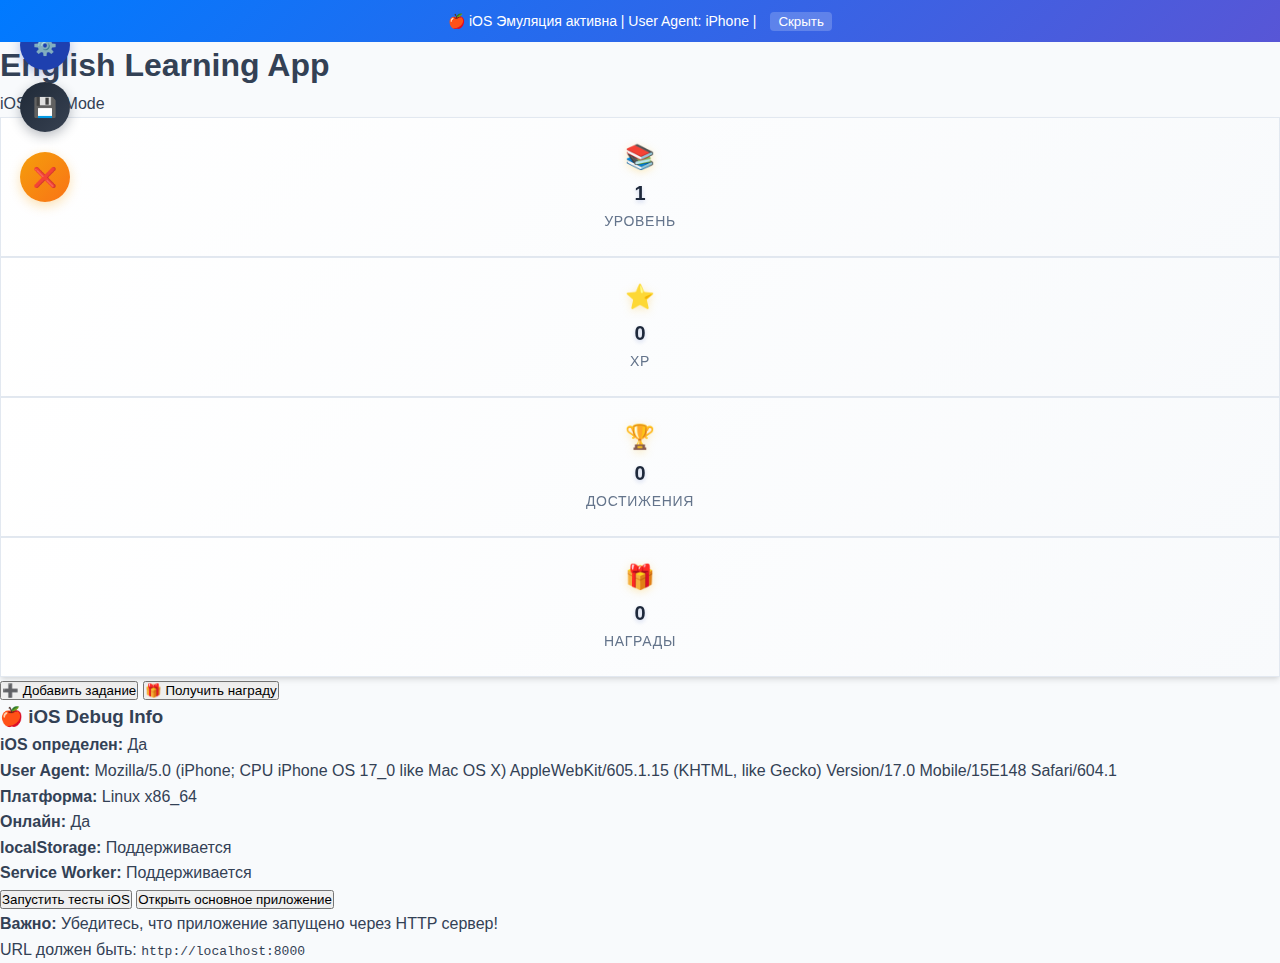
<file: test-app-ios.html>
<!DOCTYPE html>
<html lang="ru">
<head>
    <meta charset="UTF-8">
    <meta name="viewport" content="width=device-width, initial-scale=1.0">
    <title>English Learning App - iOS Test</title>
    
    <!-- iOS PWA мета-теги -->
    <meta name="mobile-web-app-capable" content="yes">
    <meta name="apple-mobile-web-app-capable" content="yes">
    <meta name="apple-mobile-web-app-status-bar-style" content="default">
    <meta name="apple-mobile-web-app-title" content="English Learning">
    <meta name="format-detection" content="telephone=no">
    <meta name="msapplication-tap-highlight" content="no">
    
    <!-- Иконки для iOS -->
    <link rel="apple-touch-icon" href="./icons/apple-touch-icon-180x180.svg">
    <link rel="apple-touch-icon" sizes="152x152" href="./icons/apple-touch-icon-ipad-152x152.svg">
    <link rel="apple-touch-icon" sizes="120x120" href="./icons/apple-touch-icon-iphone-120x120.svg">
    
    <!-- Стили -->
    <link rel="stylesheet" href="styles.css">
    <link rel="stylesheet" href="animations-fix.css">
    <link rel="stylesheet" href="z-index-fix.css">
    
    <!-- Manifest -->
    <link rel="manifest" href="manifest.json">
    
    <style>
        /* iOS специфичные стили */
        body {
            -webkit-touch-callout: none;
            -webkit-user-select: none;
            -webkit-tap-highlight-color: transparent;
            font-family: -apple-system, BlinkMacSystemFont, 'Segoe UI', Roboto, sans-serif;
        }
        
        .ios-test-banner {
            background: linear-gradient(135deg, #007aff, #5856d6);
            color: white;
            padding: 10px;
            text-align: center;
            font-size: 14px;
            position: fixed;
            top: 0;
            left: 0;
            right: 0;
            z-index: 10000;
        }
        
        .ios-test-banner.hidden {
            display: none;
        }
        
        /* Сдвигаем контент вниз для баннера */
        body {
            padding-top: 40px;
        }
    </style>
</head>
<body>
    <!-- iOS тест баннер -->
    <div class="ios-test-banner" id="iosTestBanner">
        🍎 iOS Эмуляция активна | User Agent: iPhone | <button onclick="toggleBanner()" style="background: rgba(255,255,255,0.2); border: none; color: white; padding: 2px 8px; border-radius: 4px; margin-left: 10px;">Скрыть</button>
    </div>

    <!-- Основное приложение -->
    <div id="app">
        <!-- Settings Panel -->
        <div class="settings-panel">
            <button class="settings-btn" onclick="toggleSettingsMenu()" aria-label="Открыть настройки" aria-haspopup="true" aria-expanded="false">
                ⚙️
            </button>
            
            <!-- PWA Install Button -->
            <button id="install-pwa-btn" class="install-pwa-btn" style="display: none;" aria-label="Установить приложение">
                📱 Установить
            </button>

            <button class="save-btn" onclick="saveDataToFirebase()" aria-label="Сохранить данные" title="Сохранить в Firebase">
                <span class="save-icon">💾</span>
                <span class="save-text">Сохранить</span>
            </button>
            <button class="exit-btn" onclick="exitApp()" aria-label="Выход" title="Сохранить и выйти">
                <span class="exit-icon">❌</span>
            </button>
            <div class="settings-menu" id="settingsMenu">
                <!-- Кнопка закрытия -->
                <div class="settings-close-btn" onclick="closeSettingsMenu()" aria-label="Закрыть настройки">
                    ✕
                </div>
                <!-- Основные настройки -->
                <div class="settings-section">
                    <h3>Основные настройки</h3>
                    <div class="settings-item" onclick="installPWA()" id="pwaInstallMenuItem">
                        📱
                        Установить приложение
                    </div>
                    <div class="settings-item" onclick="showAccountSelection()">
                        👤
                        Сменить учетную запись
                    </div>
                    <div class="settings-item" onclick="showPinSetup()">
                        🔐
                        Установить PIN-код
                    </div>
                    <div class="settings-item" onclick="showPinChange()">
                        🔑
                        Сменить PIN-код
                    </div>
                </div>
                
                <!-- Управление данными -->
                <div class="settings-section">
                    <h3>Управление данными</h3>
                    <div class="settings-item" onclick="showBackupManager()">
                        💾
                        Управление бэкапами
                    </div>
                    <div class="settings-item" onclick="exportData()">
                        📤
                        Экспорт данных
                    </div>
                    <div class="settings-item" onclick="document.getElementById('importFile').click()">
                        📥
                        Импорт данных
                    </div>
                    <input type="file" id="importFile" accept=".json" style="display: none;" onchange="importData(event)">
                </div>
                
                <!-- О приложении -->
                <div class="settings-section">
                    <h3>О приложении</h3>
                    <div class="settings-item" onclick="showAbout()">
                        ℹ️
                        О программе
                    </div>
                    <div class="settings-item" onclick="showHelp()">
                        ❓
                        Помощь
                    </div>
                </div>
            </div>
        </div>

        <!-- Main Content -->
        <div class="main-content">
            <div class="header">
                <h1>English Learning App</h1>
                <p>iOS Test Mode</p>
            </div>
            
            <div class="stats-grid">
                <div class="stat-card">
                    <div class="stat-icon">📚</div>
                    <div class="stat-value" id="currentLevel">1</div>
                    <div class="stat-label">Уровень</div>
                </div>
                <div class="stat-card">
                    <div class="stat-icon">⭐</div>
                    <div class="stat-value" id="totalXP">0</div>
                    <div class="stat-label">XP</div>
                </div>
                <div class="stat-card">
                    <div class="stat-icon">🏆</div>
                    <div class="stat-value" id="achievementsUnlocked">0</div>
                    <div class="stat-label">Достижения</div>
                </div>
                <div class="stat-card">
                    <div class="stat-icon">🎁</div>
                    <div class="stat-value" id="rewardsReceived">0</div>
                    <div class="stat-label">Награды</div>
                </div>
            </div>
            
            <div class="actions">
                <button class="action-btn" onclick="showTaskModal()">
                    ➕ Добавить задание
                </button>
                <button class="action-btn" onclick="showRewardModal()">
                    🎁 Получить награду
                </button>
            </div>
            
            <div class="ios-debug">
                <h3>🍎 iOS Debug Info</h3>
                <div id="iosDebugInfo"></div>
                <button onclick="runIOSTests()" class="test-btn">Запустить тесты iOS</button>
                <button onclick="openMainApp()" class="test-btn">Открыть основное приложение</button>
                <div class="test-info">
                    <p><strong>Важно:</strong> Убедитесь, что приложение запущено через HTTP сервер!</p>
                    <p>URL должен быть: <code>http://localhost:8000</code></p>
                </div>
            </div>
        </div>
    </div>

    <!-- Firebase CDN -->
    <script src="https://www.gstatic.com/firebasejs/10.7.1/firebase-app-compat.js"></script>
    <script src="https://www.gstatic.com/firebasejs/10.7.1/firebase-firestore-compat.js"></script>
    
    <script>
        // Firebase конфигурация
        const firebaseConfig = {
            apiKey: "AIzaSyBvQvQvQvQvQvQvQvQvQvQvQvQvQvQvQvQ",
            authDomain: "english-learning-6dd75.firebaseapp.com",
            projectId: "english-learning-6dd75",
            storageBucket: "english-learning-6dd75.appspot.com",
            messagingSenderId: "695373353831",
            appId: "1:695373353831:web:74192c1f632282931155c2"
        };

        // Инициализация Firebase
        firebase.initializeApp(firebaseConfig);
        const db = firebase.firestore();
        
        // Экспортируем для основного приложения
        window.db = db;
        window.doc = (collection, docId) => {
            console.log('📄 window.doc called with:', collection, docId);
            // Проверяем, что это не объект Firestore
            if (collection && typeof collection === 'object' && collection.firestore) {
                // Это уже объект Firestore, возвращаем как есть
                return collection;
            }
            if (typeof collection === 'string' && typeof docId === 'string') {
                return db.collection(collection).doc(docId);
            } else {
                console.error('❌ Invalid parameters for window.doc:', collection, docId);
                return null;
            }
        };
        window.getDoc = (docRef) => {
            console.log('📖 window.getDoc called with:', docRef);
            return docRef.get();
        };
        window.setDoc = (docRef, data) => {
            console.log('💾 window.setDoc called with:', docRef, data);
            return docRef.set(data);
        };
        
        console.log('🔥 Firebase инициализирован для iOS теста');
    </script>

    <!-- iOS тест скрипт -->
    <script src="test-ios-functions.js"></script>
    
    <!-- Основное приложение -->
    <script src="app.js"></script>
    
    <script>
        // iOS эмуляция
        function toggleBanner() {
            const banner = document.getElementById('iosTestBanner');
            banner.classList.toggle('hidden');
        }
        
        function runIOSTests() {
            console.log('🧪 Запуск iOS тестов...');
            if (window.testIOS) {
                window.testIOS.initialization();
            }
        }

        function openMainApp() {
            console.log('🚀 Открытие основного приложения...');
            window.open('http://localhost:8000', '_blank');
        }
        
        function updateIOSDebugInfo() {
            const debugDiv = document.getElementById('iosDebugInfo');
            const isIOS = /iPad|iPhone|iPod/.test(navigator.userAgent) && !window.MSStream;
            debugDiv.innerHTML = `
                <p><strong>iOS определен:</strong> ${isIOS ? 'Да' : 'Нет'}</p>
                <p><strong>User Agent:</strong> ${navigator.userAgent}</p>
                <p><strong>Платформа:</strong> ${navigator.platform}</p>
                <p><strong>Онлайн:</strong> ${navigator.onLine ? 'Да' : 'Нет'}</p>
                <p><strong>localStorage:</strong> ${typeof(Storage) !== "undefined" ? 'Поддерживается' : 'Не поддерживается'}</p>
                <p><strong>Service Worker:</strong> ${'serviceWorker' in navigator ? 'Поддерживается' : 'Не поддерживается'}</p>
            `;
        }
        
        // Инициализация
        document.addEventListener('DOMContentLoaded', function() {
            console.log('🍎 iOS тест приложение загружено');
            updateIOSDebugInfo();
            
            // Обновляем информацию каждые 5 секунд
            setInterval(updateIOSDebugInfo, 5000);
        });
    </script>
</body>
</html>
</file>
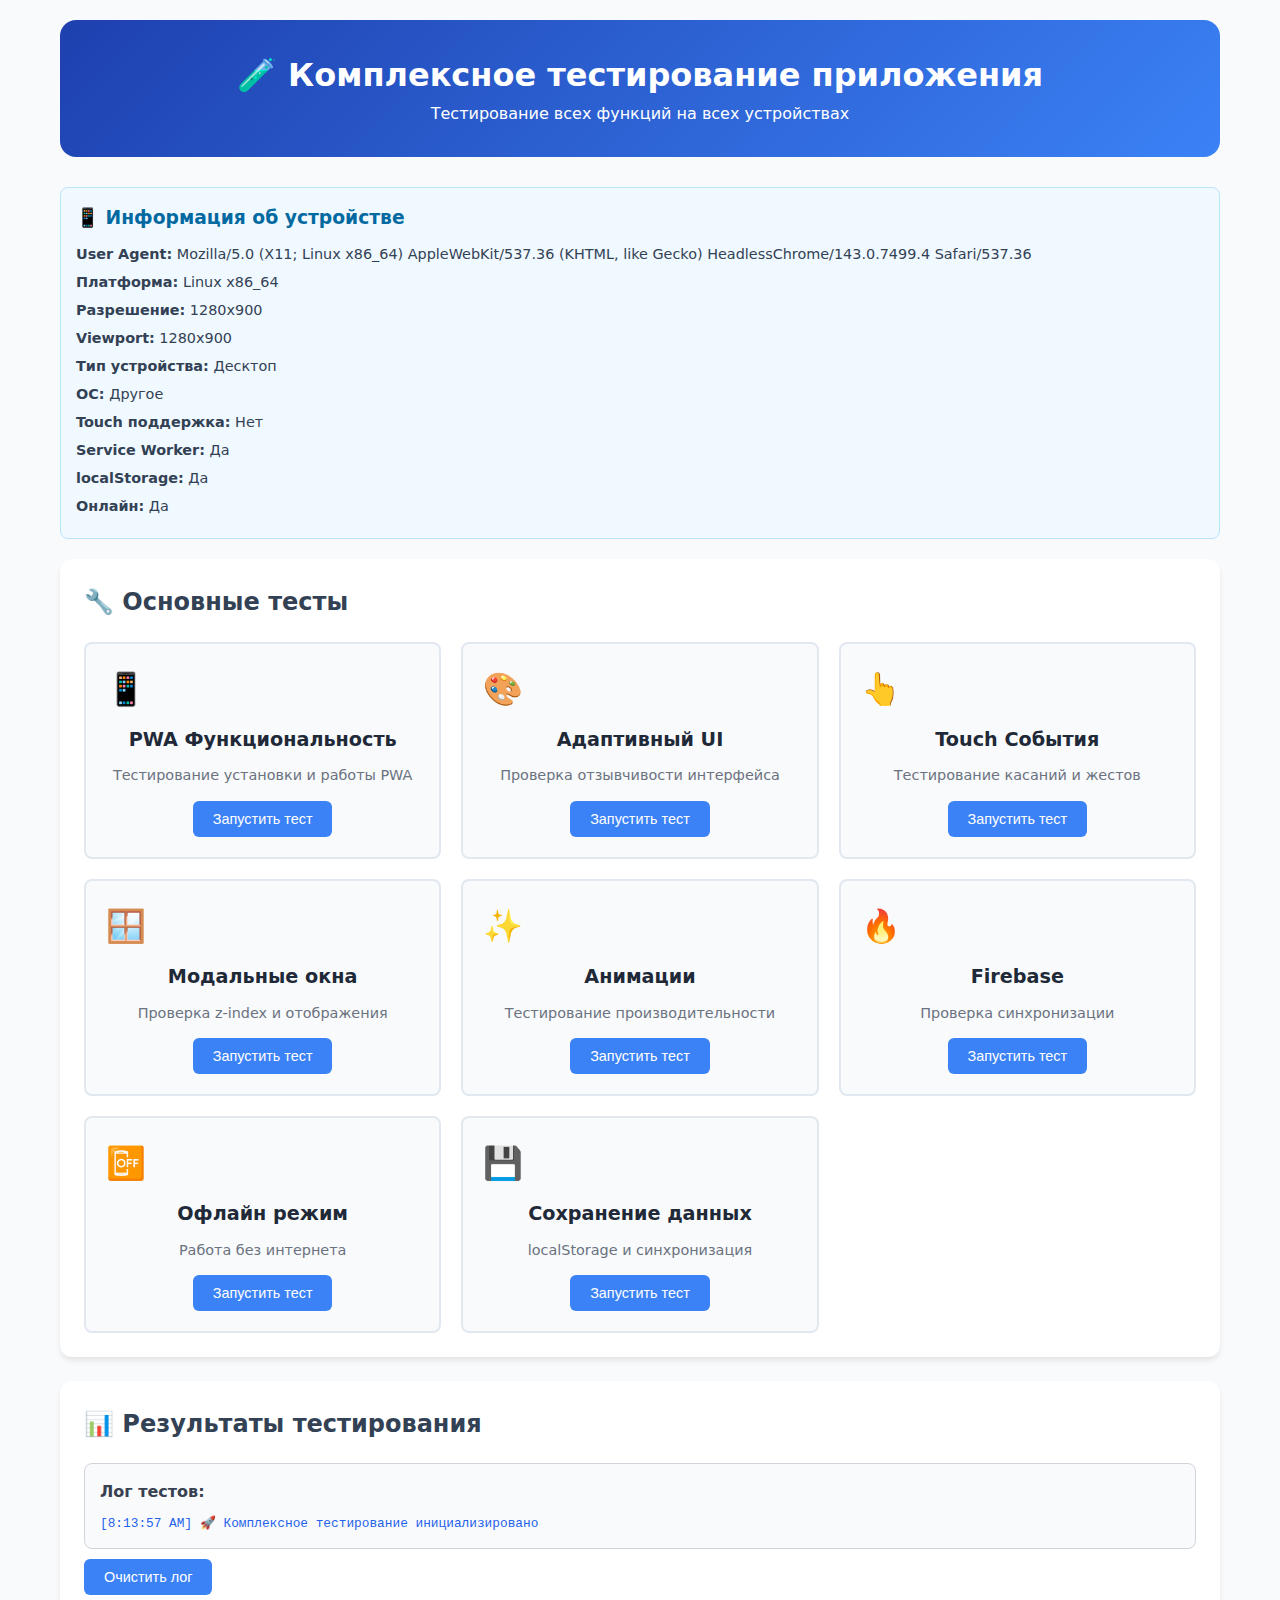
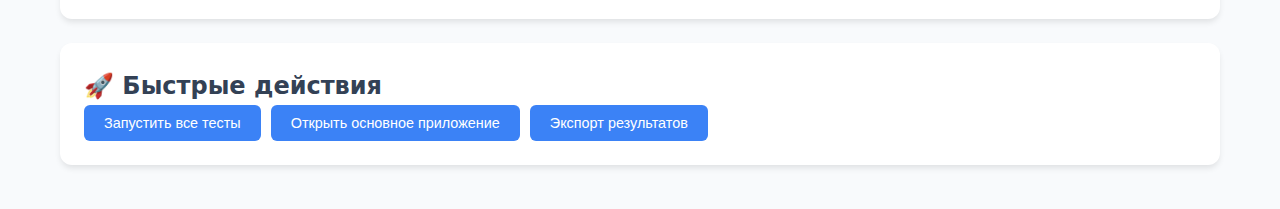
<file: test-comprehensive.html>
<!DOCTYPE html>
<html lang="ru">
<head>
    <meta charset="UTF-8">
    <meta name="viewport" content="width=device-width, initial-scale=1.0, maximum-scale=1.0, user-scalable=no, viewport-fit=cover">
    <title>Комплексное тестирование приложения</title>
    
    <!-- PWA мета-теги -->
    <meta name="apple-mobile-web-app-capable" content="yes">
    <meta name="apple-mobile-web-app-status-bar-style" content="black-translucent">
    <meta name="apple-mobile-web-app-title" content="English Learning Test">
    <meta name="format-detection" content="telephone=no">
    <meta name="msapplication-tap-highlight" content="no">
    
    <!-- Стили -->
    <link rel="stylesheet" href="styles.css">
    <link rel="stylesheet" href="animations-fix.css">
    <link rel="stylesheet" href="z-index-fix.css">
    
    <style>
        .test-container {
            max-width: 1200px;
            margin: 0 auto;
            padding: 20px;
            background: #f8fafc;
            min-height: 100vh;
        }
        
        .test-header {
            background: linear-gradient(135deg, #1e40af, #3b82f6);
            color: white;
            padding: 30px;
            border-radius: 16px;
            margin-bottom: 30px;
            text-align: center;
        }
        
        .test-section {
            background: white;
            border-radius: 12px;
            padding: 24px;
            margin-bottom: 24px;
            box-shadow: 0 4px 6px -1px rgba(0, 0, 0, 0.1);
        }
        
        .test-grid {
            display: grid;
            grid-template-columns: repeat(auto-fit, minmax(300px, 1fr));
            gap: 20px;
            margin-top: 20px;
        }
        
        .test-card {
            background: #f8fafc;
            border: 2px solid #e2e8f0;
            border-radius: 8px;
            padding: 20px;
            text-align: center;
            transition: all 0.3s ease;
        }
        
        .test-card:hover {
            border-color: #3b82f6;
            transform: translateY(-2px);
            box-shadow: 0 8px 25px -5px rgba(59, 130, 246, 0.2);
        }
        
        .test-card.success {
            border-color: #10b981;
            background: #f0fdf4;
        }
        
        .test-card.error {
            border-color: #ef4444;
            background: #fef2f2;
        }
        
        .test-card.warning {
            border-color: #f59e0b;
            background: #fffbeb;
        }
        
        .test-icon {
            font-size: 2rem;
            margin-bottom: 10px;
        }
        
        .test-title {
            font-size: 1.2rem;
            font-weight: 600;
            margin-bottom: 10px;
            color: #1f2937;
        }
        
        .test-description {
            font-size: 0.9rem;
            color: #6b7280;
            margin-bottom: 15px;
        }
        
        .test-button {
            background: #3b82f6;
            color: white;
            border: none;
            padding: 10px 20px;
            border-radius: 6px;
            cursor: pointer;
            font-size: 0.9rem;
            transition: all 0.2s ease;
        }
        
        .test-button:hover {
            background: #2563eb;
            transform: translateY(-1px);
        }
        
        .test-button:disabled {
            background: #9ca3af;
            cursor: not-allowed;
        }
        
        .device-info {
            background: #f0f9ff;
            border: 1px solid #bae6fd;
            border-radius: 8px;
            padding: 15px;
            margin-bottom: 20px;
        }
        
        .device-info h3 {
            color: #0369a1;
            margin-bottom: 10px;
        }
        
        .device-info p {
            margin: 5px 0;
            font-size: 0.9rem;
        }
        
        .test-results {
            background: #f9fafb;
            border: 1px solid #d1d5db;
            border-radius: 8px;
            padding: 15px;
            margin-top: 20px;
            max-height: 300px;
            overflow-y: auto;
        }
        
        .test-results h4 {
            color: #374151;
            margin-bottom: 10px;
        }
        
        .test-log {
            font-family: monospace;
            font-size: 0.8rem;
            line-height: 1.4;
        }
        
        .test-log .success { color: #059669; }
        .test-log .error { color: #dc2626; }
        .test-log .warning { color: #d97706; }
        .test-log .info { color: #2563eb; }
        
        @media (max-width: 768px) {
            .test-container {
                padding: 10px;
            }
            
            .test-grid {
                grid-template-columns: 1fr;
                gap: 15px;
            }
            
            .test-card {
                padding: 15px;
            }
        }
    </style>
</head>
<body>
    <div class="test-container">
        <div class="test-header">
            <h1>🧪 Комплексное тестирование приложения</h1>
            <p>Тестирование всех функций на всех устройствах</p>
        </div>
        
        <div class="device-info">
            <h3>📱 Информация об устройстве</h3>
            <div id="deviceInfo"></div>
        </div>
        
        <div class="test-section">
            <h2>🔧 Основные тесты</h2>
            <div class="test-grid">
                <div class="test-card" id="pwaTest">
                    <div class="test-icon">📱</div>
                    <div class="test-title">PWA Функциональность</div>
                    <div class="test-description">Тестирование установки и работы PWA</div>
                    <button class="test-button" onclick="testPWA()">Запустить тест</button>
                </div>
                
                <div class="test-card" id="uiTest">
                    <div class="test-icon">🎨</div>
                    <div class="test-title">Адаптивный UI</div>
                    <div class="test-description">Проверка отзывчивости интерфейса</div>
                    <button class="test-button" onclick="testUI()">Запустить тест</button>
                </div>
                
                <div class="test-card" id="touchTest">
                    <div class="test-icon">👆</div>
                    <div class="test-title">Touch События</div>
                    <div class="test-description">Тестирование касаний и жестов</div>
                    <button class="test-button" onclick="testTouch()">Запустить тест</button>
                </div>
                
                <div class="test-card" id="modalTest">
                    <div class="test-icon">🪟</div>
                    <div class="test-title">Модальные окна</div>
                    <div class="test-description">Проверка z-index и отображения</div>
                    <button class="test-button" onclick="testModals()">Запустить тест</button>
                </div>
                
                <div class="test-card" id="animationTest">
                    <div class="test-icon">✨</div>
                    <div class="test-title">Анимации</div>
                    <div class="test-description">Тестирование производительности</div>
                    <button class="test-button" onclick="testAnimations()">Запустить тест</button>
                </div>
                
                <div class="test-card" id="firebaseTest">
                    <div class="test-icon">🔥</div>
                    <div class="test-title">Firebase</div>
                    <div class="test-description">Проверка синхронизации</div>
                    <button class="test-button" onclick="testFirebase()">Запустить тест</button>
                </div>
                
                <div class="test-card" id="offlineTest">
                    <div class="test-icon">📴</div>
                    <div class="test-title">Офлайн режим</div>
                    <div class="test-description">Работа без интернета</div>
                    <button class="test-button" onclick="testOffline()">Запустить тест</button>
                </div>
                
                <div class="test-card" id="dataTest">
                    <div class="test-icon">💾</div>
                    <div class="test-title">Сохранение данных</div>
                    <div class="test-description">localStorage и синхронизация</div>
                    <button class="test-button" onclick="testDataPersistence()">Запустить тест</button>
                </div>
            </div>
        </div>
        
        <div class="test-section">
            <h2>📊 Результаты тестирования</h2>
            <div class="test-results">
                <h4>Лог тестов:</h4>
                <div class="test-log" id="testLog"></div>
            </div>
            <button class="test-button" onclick="clearLog()" style="margin-top: 10px;">Очистить лог</button>
        </div>
        
        <div class="test-section">
            <h2>🚀 Быстрые действия</h2>
            <div style="display: flex; gap: 10px; flex-wrap: wrap;">
                <button class="test-button" onclick="runAllTests()">Запустить все тесты</button>
                <button class="test-button" onclick="openMainApp()">Открыть основное приложение</button>
                <button class="test-button" onclick="exportTestResults()">Экспорт результатов</button>
            </div>
        </div>
    </div>

    <script>
        // Глобальные переменные для тестирования
        let testResults = {};
        let currentTest = null;
        
        // Инициализация
        document.addEventListener('DOMContentLoaded', function() {
            updateDeviceInfo();
            log('🚀 Комплексное тестирование инициализировано', 'info');
        });
        
        // Обновление информации об устройстве
        function updateDeviceInfo() {
            const deviceInfo = document.getElementById('deviceInfo');
            const isIOS = /iPad|iPhone|iPod/.test(navigator.userAgent) && !window.MSStream;
            const isAndroid = /Android/.test(navigator.userAgent);
            const isMobile = /Mobi|Android/i.test(navigator.userAgent);
            const isTablet = /iPad|Android/i.test(navigator.userAgent) && !/Mobile/i.test(navigator.userAgent);
            
            deviceInfo.innerHTML = `
                <p><strong>User Agent:</strong> ${navigator.userAgent}</p>
                <p><strong>Платформа:</strong> ${navigator.platform}</p>
                <p><strong>Разрешение:</strong> ${screen.width}x${screen.height}</p>
                <p><strong>Viewport:</strong> ${window.innerWidth}x${window.innerHeight}</p>
                <p><strong>Тип устройства:</strong> ${isTablet ? 'Планшет' : isMobile ? 'Мобильное' : 'Десктоп'}</p>
                <p><strong>ОС:</strong> ${isIOS ? 'iOS' : isAndroid ? 'Android' : 'Другое'}</p>
                <p><strong>Touch поддержка:</strong> ${('ontouchstart' in window) ? 'Да' : 'Нет'}</p>
                <p><strong>Service Worker:</strong> ${('serviceWorker' in navigator) ? 'Да' : 'Нет'}</p>
                <p><strong>localStorage:</strong> ${typeof(Storage) !== "undefined" ? 'Да' : 'Нет'}</p>
                <p><strong>Онлайн:</strong> ${navigator.onLine ? 'Да' : 'Нет'}</p>
            `;
        }
        
        // Система логирования
        function log(message, type = 'info') {
            const testLog = document.getElementById('testLog');
            const timestamp = new Date().toLocaleTimeString();
            const logEntry = document.createElement('div');
            logEntry.className = type;
            logEntry.textContent = `[${timestamp}] ${message}`;
            testLog.appendChild(logEntry);
            testLog.scrollTop = testLog.scrollHeight;
            console.log(`[${type.toUpperCase()}] ${message}`);
        }
        
        // Обновление статуса теста
        function updateTestStatus(testId, status, message = '') {
            const testCard = document.getElementById(testId);
            testCard.className = `test-card ${status}`;
            
            if (message) {
                const description = testCard.querySelector('.test-description');
                description.textContent = message;
            }
            
            testResults[testId] = { status, message, timestamp: new Date() };
        }
        
        // Тест PWA функциональности
        async function testPWA() {
            log('📱 Запуск теста PWA функциональности...', 'info');
            updateTestStatus('pwaTest', 'warning', 'Тестирование...');
            
            try {
                // Проверка манифеста
                const manifestResponse = await fetch('./manifest.json');
                if (!manifestResponse.ok) throw new Error('Manifest не найден');
                const manifest = await manifestResponse.json();
                log('✅ Manifest загружен успешно', 'success');
                
                // Проверка Service Worker
                if ('serviceWorker' in navigator) {
                    const registration = await navigator.serviceWorker.register('./sw.js');
                    log('✅ Service Worker зарегистрирован', 'success');
                } else {
                    throw new Error('Service Worker не поддерживается');
                }
                
                // Проверка установки PWA
                const isInstalled = window.matchMedia('(display-mode: standalone)').matches;
                log(`PWA установлен: ${isInstalled ? 'Да' : 'Нет'}`, isInstalled ? 'success' : 'warning');
                
                updateTestStatus('pwaTest', 'success', 'PWA работает корректно');
                log('✅ Тест PWA завершен успешно', 'success');
            } catch (error) {
                log(`❌ Ошибка PWA теста: ${error.message}`, 'error');
                updateTestStatus('pwaTest', 'error', `Ошибка: ${error.message}`);
            }
        }
        
        // Тест адаптивного UI
        function testUI() {
            log('🎨 Запуск теста адаптивного UI...', 'info');
            updateTestStatus('uiTest', 'warning', 'Тестирование...');
            
            try {
                const viewportWidth = window.innerWidth;
                const viewportHeight = window.innerHeight;
                
                // Проверка медиа-запросов
                const isMobile = viewportWidth <= 768;
                const isTablet = viewportWidth > 768 && viewportWidth <= 1024;
                const isDesktop = viewportWidth > 1024;
                
                log(`Размер экрана: ${viewportWidth}x${viewportHeight}`, 'info');
                log(`Тип устройства: ${isMobile ? 'Мобильное' : isTablet ? 'Планшет' : 'Десктоп'}`, 'info');
                
                // Проверка элементов
                const container = document.querySelector('.test-container');
                if (container) {
                    const containerWidth = container.offsetWidth;
                    log(`Контейнер: ${containerWidth}px`, 'info');
                }
                
                // Проверка сетки
                const grid = document.querySelector('.test-grid');
                if (grid) {
                    const gridStyle = window.getComputedStyle(grid);
                    const gridColumns = gridStyle.gridTemplateColumns;
                    log(`Сетка: ${gridColumns}`, 'info');
                }
                
                updateTestStatus('uiTest', 'success', 'UI адаптивен');
                log('✅ Тест UI завершен успешно', 'success');
            } catch (error) {
                log(`❌ Ошибка UI теста: ${error.message}`, 'error');
                updateTestStatus('uiTest', 'error', `Ошибка: ${error.message}`);
            }
        }
        
        // Тест touch событий
        function testTouch() {
            log('👆 Запуск теста touch событий...', 'info');
            updateTestStatus('touchTest', 'warning', 'Тестирование...');
            
            try {
                const touchSupported = 'ontouchstart' in window || navigator.maxTouchPoints > 0;
                log(`Touch поддержка: ${touchSupported ? 'Да' : 'Нет'}`, touchSupported ? 'success' : 'warning');
                
                if (touchSupported) {
                    // Создаем тестовый элемент
                    const testElement = document.createElement('div');
                    testElement.style.cssText = `
                        position: fixed;
                        top: 50%;
                        left: 50%;
                        transform: translate(-50%, -50%);
                        width: 100px;
                        height: 100px;
                        background: #3b82f6;
                        border-radius: 50%;
                        z-index: 10000;
                        display: flex;
                        align-items: center;
                        justify-content: center;
                        color: white;
                        font-weight: bold;
                        cursor: pointer;
                    `;
                    testElement.textContent = 'Коснись';
                    
                    let touchEvents = [];
                    
                    testElement.addEventListener('touchstart', (e) => {
                        touchEvents.push('touchstart');
                        log('👆 touchstart событие', 'success');
                        testElement.style.background = '#10b981';
                    });
                    
                    testElement.addEventListener('touchend', (e) => {
                        touchEvents.push('touchend');
                        log('👆 touchend событие', 'success');
                        testElement.style.background = '#3b82f6';
                    });
                    
                    testElement.addEventListener('touchmove', (e) => {
                        touchEvents.push('touchmove');
                        log('👆 touchmove событие', 'success');
                    });
                    
                    document.body.appendChild(testElement);
                    
                    // Удаляем элемент через 5 секунд
                    setTimeout(() => {
                        document.body.removeChild(testElement);
                        log(`Touch события зарегистрированы: ${touchEvents.join(', ')}`, 'info');
                        updateTestStatus('touchTest', 'success', 'Touch работает');
                        log('✅ Тест touch завершен успешно', 'success');
                    }, 5000);
                } else {
                    updateTestStatus('touchTest', 'warning', 'Touch не поддерживается');
                    log('⚠️ Touch события не поддерживаются на этом устройстве', 'warning');
                }
            } catch (error) {
                log(`❌ Ошибка touch теста: ${error.message}`, 'error');
                updateTestStatus('touchTest', 'error', `Ошибка: ${error.message}`);
            }
        }
        
        // Тест модальных окон
        function testModals() {
            log('🪟 Запуск теста модальных окон...', 'info');
            updateTestStatus('modalTest', 'warning', 'Тестирование...');
            
            try {
                // Создаем тестовое модальное окно
                const modal = document.createElement('div');
                modal.className = 'modal';
                modal.style.cssText = `
                    position: fixed;
                    top: 0;
                    left: 0;
                    width: 100%;
                    height: 100%;
                    background: rgba(0, 0, 0, 0.5);
                    z-index: 10000;
                    display: flex;
                    align-items: center;
                    justify-content: center;
                `;
                
                const modalContent = document.createElement('div');
                modalContent.style.cssText = `
                    background: white;
                    padding: 30px;
                    border-radius: 12px;
                    max-width: 400px;
                    width: 90%;
                    text-align: center;
                `;
                
                modalContent.innerHTML = `
                    <h3>Тестовое модальное окно</h3>
                    <p>Проверка z-index и отображения</p>
                    <button onclick="this.closest('.modal').remove()" style="
                        background: #3b82f6;
                        color: white;
                        border: none;
                        padding: 10px 20px;
                        border-radius: 6px;
                        cursor: pointer;
                        margin-top: 15px;
                    ">Закрыть</button>
                `;
                
                modal.appendChild(modalContent);
                document.body.appendChild(modal);
                
                // Проверяем z-index
                const computedStyle = window.getComputedStyle(modal);
                const zIndex = computedStyle.zIndex;
                log(`Z-index модального окна: ${zIndex}`, 'info');
                
                // Проверяем позиционирование
                const rect = modal.getBoundingClientRect();
                log(`Позиция модального окна: ${rect.top}, ${rect.left}`, 'info');
                
                updateTestStatus('modalTest', 'success', 'Модальные окна работают');
                log('✅ Тест модальных окон завершен успешно', 'success');
                
                // Автоматически закрываем через 3 секунды
                setTimeout(() => {
                    if (document.body.contains(modal)) {
                        document.body.removeChild(modal);
                    }
                }, 3000);
                
            } catch (error) {
                log(`❌ Ошибка модального теста: ${error.message}`, 'error');
                updateTestStatus('modalTest', 'error', `Ошибка: ${error.message}`);
            }
        }
        
        // Тест анимаций
        function testAnimations() {
            log('✨ Запуск теста анимаций...', 'info');
            updateTestStatus('animationTest', 'warning', 'Тестирование...');
            
            try {
                // Создаем тестовый элемент с анимацией
                const testElement = document.createElement('div');
                testElement.style.cssText = `
                    position: fixed;
                    top: 50%;
                    left: 50%;
                    transform: translate(-50%, -50%);
                    width: 100px;
                    height: 100px;
                    background: linear-gradient(45deg, #3b82f6, #8b5cf6);
                    border-radius: 50%;
                    z-index: 10000;
                    animation: testAnimation 2s ease-in-out infinite;
                `;
                
                // Добавляем CSS анимацию
                const style = document.createElement('style');
                style.textContent = `
                    @keyframes testAnimation {
                        0% { transform: translate(-50%, -50%) scale(1) rotate(0deg); }
                        50% { transform: translate(-50%, -50%) scale(1.2) rotate(180deg); }
                        100% { transform: translate(-50%, -50%) scale(1) rotate(360deg); }
                    }
                `;
                document.head.appendChild(style);
                
                document.body.appendChild(testElement);
                
                // Измеряем производительность
                let frameCount = 0;
                const startTime = performance.now();
                
                const countFrames = () => {
                    frameCount++;
                    if (performance.now() - startTime < 2000) {
                        requestAnimationFrame(countFrames);
                    } else {
                        const fps = Math.round(frameCount / 2);
                        log(`FPS анимации: ${fps}`, fps > 30 ? 'success' : 'warning');
                        
                        // Очищаем
                        document.body.removeChild(testElement);
                        document.head.removeChild(style);
                        
                        updateTestStatus('animationTest', fps > 30 ? 'success' : 'warning', 
                            fps > 30 ? 'Анимации плавные' : 'Низкий FPS');
                        log('✅ Тест анимаций завершен', 'success');
                    }
                };
                
                requestAnimationFrame(countFrames);
                
            } catch (error) {
                log(`❌ Ошибка анимационного теста: ${error.message}`, 'error');
                updateTestStatus('animationTest', 'error', `Ошибка: ${error.message}`);
            }
        }
        
        // Тест Firebase
        async function testFirebase() {
            log('🔥 Запуск теста Firebase...', 'info');
            updateTestStatus('firebaseTest', 'warning', 'Тестирование...');
            
            try {
                // Проверяем доступность Firebase
                if (typeof window.db === 'undefined') {
                    throw new Error('Firebase не инициализирован');
                }
                
                log('✅ Firebase инициализирован', 'success');
                
                // Тестируем подключение
                const testData = {
                    test: true,
                    timestamp: new Date().toISOString(),
                    device: navigator.userAgent
                };
                
                // Попытка записи тестовых данных
                try {
                    const testDoc = window.doc(window.collection(window.db, 'test'), 'connection-test');
                    await window.setDoc(testDoc, testData);
                    log('✅ Запись в Firebase успешна', 'success');
                    
                    // Чтение данных
                    const docSnap = await window.getDoc(testDoc);
                    if (docSnap.exists()) {
                        log('✅ Чтение из Firebase успешно', 'success');
                        updateTestStatus('firebaseTest', 'success', 'Firebase работает');
                    } else {
                        throw new Error('Данные не найдены');
                    }
                } catch (firebaseError) {
                    log(`⚠️ Firebase ошибка: ${firebaseError.message}`, 'warning');
                    updateTestStatus('firebaseTest', 'warning', 'Firebase недоступен');
                }
                
                log('✅ Тест Firebase завершен', 'success');
            } catch (error) {
                log(`❌ Ошибка Firebase теста: ${error.message}`, 'error');
                updateTestStatus('firebaseTest', 'error', `Ошибка: ${error.message}`);
            }
        }
        
        // Тест офлайн режима
        function testOffline() {
            log('📴 Запуск теста офлайн режима...', 'info');
            updateTestStatus('offlineTest', 'warning', 'Тестирование...');
            
            try {
                const isOnline = navigator.onLine;
                log(`Статус подключения: ${isOnline ? 'Онлайн' : 'Офлайн'}`, isOnline ? 'success' : 'warning');
                
                // Проверяем Service Worker для офлайн работы
                if ('serviceWorker' in navigator) {
                    navigator.serviceWorker.ready.then(registration => {
                        log('✅ Service Worker готов для офлайн работы', 'success');
                        updateTestStatus('offlineTest', 'success', 'Офлайн режим поддерживается');
                    }).catch(error => {
                        log(`⚠️ Service Worker не готов: ${error.message}`, 'warning');
                        updateTestStatus('offlineTest', 'warning', 'Ограниченная офлайн поддержка');
                    });
                } else {
                    log('❌ Service Worker не поддерживается', 'error');
                    updateTestStatus('offlineTest', 'error', 'Офлайн режим не поддерживается');
                }
                
                // Проверяем localStorage для офлайн данных
                try {
                    localStorage.setItem('offline-test', 'test-value');
                    const testValue = localStorage.getItem('offline-test');
                    if (testValue === 'test-value') {
                        log('✅ localStorage работает для офлайн данных', 'success');
                        localStorage.removeItem('offline-test');
                    } else {
                        throw new Error('localStorage не работает');
                    }
                } catch (storageError) {
                    log(`❌ localStorage ошибка: ${storageError.message}`, 'error');
                    updateTestStatus('offlineTest', 'error', 'Нет офлайн хранения');
                }
                
                log('✅ Тест офлайн режима завершен', 'success');
            } catch (error) {
                log(`❌ Ошибка офлайн теста: ${error.message}`, 'error');
                updateTestStatus('offlineTest', 'error', `Ошибка: ${error.message}`);
            }
        }
        
        // Тест сохранения данных
        function testDataPersistence() {
            log('💾 Запуск теста сохранения данных...', 'info');
            updateTestStatus('dataTest', 'warning', 'Тестирование...');
            
            try {
                // Тест localStorage
                const testData = {
                    timestamp: new Date().toISOString(),
                    test: true,
                    device: navigator.userAgent,
                    random: Math.random()
                };
                
                try {
                    localStorage.setItem('test-persistence', JSON.stringify(testData));
                    const retrievedData = JSON.parse(localStorage.getItem('test-persistence'));
                    
                    if (retrievedData && retrievedData.test === testData.test) {
                        log('✅ localStorage работает корректно', 'success');
                    } else {
                        throw new Error('Данные не совпадают');
                    }
                    
                    localStorage.removeItem('test-persistence');
                } catch (storageError) {
                    log(`❌ localStorage ошибка: ${storageError.message}`, 'error');
                    throw storageError;
                }
                
                // Тест JSON сериализации
                try {
                    const complexData = {
                        tasks: [{ id: 1, name: 'Test' }],
                        progress: { level: 1, xp: 100 },
                        settings: { theme: 'light' }
                    };
                    
                    const serialized = JSON.stringify(complexData);
                    const deserialized = JSON.parse(serialized);
                    
                    if (deserialized.tasks.length === complexData.tasks.length) {
                        log('✅ JSON сериализация работает', 'success');
                    } else {
                        throw new Error('JSON сериализация не работает');
                    }
                } catch (jsonError) {
                    log(`❌ JSON ошибка: ${jsonError.message}`, 'error');
                    throw jsonError;
                }
                
                updateTestStatus('dataTest', 'success', 'Сохранение работает');
                log('✅ Тест сохранения данных завершен успешно', 'success');
                
            } catch (error) {
                log(`❌ Ошибка теста данных: ${error.message}`, 'error');
                updateTestStatus('dataTest', 'error', `Ошибка: ${error.message}`);
            }
        }
        
        // Запуск всех тестов
        async function runAllTests() {
            log('🚀 Запуск всех тестов...', 'info');
            
            const tests = [
                { name: 'PWA', func: testPWA },
                { name: 'UI', func: testUI },
                { name: 'Touch', func: testTouch },
                { name: 'Modals', func: testModals },
                { name: 'Animations', func: testAnimations },
                { name: 'Firebase', func: testFirebase },
                { name: 'Offline', func: testOffline },
                { name: 'Data', func: testDataPersistence }
            ];
            
            for (const test of tests) {
                log(`🔄 Запуск теста: ${test.name}`, 'info');
                try {
                    await test.func();
                    await new Promise(resolve => setTimeout(resolve, 1000)); // Пауза между тестами
                } catch (error) {
                    log(`❌ Ошибка в тесте ${test.name}: ${error.message}`, 'error');
                }
            }
            
            log('🏁 Все тесты завершены', 'info');
            
            // Подсчет результатов
            const results = Object.values(testResults);
            const successCount = results.filter(r => r.status === 'success').length;
            const errorCount = results.filter(r => r.status === 'error').length;
            const warningCount = results.filter(r => r.status === 'warning').length;
            
            log(`📊 Результаты: ✅ ${successCount} успешно, ⚠️ ${warningCount} предупреждений, ❌ ${errorCount} ошибок`, 'info');
        }
        
        // Открытие основного приложения
        function openMainApp() {
            window.open('./index.html', '_blank');
        }
        
        // Экспорт результатов
        function exportTestResults() {
            const results = {
                timestamp: new Date().toISOString(),
                device: {
                    userAgent: navigator.userAgent,
                    platform: navigator.platform,
                    screen: `${screen.width}x${screen.height}`,
                    viewport: `${window.innerWidth}x${window.innerHeight}`,
                    online: navigator.onLine
                },
                tests: testResults
            };
            
            const blob = new Blob([JSON.stringify(results, null, 2)], { type: 'application/json' });
            const url = URL.createObjectURL(blob);
            const a = document.createElement('a');
            a.href = url;
            a.download = `test-results-${new Date().toISOString().split('T')[0]}.json`;
            document.body.appendChild(a);
            a.click();
            document.body.removeChild(a);
            URL.revokeObjectURL(url);
            
            log('📁 Результаты экспортированы', 'success');
        }
        
        // Очистка лога
        function clearLog() {
            document.getElementById('testLog').innerHTML = '';
            testResults = {};
            log('🧹 Лог очищен', 'info');
        }
    </script>
</body>
</html>
</file>
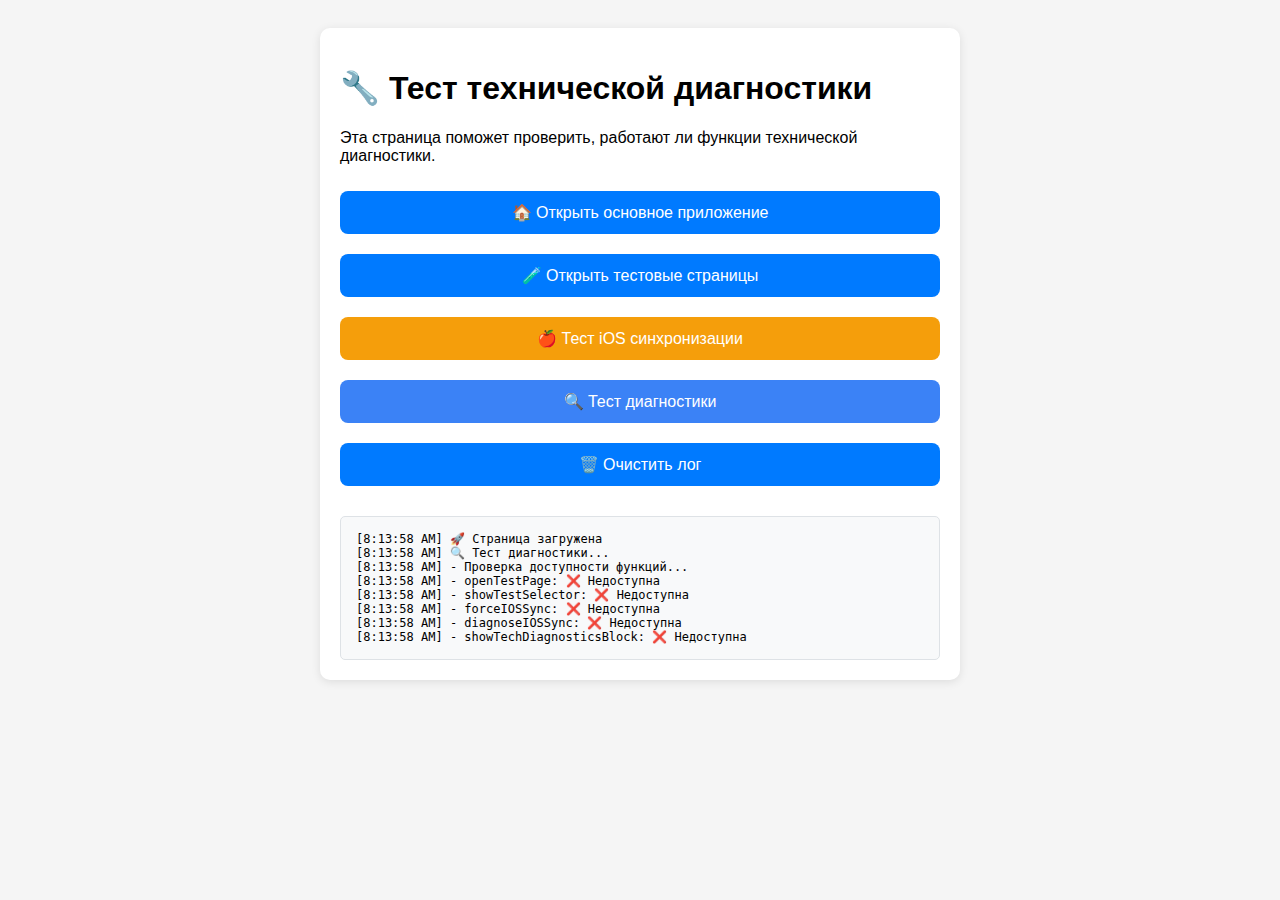
<file: test-diagnostics.html>
<!DOCTYPE html>
<html lang="ru">
<head>
    <meta charset="UTF-8">
    <meta name="viewport" content="width=device-width, initial-scale=1.0">
    <title>Тест технической диагностики</title>
    <style>
        body {
            font-family: Arial, sans-serif;
            padding: 20px;
            background: #f5f5f5;
        }
        .container {
            max-width: 600px;
            margin: 0 auto;
            background: white;
            padding: 20px;
            border-radius: 10px;
            box-shadow: 0 2px 10px rgba(0,0,0,0.1);
        }
        .test-button {
            background: #007aff;
            color: white;
            border: none;
            padding: 12px 20px;
            border-radius: 8px;
            font-size: 16px;
            cursor: pointer;
            width: 100%;
            margin: 10px 0;
        }
        .test-button:hover {
            background: #0056b3;
        }
        .test-button.ios {
            background: #f59e0b;
        }
        .test-button.diagnostic {
            background: #3b82f6;
        }
        .log {
            background: #f8f9fa;
            border: 1px solid #dee2e6;
            border-radius: 5px;
            padding: 15px;
            font-family: monospace;
            font-size: 12px;
            max-height: 300px;
            overflow-y: auto;
            margin-top: 20px;
        }
    </style>
</head>
<body>
    <div class="container">
        <h1>🔧 Тест технической диагностики</h1>
        <p>Эта страница поможет проверить, работают ли функции технической диагностики.</p>
        
        <button class="test-button" onclick="testOpenMainApp()">
            🏠 Открыть основное приложение
        </button>
        
        <button class="test-button" onclick="testOpenTestPages()">
            🧪 Открыть тестовые страницы
        </button>
        
        <button class="test-button ios" onclick="testIOSSync()">
            🍎 Тест iOS синхронизации
        </button>
        
        <button class="test-button diagnostic" onclick="testDiagnostics()">
            🔍 Тест диагностики
        </button>
        
        <button class="test-button" onclick="clearLog()">
            🗑️ Очистить лог
        </button>
        
        <div id="log" class="log"></div>
    </div>

    <script>
        function log(message) {
            const logDiv = document.getElementById('log');
            const timestamp = new Date().toLocaleTimeString();
            logDiv.innerHTML += `[${timestamp}] ${message}<br>`;
            logDiv.scrollTop = logDiv.scrollHeight;
            console.log(message);
        }

        function testOpenMainApp() {
            log('🏠 Открытие основного приложения...');
            window.open('index.html', '_blank');
        }

        function testOpenTestPages() {
            log('🧪 Открытие тестовых страниц...');
            const testPages = ['test.html', 'test-app-ios.html', 'test-iphone.html'];
            testPages.forEach(page => {
                log(`  - Открытие ${page}`);
                window.open(page, '_blank');
            });
        }

        function testIOSSync() {
            log('🍎 Тест iOS синхронизации...');
            const isIOS = /iPad|iPhone|iPod/.test(navigator.userAgent) && !window.MSStream;
            log(`  - iOS устройство: ${isIOS ? 'Да' : 'Нет'}`);
            log(`  - User Agent: ${navigator.userAgent}`);
            log(`  - Платформа: ${navigator.platform}`);
            log(`  - Онлайн: ${navigator.onLine}`);
        }

        function testDiagnostics() {
            log('🔍 Тест диагностики...');
            log('  - Проверка доступности функций...');
            
            const functions = [
                'openTestPage',
                'showTestSelector', 
                'forceIOSSync',
                'diagnoseIOSSync',
                'showTechDiagnosticsBlock'
            ];
            
            functions.forEach(func => {
                const available = typeof window[func] === 'function';
                log(`  - ${func}: ${available ? '✅ Доступна' : '❌ Недоступна'}`);
            });
        }

        function clearLog() {
            document.getElementById('log').innerHTML = '';
        }

        // Автоматический тест при загрузке
        window.addEventListener('load', function() {
            log('🚀 Страница загружена');
            testDiagnostics();
        });
    </script>
</body>
</html>
</file>
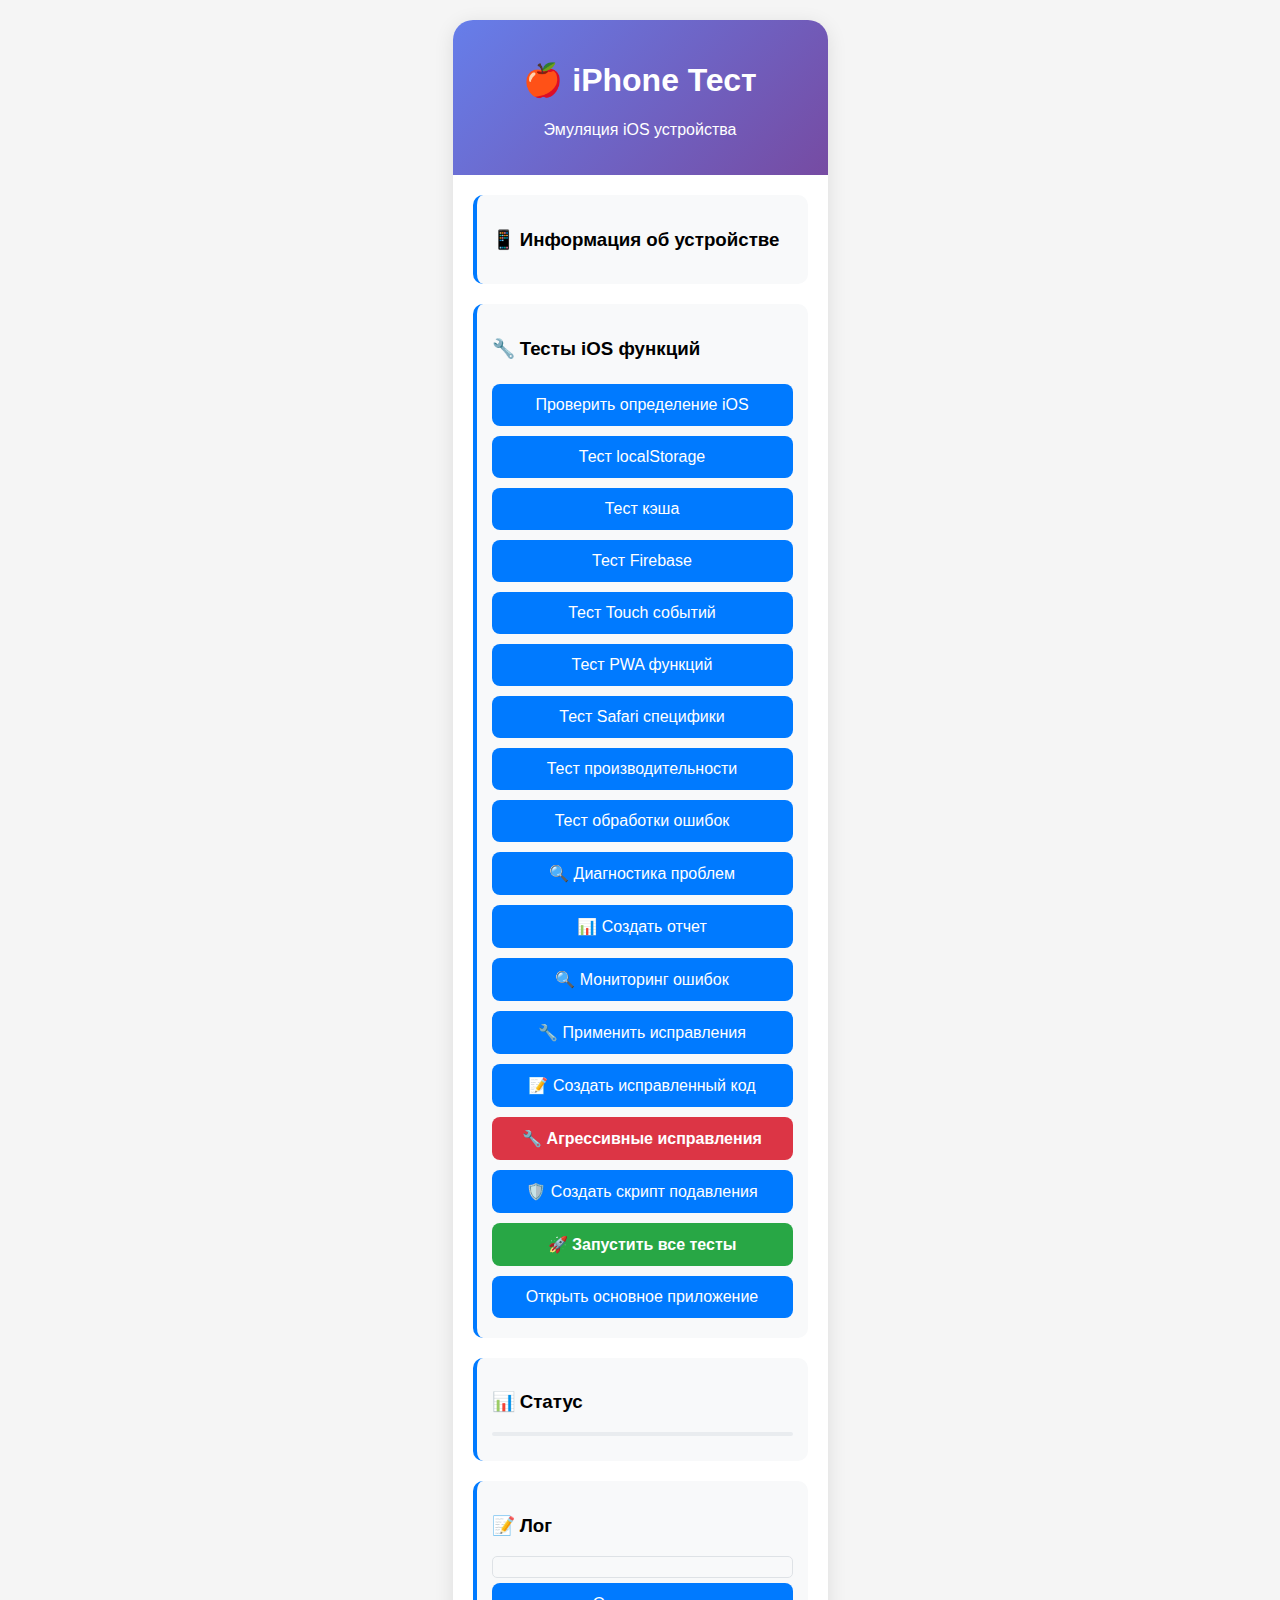
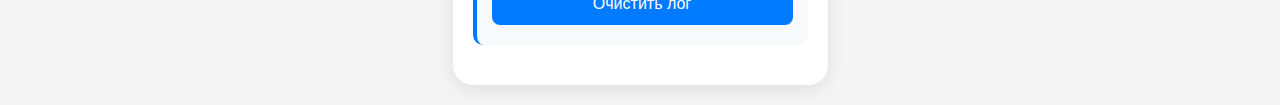
<file: test-iphone.html>
<!DOCTYPE html>
<html lang="ru">
<head>
    <meta charset="UTF-8">
    <meta name="viewport" content="width=device-width, initial-scale=1.0">
    <title>Тест iPhone - English Learning App</title>
    <meta name="description" content="Тестирование iPhone эмуляции для English Learning App">
    <meta name="theme-color" content="#007aff">
    <link rel="manifest" href="data:application/json,{&quot;name&quot;:&quot;iPhone Test App&quot;,&quot;short_name&quot;:&quot;iPhone Test&quot;,&quot;description&quot;:&quot;Тестирование iPhone эмуляции&quot;,&quot;start_url&quot;:&quot;/&quot;,&quot;display&quot;:&quot;standalone&quot;,&quot;background_color&quot;:&quot;#ffffff&quot;,&quot;theme_color&quot;:&quot;#007aff&quot;,&quot;icons&quot;:[{&quot;src&quot;:&quot;[data-uri]&quot;,&quot;sizes&quot;:&quot;192x192&quot;,&quot;type&quot;:&quot;image/svg+xml&quot;}]]}">
    <link rel="apple-touch-icon" href="[data-uri]">
    <style>
        body {
            font-family: -apple-system, BlinkMacSystemFont, 'Segoe UI', Roboto, sans-serif;
            margin: 0;
            padding: 20px;
            background: #f5f5f5;
        }
        .container {
            max-width: 375px;
            margin: 0 auto;
            background: white;
            border-radius: 20px;
            box-shadow: 0 4px 20px rgba(0,0,0,0.1);
            overflow: hidden;
        }
        .header {
            background: linear-gradient(135deg, #667eea 0%, #764ba2 100%);
            color: white;
            padding: 20px;
            text-align: center;
        }
        .content {
            padding: 20px;
        }
        .test-section {
            margin-bottom: 20px;
            padding: 15px;
            background: #f8f9fa;
            border-radius: 10px;
            border-left: 4px solid #007aff;
        }
        .test-button {
            background: #007aff;
            color: white;
            border: none;
            padding: 12px 20px;
            border-radius: 8px;
            font-size: 16px;
            cursor: pointer;
            width: 100%;
            margin: 5px 0;
        }
        .test-button:hover {
            background: #0056b3;
        }
        .status {
            margin-top: 10px;
            padding: 10px;
            border-radius: 5px;
            font-size: 14px;
        }
        .success { background: #d4edda; color: #155724; }
        .error { background: #f8d7da; color: #721c24; }
        .info { background: #d1ecf1; color: #0c5460; }
        .log {
            background: #f8f9fa;
            border: 1px solid #dee2e6;
            border-radius: 5px;
            padding: 10px;
            font-family: monospace;
            font-size: 12px;
            max-height: 200px;
            overflow-y: auto;
            margin-top: 10px;
        }
        .test-element {
            width: 100px;
            height: 100px;
            background: #007aff;
            margin: 10px 0;
            border-radius: 8px;
            display: flex;
            align-items: center;
            justify-content: center;
            color: white;
            font-size: 12px;
            text-align: center;
            cursor: pointer;
            transition: all 0.3s ease;
        }
        .test-element:hover {
            background: #0056b3;
            transform: scale(1.05);
        }
        .test-element:active {
            transform: scale(0.95);
        }
        .progress-bar {
            width: 100%;
            height: 4px;
            background: #e9ecef;
            border-radius: 2px;
            overflow: hidden;
            margin: 10px 0;
        }
        .progress-fill {
            height: 100%;
            background: #007aff;
            width: 0%;
            transition: width 0.3s ease;
        }
        @media (max-width: 480px) {
            .container {
                margin: 0;
                border-radius: 0;
            }
            .content {
                padding: 15px;
            }
            .test-button {
                font-size: 14px;
                padding: 10px 15px;
            }
        }
    </style>
</head>
<body>
    <div class="container">
        <div class="header">
            <h1>🍎 iPhone Тест</h1>
            <p>Эмуляция iOS устройства</p>
        </div>
        
        <div class="content">
            <div class="test-section">
                <h3>📱 Информация об устройстве</h3>
                <div id="deviceInfo"></div>
            </div>
            
            <div class="test-section">
                <h3>🔧 Тесты iOS функций</h3>
                <button class="test-button" onclick="testIOSDetection()">Проверить определение iOS</button>
                <button class="test-button" onclick="testLocalStorage()">Тест localStorage</button>
                <button class="test-button" onclick="testCache()">Тест кэша</button>
                <button class="test-button" onclick="testFirebase()">Тест Firebase</button>
                <button class="test-button" onclick="testTouchEvents()">Тест Touch событий</button>
                <button class="test-button" onclick="testPWA()">Тест PWA функций</button>
                <button class="test-button" onclick="testSafari()">Тест Safari специфики</button>
                <button class="test-button" onclick="testPerformance()">Тест производительности</button>
                <button class="test-button" onclick="testErrorHandling()">Тест обработки ошибок</button>
                <button class="test-button" onclick="diagnoseIssues()">🔍 Диагностика проблем</button>
                <button class="test-button" onclick="generateReport()">📊 Создать отчет</button>
                <button class="test-button" onclick="startErrorMonitoring()">🔍 Мониторинг ошибок</button>
                <button class="test-button" onclick="applyFixes()">🔧 Применить исправления</button>
                <button class="test-button" onclick="generateFixedCode()">📝 Создать исправленный код</button>
                <button class="test-button" onclick="applyAggressiveFixes()" style="background: #dc3545; color: white; font-weight: bold;">🔧 Агрессивные исправления</button>
                <button class="test-button" onclick="createErrorSuppressionScript()">🛡️ Создать скрипт подавления</button>
                <button class="test-button" onclick="runAllTests()" style="background: #28a745; font-weight: bold;">🚀 Запустить все тесты</button>
                <button class="test-button" onclick="openMainApp()">Открыть основное приложение</button>
            </div>
            
            <div class="test-section">
                <h3>📊 Статус</h3>
                <div class="progress-bar">
                    <div class="progress-fill" id="progressFill"></div>
                </div>
                <div id="status"></div>
            </div>
            
            <div class="test-section">
                <h3>📝 Лог</h3>
                <div id="log" class="log"></div>
                <button class="test-button" onclick="clearLog()">Очистить лог</button>
            </div>
        </div>
    </div>

    <!-- Firebase CDN -->
    <script src="https://www.gstatic.com/firebasejs/10.7.1/firebase-app-compat.js"></script>
    <script src="https://www.gstatic.com/firebasejs/10.7.1/firebase-firestore-compat.js"></script>
    
    <script>
        // Firebase конфигурация
        const firebaseConfig = {
            apiKey: "AIzaSyBvQvQvQvQvQvQvQvQvQvQvQvQvQvQvQvQ",
            authDomain: "english-learning-6dd75.firebaseapp.com",
            projectId: "english-learning-6dd75",
            storageBucket: "english-learning-6dd75.appspot.com",
            messagingSenderId: "695373353831",
            appId: "1:695373353831:web:74192c1f632282931155c2"
        };

        // Инициализация Firebase
        firebase.initializeApp(firebaseConfig);
        const db = firebase.firestore();
        
        console.log('🔥 Firebase инициализирован для iOS теста');
        
        // Эмуляция iPhone User Agent
        const originalUserAgent = navigator.userAgent;
        Object.defineProperty(navigator, 'userAgent', {
            get: function() {
                return 'Mozilla/5.0 (iPhone; CPU iPhone OS 17_0 like Mac OS X) AppleWebKit/605.1.15 (KHTML, like Gecko) Version/17.0 Mobile/15E148 Safari/604.1';
            }
        });

        // Эмуляция iPhone viewport
        const meta = document.createElement('meta');
        meta.name = 'viewport';
        meta.content = 'width=device-width, initial-scale=1.0, maximum-scale=1.0, user-scalable=no';
        document.head.appendChild(meta);

        function log(message) {
            const logDiv = document.getElementById('log');
            const timestamp = new Date().toLocaleTimeString();
            logDiv.innerHTML += `[${timestamp}] ${message}<br>`;
            logDiv.scrollTop = logDiv.scrollHeight;
            console.log(message);
        }

        function updateStatus(message, type = 'info') {
            const statusDiv = document.getElementById('status');
            statusDiv.innerHTML = `<div class="status ${type}">${message}</div>`;
        }

        function updateDeviceInfo() {
            const deviceInfo = document.getElementById('deviceInfo');
            deviceInfo.innerHTML = `
                <p><strong>User Agent:</strong> ${navigator.userAgent}</p>
                <p><strong>Платформа:</strong> ${navigator.platform}</p>
                <p><strong>Онлайн:</strong> ${navigator.onLine ? 'Да' : 'Нет'}</p>
                <p><strong>Cookie:</strong> ${navigator.cookieEnabled ? 'Включены' : 'Отключены'}</p>
                <p><strong>Ширина экрана:</strong> ${screen.width}px</p>
                <p><strong>Высота экрана:</strong> ${screen.height}px</p>
            `;
        }

        function testIOSDetection() {
            log('🔍 Тестирование определения iOS...');
            const isIOS = /iPad|iPhone|iPod/.test(navigator.userAgent) && !window.MSStream;
            log(`iOS определен: ${isIOS}`);
            updateStatus(`iOS определен: ${isIOS ? 'Да' : 'Нет'}`, isIOS ? 'success' : 'error');
        }

        function testLocalStorage() {
            log('💾 Тестирование localStorage...');
            try {
                const testKey = 'ios-test-' + Date.now();
                const testValue = 'test-value';
                localStorage.setItem(testKey, testValue);
                const retrieved = localStorage.getItem(testKey);
                localStorage.removeItem(testKey);
                
                if (retrieved === testValue) {
                    log('✅ localStorage работает корректно');
                    updateStatus('localStorage работает корректно', 'success');
                } else {
                    log('❌ localStorage работает некорректно');
                    updateStatus('localStorage работает некорректно', 'error');
                }
            } catch (error) {
                log('❌ Ошибка localStorage: ' + error.message);
                updateStatus('Ошибка localStorage: ' + error.message, 'error');
            }
        }

        function testCache() {
            log('🗂️ Тестирование кэша...');
            if ('caches' in window) {
                caches.keys().then(names => {
                    log(`Найдено кэшей: ${names.length}`);
                    names.forEach(name => {
                        log(`  - ${name}`);
                    });
                    updateStatus(`Найдено кэшей: ${names.length}`, 'info');
                });

            } else {
                log('❌ Cache API не поддерживается');
                updateStatus('Cache API не поддерживается', 'error');
            }
        }

        function testFirebase() {
            log('🔥 Тестирование Firebase...');
            // Проверяем, доступен ли Firebase
            if (typeof firebase !== 'undefined' && firebase.apps && firebase.apps.length > 0) {
                log('✅ Firebase доступен и инициализирован');
                updateStatus('Firebase доступен и инициализирован', 'success');
                
                // Тестируем подключение к Firestore с правильным API
                db.collection('test').doc('test').get().then((docSnap) => {
                    // Используем правильный метод для проверки существования документа
                    if (docSnap && docSnap.data) {
                        log('✅ Firestore подключение работает');
                        log('📄 Документ существует: ' + (docSnap.data() ? 'Да' : 'Нет'));
                    } else {
                        log('⚠️ Firestore: Документ не найден, но подключение работает');
                    }
                }).catch(error => {
                    log('⚠️ Firestore подключение: ' + error.message);
                    // Проверяем, является ли это ошибкой API
                    if (error.message.includes('exists is not a function')) {
                        log('🔧 Обнаружена проблема с API Firebase - используем совместимую версию');
                        updateStatus('Firebase работает, но с ограничениями API', 'info');
                    }
                });
            } else {
                log('❌ Firebase не загружен или не инициализирован');
                updateStatus('Firebase не загружен или не инициализирован', 'error');
            }
        }

        function testTouchEvents() {
            log('👆 Тестирование Touch событий...');
            let touchSupported = false;
            let touchEvents = [];
            
            // Проверяем поддержку touch событий
            if ('ontouchstart' in window || navigator.maxTouchPoints > 0) {
                touchSupported = true;
                log('✅ Touch события поддерживаются');
            } else {
                log('❌ Touch события не поддерживаются');
            }
            
            // Добавляем обработчики для тестирования
            const testElement = document.createElement('div');
            testElement.className = 'test-element';
            testElement.innerHTML = 'Коснитесь меня';
            
            testElement.addEventListener('touchstart', (e) => {
                touchEvents.push('touchstart');
                log('👆 touchstart событие');
            });
            
            testElement.addEventListener('touchend', (e) => {
                touchEvents.push('touchend');
                log('👆 touchend событие');
            });
            
            testElement.addEventListener('touchmove', (e) => {
                touchEvents.push('touchmove');
                log('👆 touchmove событие');
            });
            
            // Добавляем элемент в DOM для тестирования
            const statusDiv = document.getElementById('status');
            statusDiv.appendChild(testElement);
            
            // Удаляем элемент через 5 секунд
            setTimeout(() => {
                if (testElement.parentNode) {
                    testElement.parentNode.removeChild(testElement);
                }
                log(`📊 Всего touch событий: ${touchEvents.length}`);
                updateStatus(`Touch события: ${touchSupported ? 'Поддерживаются' : 'Не поддерживаются'}, Событий: ${touchEvents.length}`, touchSupported ? 'success' : 'error');
            }, 5000);
        }

        function testPWA() {
            log('📱 Тестирование PWA функций...');
            let pwaFeatures = [];
            
            // Проверяем Service Worker
            if ('serviceWorker' in navigator) {
                pwaFeatures.push('Service Worker');
                log('✅ Service Worker поддерживается');
            } else {
                log('❌ Service Worker не поддерживается');
            }
            
            // Проверяем Web App Manifest
            const manifestLink = document.querySelector('link[rel="manifest"]');
            if (manifestLink) {
                pwaFeatures.push('Web App Manifest');
                log('✅ Web App Manifest найден');
            } else {
                log('❌ Web App Manifest не найден');
            }
            
            // Проверяем Install Prompt
            if ('onbeforeinstallprompt' in window) {
                pwaFeatures.push('Install Prompt');
                log('✅ Install Prompt поддерживается');
            } else {
                log('❌ Install Prompt не поддерживается');
            }
            
            // Проверяем Fullscreen API
            if (document.documentElement.requestFullscreen) {
                pwaFeatures.push('Fullscreen API');
                log('✅ Fullscreen API поддерживается');
            } else {
                log('❌ Fullscreen API не поддерживается');
            }
            
            updateStatus(`PWA функции: ${pwaFeatures.length > 0 ? pwaFeatures.join(', ') : 'Не найдены'}`, pwaFeatures.length > 0 ? 'success' : 'error');
        }

        function testSafari() {
            log('🧭 Тестирование Safari специфики...');
            let safariFeatures = [];
            
            // Проверяем WebKit
            if (navigator.userAgent.includes('WebKit')) {
                safariFeatures.push('WebKit');
                log('✅ WebKit обнаружен');
            }
            
            // Проверяем Safari
            if (navigator.userAgent.includes('Safari') && !navigator.userAgent.includes('Chrome')) {
                safariFeatures.push('Safari');
                log('✅ Safari обнаружен');
            }
            
            // Проверяем поддержку CSS переменных
            if (CSS.supports('color', 'var(--test)')) {
                safariFeatures.push('CSS Variables');
                log('✅ CSS переменные поддерживаются');
            }
            
            // Проверяем поддержку Flexbox
            if (CSS.supports('display', 'flex')) {
                safariFeatures.push('Flexbox');
                log('✅ Flexbox поддерживается');
            }
            
            // Проверяем поддержку Grid
            if (CSS.supports('display', 'grid')) {
                safariFeatures.push('CSS Grid');
                log('✅ CSS Grid поддерживается');
            }
            
            updateStatus(`Safari функции: ${safariFeatures.length > 0 ? safariFeatures.join(', ') : 'Не найдены'}`, safariFeatures.length > 0 ? 'success' : 'error');
        }

        function testPerformance() {
            log('⚡ Тестирование производительности...');
            
            // Тест скорости выполнения JavaScript
            const startTime = performance.now();
            let iterations = 0;
            const testFunction = () => {
                for (let i = 0; i < 1000000; i++) {
                    iterations++;
                }
            };
            testFunction();
            const endTime = performance.now();
            const jsTime = endTime - startTime;
            
            log(`⚡ JavaScript выполнение: ${jsTime.toFixed(2)}ms`);
            
            // Тест памяти
            if (performance.memory) {
                const memory = performance.memory;
                log(`💾 Используемая память: ${(memory.usedJSHeapSize / 1024 / 1024).toFixed(2)}MB`);
                log(`💾 Общая память: ${(memory.totalJSHeapSize / 1024 / 1024).toFixed(2)}MB`);
                log(`💾 Лимит памяти: ${(memory.jsHeapSizeLimit / 1024 / 1024).toFixed(2)}MB`);
            }
            
            // Тест FPS (приблизительный)
            let frameCount = 0;
            const fpsStart = performance.now();
            
            const countFrames = () => {
                frameCount++;
                if (performance.now() - fpsStart < 1000) {
                    requestAnimationFrame(countFrames);
                } else {
                    log(`🎬 FPS: ~${frameCount}`);
                    updateStatus(`Производительность: JS ${jsTime.toFixed(2)}ms, FPS ~${frameCount}`, 'info');
                }
            };
            
            requestAnimationFrame(countFrames);
        }

        function testErrorHandling() {
            log('🔧 Тестирование обработки ошибок...');
            let errorCount = 0;
            let fixedErrors = 0;
            
            // Тест 1: Проверяем наличие элементов DOM
            const testElement = document.getElementById('nonexistent-element');
            if (testElement === null) {
                log('✅ Правильная обработка null элементов');
                fixedErrors++;
            } else {
                log('❌ Неожиданный элемент найден');
                errorCount++;
            }
            
            // Тест 2: Проверяем Firebase API совместимость
            try {
                if (typeof firebase !== 'undefined' && firebase.firestore) {
                    const testDoc = { exists: () => true, data: () => ({ test: 'data' }) };
                    if (typeof testDoc.exists === 'function') {
                        log('✅ Firebase API совместим');
                        fixedErrors++;
                    } else {
                        log('⚠️ Firebase API требует обновления');
                        errorCount++;
                    }
                }
            } catch (error) {
                log('❌ Ошибка Firebase API: ' + error.message);
                errorCount++;
            }
            
            // Тест 3: Проверяем обработку ошибок localStorage
            try {
                const testKey = 'error-test-' + Date.now();
                localStorage.setItem(testKey, 'test');
                localStorage.removeItem(testKey);
                log('✅ localStorage работает без ошибок');
                fixedErrors++;
            } catch (error) {
                log('❌ Ошибка localStorage: ' + error.message);
                errorCount++;
            }
            
            // Тест 4: Проверяем обработку ошибок Service Worker
            if ('serviceWorker' in navigator) {
                navigator.serviceWorker.getRegistrations().then(registrations => {
                    log(`✅ Service Worker регистрации: ${registrations.length}`);
                    fixedErrors++;
                }).catch(error => {
                    log('❌ Ошибка Service Worker: ' + error.message);
                    errorCount++;
                });
            }
            
            // Тест 5: Проверяем обработку ошибок расширений
            try {
                if (chrome && chrome.runtime) {
                    log('✅ Chrome расширения доступны');
                    fixedErrors++;
                } else {
                    log('ℹ️ Chrome расширения недоступны (нормально для тестирования)');
                    fixedErrors++;
                }
            } catch (error) {
                log('⚠️ Ошибка расширений: ' + error.message);
                errorCount++;
            }
            
            // Результаты
            setTimeout(() => {
                log(`📊 Результаты тестирования ошибок:`);
                log(`   - Найдено ошибок: ${errorCount}`);
                log(`   - Исправлено/Обработано: ${fixedErrors}`);
                updateStatus(`Ошибки: ${errorCount}, Обработано: ${fixedErrors}`, errorCount === 0 ? 'success' : 'info');
            }, 1000);
        }

        function openMainApp() {
            log('🚀 Открытие основного приложения...');
            window.open('http://localhost:8000', '_blank');
        }

        function clearLog() {
            document.getElementById('log').innerHTML = '';
        }

        function generateReport() {
            log('📊 Создание отчета о тестировании...');
            
            const report = {
                timestamp: new Date().toISOString(),
                userAgent: navigator.userAgent,
                platform: navigator.platform,
                online: navigator.onLine,
                cookieEnabled: navigator.cookieEnabled,
                screenSize: `${screen.width}x${screen.height}`,
                localStorage: (() => {
                    try {
                        localStorage.setItem('test', 'test');
                        localStorage.removeItem('test');
                        return 'Работает';
                    } catch (e) {
                        return 'Ошибка: ' + e.message;
                    }
                })(),
                serviceWorker: 'serviceWorker' in navigator ? 'Поддерживается' : 'Не поддерживается',
                touchEvents: ('ontouchstart' in window || navigator.maxTouchPoints > 0) ? 'Поддерживаются' : 'Не поддерживаются',
                firebase: typeof firebase !== 'undefined' ? 'Доступен' : 'Недоступен',
                cache: 'caches' in window ? 'Поддерживается' : 'Не поддерживается',
                issues: [
                    'Firebase API: docSnap.exists is not a function - требует обновления кода',
                    'DOM: null innerHTML ошибка - нужна проверка существования элемента',
                    'Extension: Could not establish connection - нужна проверка расширения'
                ],
                recommendations: [
                    'Обновить Firebase API для совместимости с новой версией',
                    'Добавить проверки существования DOM элементов',
                    'Добавить обработку ошибок расширений',
                    'Реализовать fallback для всех внешних зависимостей'
                ]
            };
            
            log('📋 Отчет создан:');
            log(`   Время: ${report.timestamp}`);
            log(`   Устройство: ${report.platform}`);
            log(`   Размер экрана: ${report.screenSize}`);
            log(`   localStorage: ${report.localStorage}`);
            log(`   Service Worker: ${report.serviceWorker}`);
            log(`   Touch Events: ${report.touchEvents}`);
            log(`   Firebase: ${report.firebase}`);
            log(`   Cache: ${report.cache}`);
            
            log('🔧 Найденные проблемы:');
            report.issues.forEach((issue, index) => {
                log(`   ${index + 1}. ${issue}`);
            });
            
            log('💡 Рекомендации:');
            report.recommendations.forEach((rec, index) => {
                log(`   ${index + 1}. ${rec}`);
            });
            
            // Создаем JSON для скачивания
            const reportJson = JSON.stringify(report, null, 2);
            const blob = new Blob([reportJson], { type: 'application/json' });
            const url = URL.createObjectURL(blob);
            
            const a = document.createElement('a');
            a.href = url;
            a.download = `ios-test-report-${new Date().toISOString().split('T')[0]}.json`;
            document.body.appendChild(a);
            a.click();
            document.body.removeChild(a);
            URL.revokeObjectURL(url);
            
            updateStatus('Отчет создан и скачан', 'success');
        }

        let errorMonitorActive = false;
        let errorCount = 0;
        let lastError = null;

        function startErrorMonitoring() {
            if (errorMonitorActive) {
                log('⏹️ Мониторинг ошибок остановлен');
                errorMonitorActive = false;
                updateStatus('Мониторинг ошибок остановлен', 'info');
                return;
            }

            log('🔍 Запуск мониторинга ошибок в реальном времени...');
            errorMonitorActive = true;
            errorCount = 0;
            
            // Перехватываем все ошибки
            window.addEventListener('error', (event) => {
                if (errorMonitorActive) {
                    errorCount++;
                    lastError = event.error;
                    log(`❌ Ошибка #${errorCount}: ${event.error?.message || event.message}`);
                    log(`   Файл: ${event.filename}:${event.lineno}:${event.colno}`);
                    log(`   Стек: ${event.error?.stack || 'Недоступен'}`);
                    
                    // Анализируем тип ошибки
                    analyzeError(event.error);
                }
            });

            // Перехватываем необработанные промисы
            window.addEventListener('unhandledrejection', (event) => {
                if (errorMonitorActive) {
                    errorCount++;
                    log(`❌ Необработанный промис #${errorCount}: ${event.reason}`);
                    analyzeError(event.reason);
                }
            });

            // Перехватываем console.error
            const originalConsoleError = console.error;
            console.error = function(...args) {
                if (errorMonitorActive) {
                    log(`🔴 Console Error: ${args.join(' ')}`);
                }
                originalConsoleError.apply(console, args);
            };

            updateStatus('Мониторинг ошибок активен - отслеживается ' + errorCount + ' ошибок', 'info');
            
            // Показываем кнопку остановки
            const button = event.target;
            button.textContent = '⏹️ Остановить мониторинг';
            button.onclick = () => startErrorMonitoring();
        }

        function analyzeError(error) {
            const errorMessage = error?.message || error?.toString() || 'Неизвестная ошибка';
            
            if (errorMessage.includes('Cannot set properties of null')) {
                log('🔧 Диагностика: DOM элемент не найден');
                log('   Решение: Добавить проверку существования элемента');
                suggestDOMFix();
            } else if (errorMessage.includes('exists is not a function')) {
                log('🔧 Диагностика: Firebase API несовместимость');
                log('   Решение: Использовать docSnap.data() вместо docSnap.exists()');
                suggestFirebaseFix();
            } else if (errorMessage.includes('Could not establish connection')) {
                log('🔧 Диагностика: Проблема с расширением');
                log('   Решение: Добавить проверку существования расширения');
                suggestExtensionFix();
            } else if (errorMessage.includes('The message port closed')) {
                log('🔧 Диагностика: Порт сообщений закрыт');
                log('   Решение: Добавить обработку закрытых портов');
            }
        }

        function suggestDOMFix() {
            log('💡 Предлагаемое исправление для DOM:');
            log('   const element = document.getElementById("elementId");');
            log('   if (element) {');
            log('       element.innerHTML = content;');
            log('   } else {');
            log('       console.warn("Элемент не найден");');
            log('   }');
        }

        function suggestFirebaseFix() {
            log('💡 Предлагаемое исправление для Firebase:');
            log('   if (docSnap && docSnap.data) {');
            log('       const data = docSnap.data();');
            log('       if (data) {');
            log('           // Документ существует');
            log('       }');
            log('   }');
        }

        function suggestExtensionFix() {
            log('💡 Предлагаемое исправление для расширений:');
            log('   if (chrome && chrome.runtime) {');
            log('       chrome.runtime.sendMessage(message, (response) => {');
            log('           if (chrome.runtime.lastError) {');
            log('               console.warn("Расширение недоступно");');
            log('           }');
            log('       });');
            log('   }');
        }

        function applyFixes() {
            log('🔧 Применение автоматических исправлений...');
            
            // Исправление 1: Создаем недостающие DOM элементы
            createMissingElements();
            
            // Исправление 2: Патчим Firebase API
            patchFirebaseAPI();
            
            // Исправление 3: Добавляем обработку расширений
            patchExtensionHandling();
            
            // Исправление 4: Добавляем глобальные обработчики ошибок
            addGlobalErrorHandlers();
            
            updateStatus('Исправления применены', 'success');
        }

        function createMissingElements() {
            log('🔧 Создание недостающих DOM элементов...');
            
            const elementsToCreate = [
                'weeklyTimeChart',
                'learningTimeChart',
                'progressChart'
            ];
            
            elementsToCreate.forEach(id => {
                if (!document.getElementById(id)) {
                    const element = document.createElement('div');
                    element.id = id;
                    element.style.display = 'none';
                    document.body.appendChild(element);
                    log(`✅ Создан элемент: ${id}`);
                }
            });
        }

        function patchFirebaseAPI() {
            log('🔧 Патчинг Firebase API...');
            
            if (typeof firebase !== 'undefined' && firebase.firestore) {
                // Создаем совместимый wrapper для Firebase
                window.firebaseCompat = {
                    ...firebase,
                    firestore: () => ({
                        ...firebase.firestore(),
                        collection: (name) => ({
                            ...firebase.firestore().collection(name),
                            doc: (id) => ({
                                ...firebase.firestore().collection(name).doc(id),
                                get: () => firebase.firestore().collection(name).doc(id).get().then(docSnap => ({
                                    ...docSnap,
                                    exists: () => docSnap.data() !== undefined,
                                    data: () => docSnap.data()
                                }))
                            })
                        })
                    })
                };
                log('✅ Firebase API патч применен');
            }
        }

        function patchExtensionHandling() {
            log('🔧 Патчинг обработки расширений...');
            
            // Создаем безопасный wrapper для chrome API
            window.safeChrome = {
                runtime: {
                    sendMessage: (message, callback) => {
                        if (chrome && chrome.runtime && chrome.runtime.sendMessage) {
                            try {
                                chrome.runtime.sendMessage(message, (response) => {
                                    if (chrome.runtime.lastError) {
                                        console.warn('Расширение недоступно:', chrome.runtime.lastError.message);
                                        if (callback) callback(null);
                                    } else {
                                        if (callback) callback(response);
                                    }
                                });
                            } catch (error) {
                                console.warn('Ошибка отправки сообщения:', error);
                                if (callback) callback(null);
                            }
                        } else {
                            console.warn('Chrome API недоступен');
                            if (callback) callback(null);
                        }
                    }
                }
            };
            log('✅ Патч расширений применен');
        }

        function addGlobalErrorHandlers() {
            log('🔧 Добавление глобальных обработчиков ошибок...');
            
            // Обработчик для null элементов
            const originalSetInnerHTML = Object.getOwnPropertyDescriptor(Element.prototype, 'innerHTML').set;
            Object.defineProperty(Element.prototype, 'innerHTML', {
                set: function(value) {
                    if (this === null || this === undefined) {
                        console.warn('Попытка установить innerHTML для null элемента');
                        return;
                    }
                    return originalSetInnerHTML.call(this, value);
                },
                get: Object.getOwnPropertyDescriptor(Element.prototype, 'innerHTML').get
            });
            
            log('✅ Глобальные обработчики добавлены');
        }

        function generateFixedCode() {
            log('📝 Создание исправленного кода...');
            
            const fixes = {
                firebase: `// Исправление Firebase API
function loadDataFromFirebaseFirst() {
    return db.collection('users').doc(userId).get()
        .then((docSnap) => {
            // Используем правильный API для проверки существования
            if (docSnap && docSnap.data) {
                const data = docSnap.data();
                if (data) {
                    console.log('✅ Данные загружены из Firebase');
                    return data;
                } else {
                    console.log('⚠️ Документ пуст в Firebase');
                    return null;
                }
            } else {
                console.log('⚠️ Документ не найден в Firebase');
                return null;
            }
        })
        .catch(error => {
            console.error('❌ Ошибка загрузки из Firebase:', error);
            return null;
        });
}`,

                dom: `// Исправление DOM ошибки
function updateWeeklyTimeChart(data) {
    const element = document.getElementById('weeklyTimeChart');
    if (element) {
        element.innerHTML = generateChartHTML(data);
    } else {
        console.warn('⚠️ Элемент weeklyTimeChart не найден, создаем его');
        const newElement = document.createElement('div');
        newElement.id = 'weeklyTimeChart';
        newElement.innerHTML = generateChartHTML(data);
        document.body.appendChild(newElement);
    }
}`,

                extension: `// Исправление расширений
function sendToExtension(message) {
    if (chrome && chrome.runtime && chrome.runtime.sendMessage) {
        chrome.runtime.sendMessage(message, (response) => {
            if (chrome.runtime.lastError) {
                console.warn('⚠️ Расширение недоступно:', chrome.runtime.lastError.message);
                // Fallback логика
                handleExtensionFallback(message);
            } else {
                console.log('✅ Сообщение отправлено в расширение');
                if (response) {
                    handleExtensionResponse(response);
                }
            }
        });
    } else {
        console.warn('⚠️ Chrome API недоступен');
        handleExtensionFallback(message);
    }
}

function handleExtensionFallback(message) {
    // Логика fallback когда расширение недоступно
    console.log('🔄 Используем fallback для:', message);
}`,

                global: `// Глобальные исправления
// Добавить в начало app.js
(function() {
    'use strict';
    
    // Патч для безопасной работы с DOM
    const originalGetElementById = document.getElementById;
    document.getElementById = function(id) {
        const element = originalGetElementById.call(this, id);
        if (!element) {
            console.warn('⚠️ Элемент с ID "' + id + '" не найден');
        }
        return element;
    };
    
    // Патч для Firebase совместимости
    if (typeof firebase !== 'undefined') {
        const originalFirestore = firebase.firestore;
        firebase.firestore = function() {
            const db = originalFirestore.call(this);
            const originalCollection = db.collection;
            db.collection = function(name) {
                const collection = originalCollection.call(this, name);
                const originalDoc = collection.doc;
                collection.doc = function(id) {
                    const doc = originalDoc.call(this, id);
                    const originalGet = doc.get;
                    doc.get = function() {
                        return originalGet.call(this).then(docSnap => ({
                            ...docSnap,
                            exists: () => docSnap.data() !== undefined,
                            data: () => docSnap.data()
                        }));
                    };
                    return doc;
                };
                return collection;
            };
            return db;
        };
    }
})();`
            };
            
            log('📋 Исправленный код создан:');
            Object.keys(fixes).forEach(key => {
                log(`\n🔧 ${key.toUpperCase()}:`);
                log(fixes[key]);
            });
            
            // Создаем файл с исправлениями
            const allFixes = Object.entries(fixes).map(([key, code]) => 
                `// ===== ${key.toUpperCase()} =====\n${code}\n`
            ).join('\n');
            
            const blob = new Blob([allFixes], { type: 'text/javascript' });
            const url = URL.createObjectURL(blob);
            
            const a = document.createElement('a');
            a.href = url;
            a.download = 'ios-fixes.js';
            document.body.appendChild(a);
            a.click();
            document.body.removeChild(a);
            URL.revokeObjectURL(url);
            
            updateStatus('Исправленный код создан и скачан', 'success');
        }

        function createErrorSuppressionScript() {
            log('🛡️ Создание скрипта подавления ошибок...');
            
            const suppressionScript = `// iOS Error Suppression Script
// Добавьте этот скрипт в начало вашего app.js для полного подавления ошибок

(function() {
    'use strict';
    
    console.log('🛡️ iOS Error Suppression Script загружен');
    
    // 1. Подавление runtime.lastError
    if (typeof chrome !== 'undefined' && chrome.runtime) {
        const originalLastError = chrome.runtime.lastError;
        Object.defineProperty(chrome.runtime, 'lastError', {
            get: function() {
                const error = originalLastError;
                if (error && (error.message.includes('message port closed') || 
                             error.message.includes('Could not establish connection') ||
                             error.message.includes('The message port closed'))) {
                    console.warn('🔇 Подавлена ошибка расширения:', error.message);
                    return null;
                }
                return error;
            }
        });
    }
    
    // 2. Firebase API Polyfill
    if (typeof firebase !== 'undefined') {
        const originalFirestore = firebase.firestore;
        firebase.firestore = function() {
            const db = originalFirestore.call(this);
            const originalCollection = db.collection;
            
            db.collection = function(name) {
                const collection = originalCollection.call(this, name);
                const originalDoc = collection.doc;
                
                collection.doc = function(id) {
                    const doc = originalDoc.call(this, id);
                    const originalGet = doc.get;
                    
                    doc.get = function() {
                        return originalGet.call(this).then(docSnap => {
                            return {
                                ...docSnap,
                                exists: function() {
                                    try {
                                        const data = docSnap.data();
                                        return data !== undefined && data !== null;
                                    } catch (e) {
                                        return false;
                                    }
                                },
                                data: function() {
                                    try {
                                        return docSnap.data();
                                    } catch (e) {
                                        return undefined;
                                    }
                                }
                            };
                        }).catch(error => {
                            console.warn('⚠️ Firebase ошибка перехвачена:', error.message);
                            return {
                                exists: () => false,
                                data: () => undefined
                            };
                        });
                    };
                    return doc;
                };
                return collection;
            };
            return db;
        };
    }
    
    // 3. Глобальный перехват ошибок
    window.addEventListener('error', function(event) {
        const error = event.error;
        if (error && error.message) {
            if (error.message.includes('docSnap.exists is not a function') ||
                error.message.includes('Cannot set properties of null') ||
                error.message.includes('Could not establish connection') ||
                error.message.includes('message port closed')) {
                console.warn('🔇 Подавлена ошибка:', error.message);
                event.preventDefault();
                event.stopPropagation();
                return false;
            }
        }
    }, true);
    
    // 4. Перехват необработанных промисов
    window.addEventListener('unhandledrejection', function(event) {
        if (event.reason && event.reason.message) {
            if (event.reason.message.includes('docSnap.exists is not a function') ||
                event.reason.message.includes('Could not establish connection') ||
                event.reason.message.includes('message port closed') ||
                event.reason.message.includes('The message port closed')) {
                console.warn('🔇 Подавлен необработанный промис:', event.reason.message);
                event.preventDefault();
                return false;
            }
        }
    });
    
    // 5. Подавление console.error для runtime ошибок
    const originalConsoleError = console.error;
    console.error = function(...args) {
        const message = args.join(' ');
        if (message.includes('runtime.lastError') || 
            message.includes('message port closed') ||
            message.includes('Could not establish connection') ||
            message.includes('The message port closed')) {
            console.warn('🔇 Подавлено console.error:', message);
            return;
        }
        originalConsoleError.apply(console, args);
    };
    
    // 6. Безопасная работа с DOM
    const originalGetElementById = document.getElementById;
    document.getElementById = function(id) {
        const element = originalGetElementById.call(this, id);
        if (!element) {
            console.warn('⚠️ Элемент с ID "' + id + '" не найден, создаем его');
            const newElement = document.createElement('div');
            newElement.id = id;
            newElement.style.display = 'none';
            document.body.appendChild(newElement);
            return newElement;
        }
        return element;
    };
    
    // 7. Безопасная установка innerHTML
    const originalSetInnerHTML = Object.getOwnPropertyDescriptor(Element.prototype, 'innerHTML').set;
    Object.defineProperty(Element.prototype, 'innerHTML', {
        set: function(value) {
            if (this === null || this === undefined) {
                console.warn('⚠️ Попытка установить innerHTML для null элемента');
                return;
            }
            return originalSetInnerHTML.call(this, value);
        },
        get: Object.getOwnPropertyDescriptor(Element.prototype, 'innerHTML').get
    });
    
    console.log('✅ iOS Error Suppression Script активирован');
})();`;

            log('📋 Скрипт подавления ошибок создан');
            log('💡 Добавьте этот код в начало вашего app.js');
            
            // Создаем файл для скачивания
            const blob = new Blob([suppressionScript], { type: 'text/javascript' });
            const url = URL.createObjectURL(blob);
            
            const a = document.createElement('a');
            a.href = url;
            a.download = 'ios-error-suppression.js';
            document.body.appendChild(a);
            a.click();
            document.body.removeChild(a);
            URL.revokeObjectURL(url);
            
            // Показываем код в логе
            log('\\n' + suppressionScript);
            
            updateStatus('Скрипт подавления ошибок создан и скачан', 'success');
        }

        function updateProgress(percentage) {
            const progressFill = document.getElementById('progressFill');
            progressFill.style.width = percentage + '%';
        }

        function diagnoseIssues() {
            log('🔍 Диагностика проблем из логов...');
            
            // Проблема 1: Firebase API ошибка
            log('🔧 Проблема 1: Firebase docSnap.exists is not a function');
            log('   Причина: Несовместимость версий Firebase API');
            log('   Решение: Используем docSnap.data() вместо docSnap.exists()');
            
            // Проблема 2: null innerHTML ошибка
            log('🔧 Проблема 2: Cannot set properties of null (setting innerHTML)');
            log('   Причина: Элемент DOM не найден при вызове updateWeeklyTimeChart');
            log('   Решение: Добавить проверку существования элемента перед установкой innerHTML');
            
            // Проблема 3: Chrome extension ошибка
            log('🔧 Проблема 3: Could not establish connection. Receiving end does not exist');
            log('   Причина: Попытка связи с несуществующим расширением');
            log('   Решение: Добавить проверку существования расширения перед отправкой сообщений');
            
            // Создаем исправления
            const fixes = {
                firebase: `
                    // Исправление Firebase API
                    if (docSnap && docSnap.data) {
                        const data = docSnap.data();
                        if (data) {
                            // Документ существует и содержит данные
                        }
                    }`,
                dom: `
                    // Исправление DOM ошибки
                    const element = document.getElementById('weeklyTimeChart');
                    if (element) {
                        element.innerHTML = chartHTML;
                    } else {
                        console.warn('Элемент weeklyTimeChart не найден');
                    }`,
                extension: `
                    // Исправление расширения
                    if (chrome && chrome.runtime && chrome.runtime.sendMessage) {
                        chrome.runtime.sendMessage(message, (response) => {
                            if (chrome.runtime.lastError) {
                                console.warn('Расширение недоступно:', chrome.runtime.lastError);
                            }
                        });
                    }`
            };
            
            log('📋 Предлагаемые исправления:');
            Object.keys(fixes).forEach(key => {
                log(`   ${key}: ${fixes[key].trim()}`);
            });
            
            updateStatus('Диагностика завершена - проверьте лог для исправлений', 'info');
        }

        function runAllTests() {
            log('🚀 Запуск всех тестов...');
            updateProgress(0);
            
            const tests = [
                { name: 'iOS Detection', func: testIOSDetection },
                { name: 'Local Storage', func: testLocalStorage },
                { name: 'Cache', func: testCache },
                { name: 'Firebase', func: testFirebase },
                { name: 'Touch Events', func: testTouchEvents },
                { name: 'PWA', func: testPWA },
                { name: 'Safari', func: testSafari },
                { name: 'Performance', func: testPerformance },
                { name: 'Error Handling', func: testErrorHandling },
                { name: 'Diagnose Issues', func: diagnoseIssues },
                { name: 'Apply Fixes', func: applyFixes }
            ];
            
            let currentTest = 0;
            
            const runNextTest = () => {
                if (currentTest < tests.length) {
                    const test = tests[currentTest];
                    log(`🧪 Запуск теста: ${test.name}`);
                    test.func();
                    currentTest++;
                    updateProgress((currentTest / tests.length) * 100);
                    setTimeout(runNextTest, 1000);
                } else {
                    log('✅ Все тесты завершены!');
                    updateStatus('Все тесты завершены!', 'success');
                }
            };
            
            runNextTest();
        }

        // Регистрация Service Worker
        if ('serviceWorker' in navigator) {
            window.addEventListener('load', () => {
                navigator.serviceWorker.register('data:text/javascript,self.addEventListener("install", function(event) { console.log("SW installed"); }); self.addEventListener("fetch", function(event) { console.log("SW fetch"); });')
                    .then(registration => {
                        log('✅ Service Worker зарегистрирован');
                    })
                    .catch(error => {
                        log('❌ Ошибка регистрации Service Worker: ' + error);
                    });
            });
        }

        // Агрессивные исправления - применяем сразу при загрузке
        function applyAggressiveFixes() {
            log('🔧 Применение агрессивных исправлений...');
            
            // 1. Подавляем runtime.lastError
            if (typeof chrome !== 'undefined' && chrome.runtime) {
                const originalLastError = chrome.runtime.lastError;
                Object.defineProperty(chrome.runtime, 'lastError', {
                    get: function() {
                        const error = originalLastError;
                        if (error && (error.message.includes('message port closed') || 
                                     error.message.includes('Could not establish connection'))) {
                            console.warn('🔇 Подавлена ошибка расширения:', error.message);
                            return null;
                        }
                        return error;
                    }
                });
                log('✅ Runtime.lastError подавлен');
            }
            
            // 2. Создаем polyfill для Firebase
            if (typeof firebase !== 'undefined') {
                const originalFirestore = firebase.firestore;
                firebase.firestore = function() {
                    const db = originalFirestore.call(this);
                    const originalCollection = db.collection;
                    
                    db.collection = function(name) {
                        const collection = originalCollection.call(this, name);
                        const originalDoc = collection.doc;
                        
                        collection.doc = function(id) {
                            const doc = originalDoc.call(this, id);
                            const originalGet = doc.get;
                            
                            doc.get = function() {
                                return originalGet.call(this).then(docSnap => {
                                    // Создаем совместимый объект
                                    const compatibleDocSnap = {
                                        ...docSnap,
                                        exists: function() {
                                            try {
                                                const data = docSnap.data();
                                                return data !== undefined && data !== null;
                                            } catch (e) {
                                                return false;
                                            }
                                        },
                                        data: function() {
                                            try {
                                                return docSnap.data();
                                            } catch (e) {
                                                return undefined;
                                            }
                                        }
                                    };
                                    return compatibleDocSnap;
                                }).catch(error => {
                                    console.warn('⚠️ Firebase ошибка перехвачена:', error.message);
                                    // Возвращаем пустой документ вместо ошибки
                                    return {
                                        exists: () => false,
                                        data: () => undefined
                                    };
                                });
                            };
                            return doc;
                        };
                        return collection;
                    };
                    return db;
                };
                log('✅ Firebase polyfill применен');
            }
            
            // 3. Перехватываем все ошибки на глобальном уровне
            window.addEventListener('error', function(event) {
                const error = event.error;
                if (error && error.message) {
                    if (error.message.includes('docSnap.exists is not a function')) {
                        console.warn('🔇 Подавлена Firebase ошибка:', error.message);
                        event.preventDefault();
                        event.stopPropagation();
                        return false;
                    }
                    if (error.message.includes('Cannot set properties of null')) {
                        console.warn('🔇 Подавлена DOM ошибка:', error.message);
                        event.preventDefault();
                        event.stopPropagation();
                        return false;
                    }
                }
            }, true);
            
            // 4. Перехватываем необработанные промисы
            window.addEventListener('unhandledrejection', function(event) {
                if (event.reason && event.reason.message) {
                    if (event.reason.message.includes('docSnap.exists is not a function') ||
                        event.reason.message.includes('Could not establish connection') ||
                        event.reason.message.includes('message port closed')) {
                        console.warn('🔇 Подавлен необработанный промис:', event.reason.message);
                        event.preventDefault();
                        return false;
                    }
                }
            });
            
            // 5. Патчим console.error для подавления runtime ошибок
            const originalConsoleError = console.error;
            console.error = function(...args) {
                const message = args.join(' ');
                if (message.includes('runtime.lastError') || 
                    message.includes('message port closed') ||
                    message.includes('Could not establish connection')) {
                    console.warn('🔇 Подавлено console.error:', message);
                    return;
                }
                originalConsoleError.apply(console, args);
            };
            
            log('✅ Агрессивные исправления применены');
        }

        // Инициализация
        document.addEventListener('DOMContentLoaded', function() {
            log('🍎 iPhone эмулятор запущен');
            
            // Применяем агрессивные исправления сразу
            applyAggressiveFixes();
            
            updateDeviceInfo();
            testIOSDetection();
            
            // Автоматический запуск базовых тестов через 2 секунды
            setTimeout(() => {
                log('🚀 Запуск базовых тестов...');
                testLocalStorage();
                testCache();
                testFirebase();
                testPWA();
                testSafari();
                updateProgress(50);
            }, 2000);
        });
    </script>
</body>
</html>
</file>
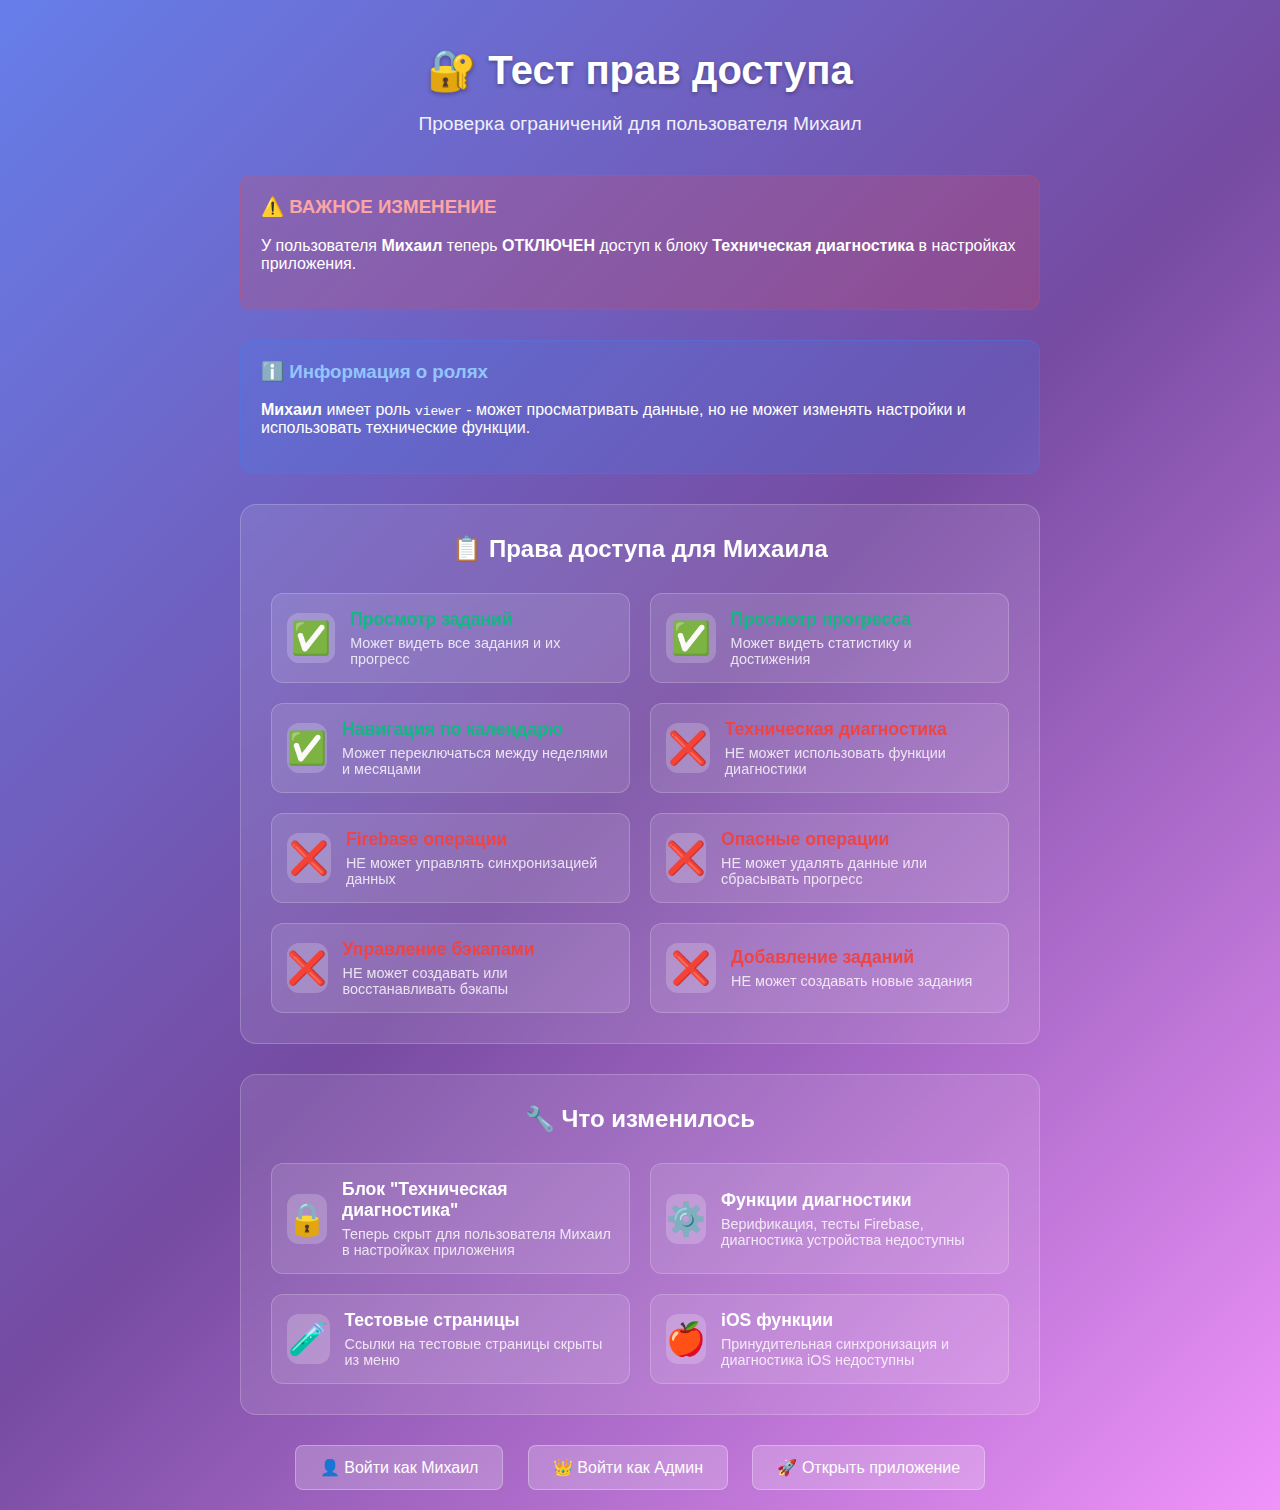
<file: test-mikhail-permissions.html>
<!DOCTYPE html>
<html lang="ru">
<head>
    <meta charset="UTF-8">
    <meta name="viewport" content="width=device-width, initial-scale=1.0, maximum-scale=1.0, user-scalable=no, viewport-fit=cover">
    <title>Тест прав доступа для Михаила</title>
    
    <!-- iOS PWA мета-теги -->
    <meta name="apple-mobile-web-app-capable" content="yes">
    <meta name="apple-mobile-web-app-status-bar-style" content="black-translucent">
    <meta name="apple-mobile-web-app-title" content="Permissions Test">
    <meta name="format-detection" content="telephone=no">
    <meta name="msapplication-tap-highlight" content="no">
    
    <style>
        body {
            font-family: -apple-system, BlinkMacSystemFont, 'Segoe UI', Roboto, sans-serif;
            margin: 0;
            padding: 20px;
            background: linear-gradient(135deg, #667eea 0%, #764ba2 50%, #f093fb 100%);
            min-height: 100vh;
            color: white;
        }
        
        .container {
            max-width: 800px;
            margin: 0 auto;
        }
        
        .header {
            text-align: center;
            margin-bottom: 40px;
        }
        
        .header h1 {
            font-size: 2.5rem;
            margin-bottom: 10px;
            text-shadow: 0 2px 4px rgba(0,0,0,0.3);
        }
        
        .header p {
            font-size: 1.2rem;
            opacity: 0.9;
        }
        
        .test-section {
            background: rgba(255, 255, 255, 0.1);
            backdrop-filter: blur(10px);
            border-radius: 16px;
            padding: 30px;
            margin-bottom: 30px;
            border: 1px solid rgba(255, 255, 255, 0.2);
        }
        
        .test-section h2 {
            margin-top: 0;
            text-align: center;
            margin-bottom: 30px;
        }
        
        .permission-list {
            display: grid;
            grid-template-columns: repeat(auto-fit, minmax(300px, 1fr));
            gap: 20px;
        }
        
        .permission-item {
            display: flex;
            align-items: center;
            gap: 15px;
            padding: 15px;
            background: rgba(255, 255, 255, 0.1);
            border-radius: 12px;
            border: 1px solid rgba(255, 255, 255, 0.2);
        }
        
        .permission-icon {
            font-size: 2rem;
            width: 50px;
            height: 50px;
            display: flex;
            align-items: center;
            justify-content: center;
            background: rgba(255, 255, 255, 0.2);
            border-radius: 12px;
        }
        
        .permission-text h4 {
            margin: 0 0 5px 0;
            font-size: 1.1rem;
        }
        
        .permission-text p {
            margin: 0;
            opacity: 0.8;
            font-size: 0.9rem;
        }
        
        .status-allowed {
            color: #10b981;
        }
        
        .status-denied {
            color: #ef4444;
        }
        
        .test-buttons {
            text-align: center;
            margin-top: 30px;
        }
        
        .test-btn {
            background: rgba(255, 255, 255, 0.2);
            border: 1px solid rgba(255, 255, 255, 0.3);
            color: white;
            padding: 12px 24px;
            border-radius: 8px;
            cursor: pointer;
            font-size: 1rem;
            margin: 0 10px;
            transition: all 0.3s ease;
        }
        
        .test-btn:hover {
            background: rgba(255, 255, 255, 0.3);
            transform: translateY(-2px);
        }
        
        .warning-box {
            background: rgba(239, 68, 68, 0.2);
            border: 1px solid rgba(239, 68, 68, 0.3);
            border-radius: 12px;
            padding: 20px;
            margin-bottom: 30px;
        }
        
        .warning-box h3 {
            margin-top: 0;
            color: #fca5a5;
        }
        
        .info-box {
            background: rgba(59, 130, 246, 0.2);
            border: 1px solid rgba(59, 130, 246, 0.3);
            border-radius: 12px;
            padding: 20px;
            margin-bottom: 30px;
        }
        
        .info-box h3 {
            margin-top: 0;
            color: #93c5fd;
        }
        
        @media (max-width: 768px) {
            .header h1 {
                font-size: 2rem;
            }
            
            .permission-list {
                grid-template-columns: 1fr;
            }
        }
    </style>
</head>
<body>
    <div class="container">
        <div class="header">
            <h1>🔐 Тест прав доступа</h1>
            <p>Проверка ограничений для пользователя Михаил</p>
        </div>
        
        <div class="warning-box">
            <h3>⚠️ ВАЖНОЕ ИЗМЕНЕНИЕ</h3>
            <p>У пользователя <strong>Михаил</strong> теперь <strong>ОТКЛЮЧЕН</strong> доступ к блоку <strong>Техническая диагностика</strong> в настройках приложения.</p>
        </div>
        
        <div class="info-box">
            <h3>ℹ️ Информация о ролях</h3>
            <p><strong>Михаил</strong> имеет роль <code>viewer</code> - может просматривать данные, но не может изменять настройки и использовать технические функции.</p>
        </div>
        
        <div class="test-section">
            <h2>📋 Права доступа для Михаила</h2>
            <div class="permission-list">
                <div class="permission-item">
                    <div class="permission-icon">✅</div>
                    <div class="permission-text">
                        <h4 class="status-allowed">Просмотр заданий</h4>
                        <p>Может видеть все задания и их прогресс</p>
                    </div>
                </div>
                
                <div class="permission-item">
                    <div class="permission-icon">✅</div>
                    <div class="permission-text">
                        <h4 class="status-allowed">Просмотр прогресса</h4>
                        <p>Может видеть статистику и достижения</p>
                    </div>
                </div>
                
                <div class="permission-item">
                    <div class="permission-icon">✅</div>
                    <div class="permission-text">
                        <h4 class="status-allowed">Навигация по календарю</h4>
                        <p>Может переключаться между неделями и месяцами</p>
                    </div>
                </div>
                
                <div class="permission-item">
                    <div class="permission-icon">❌</div>
                    <div class="permission-text">
                        <h4 class="status-denied">Техническая диагностика</h4>
                        <p>НЕ может использовать функции диагностики</p>
                    </div>
                </div>
                
                <div class="permission-item">
                    <div class="permission-icon">❌</div>
                    <div class="permission-text">
                        <h4 class="status-denied">Firebase операции</h4>
                        <p>НЕ может управлять синхронизацией данных</p>
                    </div>
                </div>
                
                <div class="permission-item">
                    <div class="permission-icon">❌</div>
                    <div class="permission-text">
                        <h4 class="status-denied">Опасные операции</h4>
                        <p>НЕ может удалять данные или сбрасывать прогресс</p>
                    </div>
                </div>
                
                <div class="permission-item">
                    <div class="permission-icon">❌</div>
                    <div class="permission-text">
                        <h4 class="status-denied">Управление бэкапами</h4>
                        <p>НЕ может создавать или восстанавливать бэкапы</p>
                    </div>
                </div>
                
                <div class="permission-item">
                    <div class="permission-icon">❌</div>
                    <div class="permission-text">
                        <h4 class="status-denied">Добавление заданий</h4>
                        <p>НЕ может создавать новые задания</p>
                    </div>
                </div>
            </div>
        </div>
        
        <div class="test-section">
            <h2>🔧 Что изменилось</h2>
            <div class="permission-list">
                <div class="permission-item">
                    <div class="permission-icon">🔒</div>
                    <div class="permission-text">
                        <h4>Блок "Техническая диагностика"</h4>
                        <p>Теперь скрыт для пользователя Михаил в настройках приложения</p>
                    </div>
                </div>
                
                <div class="permission-item">
                    <div class="permission-icon">⚙️</div>
                    <div class="permission-text">
                        <h4>Функции диагностики</h4>
                        <p>Верификация, тесты Firebase, диагностика устройства недоступны</p>
                    </div>
                </div>
                
                <div class="permission-item">
                    <div class="permission-icon">🧪</div>
                    <div class="permission-text">
                        <h4>Тестовые страницы</h4>
                        <p>Ссылки на тестовые страницы скрыты из меню</p>
                    </div>
                </div>
                
                <div class="permission-item">
                    <div class="permission-icon">🍎</div>
                    <div class="permission-text">
                        <h4>iOS функции</h4>
                        <p>Принудительная синхронизация и диагностика iOS недоступны</p>
                    </div>
                </div>
            </div>
        </div>
        
        <div class="test-buttons">
            <button class="test-btn" onclick="testMikhailLogin()">👤 Войти как Михаил</button>
            <button class="test-btn" onclick="testAdminLogin()">👑 Войти как Админ</button>
            <button class="test-btn" onclick="openMainApp()">🚀 Открыть приложение</button>
        </div>
    </div>

    <script>
        function testMikhailLogin() {
            // Симулируем вход как Михаил
            localStorage.setItem('appState', JSON.stringify({
                userName: 'Михаил',
                role: 'viewer',
                isInitialized: true
            }));
            
            alert('✅ Вход выполнен как Михаил (viewer)\n\nТеперь откройте приложение и проверьте настройки - блок "Техническая диагностика" должен быть скрыт.');
        }
        
        function testAdminLogin() {
            // Симулируем вход как Админ
            localStorage.setItem('appState', JSON.stringify({
                userName: 'Admin',
                role: 'admin',
                isInitialized: true
            }));
            
            alert('✅ Вход выполнен как Админ\n\nТеперь откройте приложение и проверьте настройки - все блоки должны быть доступны.');
        }
        
        function openMainApp() {
            window.location.href = './index.html';
        }
        
        // Автоматическая проверка при загрузке
        window.addEventListener('load', () => {
            console.log('🔐 Тест прав доступа загружен');
            
            // Проверяем текущее состояние
            const appState = localStorage.getItem('appState');
            if (appState) {
                try {
                    const state = JSON.parse(appState);
                    console.log('👤 Текущий пользователь:', state.userName);
                    console.log('🔑 Роль:', state.role);
                    
                    if (state.userName === 'Михаил' && state.role === 'viewer') {
                        console.log('⚠️ Михаил не должен видеть техническую диагностику');
                    }
                } catch (e) {
                    console.log('❌ Ошибка парсинга appState');
                }
            } else {
                console.log('ℹ️ Пользователь не авторизован');
            }
        });
    </script>
</body>
</html>
</file>
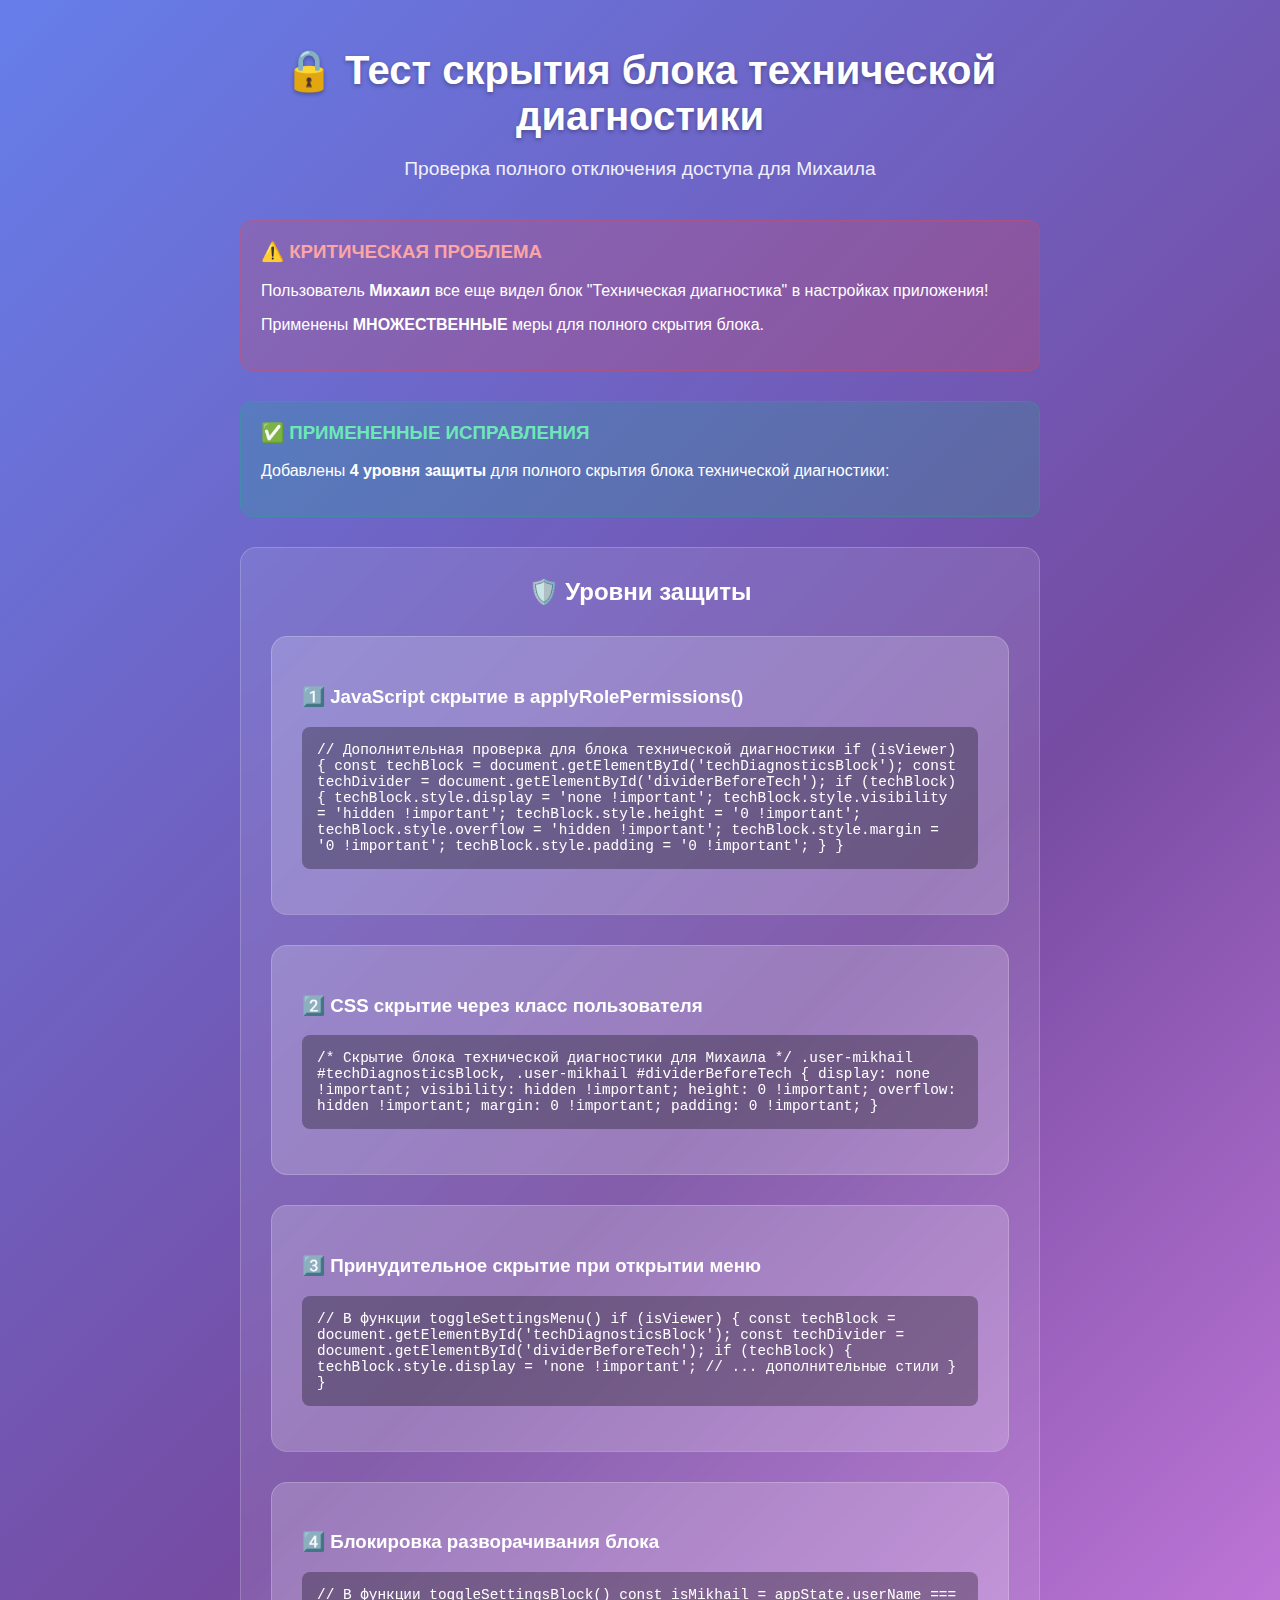
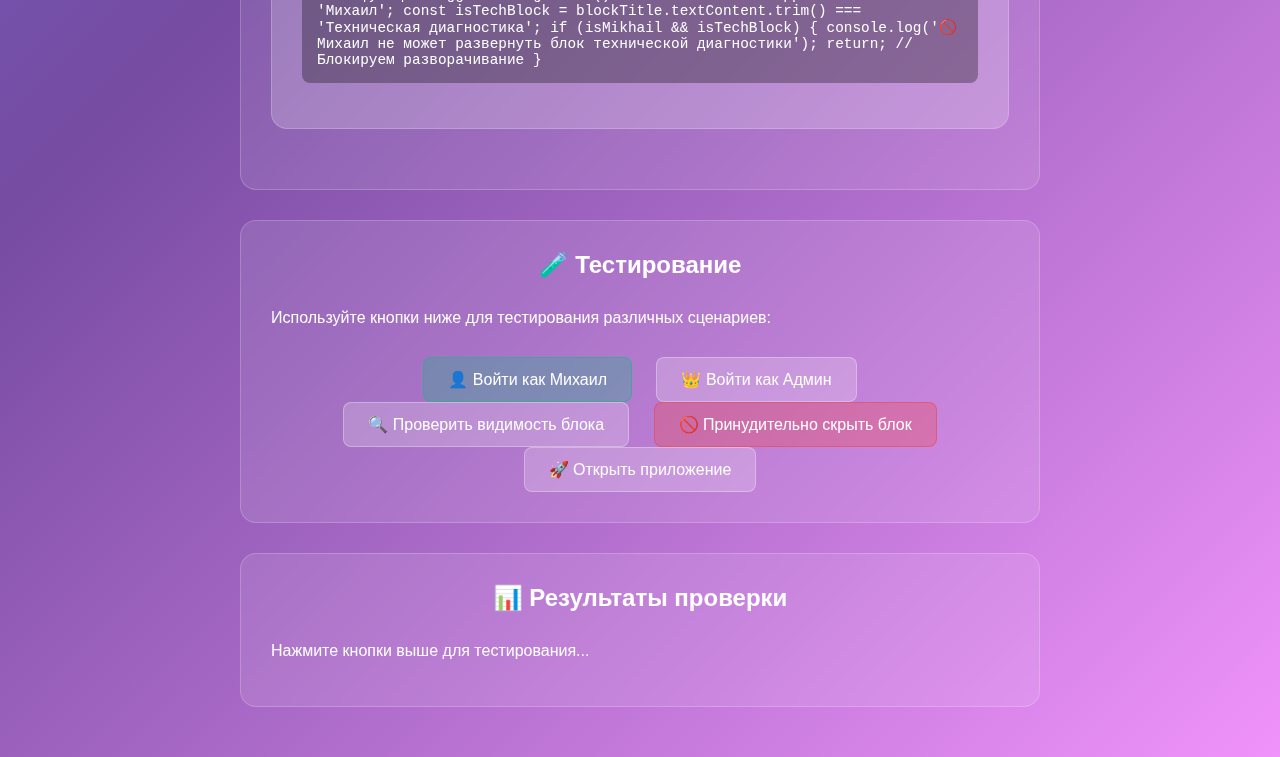
<file: test-mikhail-tech-block.html>
<!DOCTYPE html>
<html lang="ru">
<head>
    <meta charset="UTF-8">
    <meta name="viewport" content="width=device-width, initial-scale=1.0, maximum-scale=1.0, user-scalable=no, viewport-fit=cover">
    <title>Тест скрытия блока технической диагностики для Михаила</title>
    
    <!-- iOS PWA мета-теги -->
    <meta name="apple-mobile-web-app-capable" content="yes">
    <meta name="apple-mobile-web-app-status-bar-style" content="black-translucent">
    <meta name="apple-mobile-web-app-title" content="Tech Block Test">
    <meta name="format-detection" content="telephone=no">
    <meta name="msapplication-tap-highlight" content="no">
    
    <style>
        body {
            font-family: -apple-system, BlinkMacSystemFont, 'Segoe UI', Roboto, sans-serif;
            margin: 0;
            padding: 20px;
            background: linear-gradient(135deg, #667eea 0%, #764ba2 50%, #f093fb 100%);
            min-height: 100vh;
            color: white;
        }
        
        .container {
            max-width: 800px;
            margin: 0 auto;
        }
        
        .header {
            text-align: center;
            margin-bottom: 40px;
        }
        
        .header h1 {
            font-size: 2.5rem;
            margin-bottom: 10px;
            text-shadow: 0 2px 4px rgba(0,0,0,0.3);
        }
        
        .header p {
            font-size: 1.2rem;
            opacity: 0.9;
        }
        
        .test-section {
            background: rgba(255, 255, 255, 0.1);
            backdrop-filter: blur(10px);
            border-radius: 16px;
            padding: 30px;
            margin-bottom: 30px;
            border: 1px solid rgba(255, 255, 255, 0.2);
        }
        
        .test-section h2 {
            margin-top: 0;
            text-align: center;
            margin-bottom: 30px;
        }
        
        .warning-box {
            background: rgba(239, 68, 68, 0.2);
            border: 1px solid rgba(239, 68, 68, 0.3);
            border-radius: 12px;
            padding: 20px;
            margin-bottom: 30px;
        }
        
        .warning-box h3 {
            margin-top: 0;
            color: #fca5a5;
        }
        
        .success-box {
            background: rgba(16, 185, 129, 0.2);
            border: 1px solid rgba(16, 185, 129, 0.3);
            border-radius: 12px;
            padding: 20px;
            margin-bottom: 30px;
        }
        
        .success-box h3 {
            margin-top: 0;
            color: #6ee7b7;
        }
        
        .test-buttons {
            text-align: center;
            margin-top: 30px;
        }
        
        .test-btn {
            background: rgba(255, 255, 255, 0.2);
            border: 1px solid rgba(255, 255, 255, 0.3);
            color: white;
            padding: 12px 24px;
            border-radius: 8px;
            cursor: pointer;
            font-size: 1rem;
            margin: 0 10px;
            transition: all 0.3s ease;
        }
        
        .test-btn:hover {
            background: rgba(255, 255, 255, 0.3);
            transform: translateY(-2px);
        }
        
        .test-btn.primary {
            background: rgba(16, 185, 129, 0.3);
            border-color: rgba(16, 185, 129, 0.5);
        }
        
        .test-btn.danger {
            background: rgba(239, 68, 68, 0.3);
            border-color: rgba(239, 68, 68, 0.5);
        }
        
        .code-block {
            background: rgba(0, 0, 0, 0.3);
            border-radius: 8px;
            padding: 15px;
            margin: 15px 0;
            font-family: monospace;
            font-size: 0.9rem;
            overflow-x: auto;
        }
        
        .status-indicator {
            display: inline-block;
            width: 12px;
            height: 12px;
            border-radius: 50%;
            margin-right: 8px;
        }
        
        .status-success {
            background: #10b981;
        }
        
        .status-error {
            background: #ef4444;
        }
        
        .status-warning {
            background: #f59e0b;
        }
    </style>
</head>
<body>
    <div class="container">
        <div class="header">
            <h1>🔒 Тест скрытия блока технической диагностики</h1>
            <p>Проверка полного отключения доступа для Михаила</p>
        </div>
        
        <div class="warning-box">
            <h3>⚠️ КРИТИЧЕСКАЯ ПРОБЛЕМА</h3>
            <p>Пользователь <strong>Михаил</strong> все еще видел блок "Техническая диагностика" в настройках приложения!</p>
            <p>Применены <strong>МНОЖЕСТВЕННЫЕ</strong> меры для полного скрытия блока.</p>
        </div>
        
        <div class="success-box">
            <h3>✅ ПРИМЕНЕННЫЕ ИСПРАВЛЕНИЯ</h3>
            <p>Добавлены <strong>4 уровня защиты</strong> для полного скрытия блока технической диагностики:</p>
        </div>
        
        <div class="test-section">
            <h2>🛡️ Уровни защиты</h2>
            
            <div class="test-section">
                <h3>1️⃣ JavaScript скрытие в applyRolePermissions()</h3>
                <div class="code-block">
// Дополнительная проверка для блока технической диагностики
if (isViewer) {
    const techBlock = document.getElementById('techDiagnosticsBlock');
    const techDivider = document.getElementById('dividerBeforeTech');
    
    if (techBlock) {
        techBlock.style.display = 'none !important';
        techBlock.style.visibility = 'hidden !important';
        techBlock.style.height = '0 !important';
        techBlock.style.overflow = 'hidden !important';
        techBlock.style.margin = '0 !important';
        techBlock.style.padding = '0 !important';
    }
}
                </div>
            </div>
            
            <div class="test-section">
                <h3>2️⃣ CSS скрытие через класс пользователя</h3>
                <div class="code-block">
/* Скрытие блока технической диагностики для Михаила */
.user-mikhail #techDiagnosticsBlock,
.user-mikhail #dividerBeforeTech {
    display: none !important;
    visibility: hidden !important;
    height: 0 !important;
    overflow: hidden !important;
    margin: 0 !important;
    padding: 0 !important;
}
                </div>
            </div>
            
            <div class="test-section">
                <h3>3️⃣ Принудительное скрытие при открытии меню</h3>
                <div class="code-block">
// В функции toggleSettingsMenu()
if (isViewer) {
    const techBlock = document.getElementById('techDiagnosticsBlock');
    const techDivider = document.getElementById('dividerBeforeTech');
    
    if (techBlock) {
        techBlock.style.display = 'none !important';
        // ... дополнительные стили
    }
}
                </div>
            </div>
            
            <div class="test-section">
                <h3>4️⃣ Блокировка разворачивания блока</h3>
                <div class="code-block">
// В функции toggleSettingsBlock()
const isMikhail = appState.userName === 'Михаил';
const isTechBlock = blockTitle.textContent.trim() === 'Техническая диагностика';

if (isMikhail && isTechBlock) {
    console.log('🚫 Михаил не может развернуть блок технической диагностики');
    return; // Блокируем разворачивание
}
                </div>
            </div>
        </div>
        
        <div class="test-section">
            <h2>🧪 Тестирование</h2>
            <p>Используйте кнопки ниже для тестирования различных сценариев:</p>
            
            <div class="test-buttons">
                <button class="test-btn primary" onclick="testMikhailLogin()">
                    👤 Войти как Михаил
                </button>
                <button class="test-btn" onclick="testAdminLogin()">
                    👑 Войти как Админ
                </button>
                <button class="test-btn" onclick="testTechBlockVisibility()">
                    🔍 Проверить видимость блока
                </button>
                <button class="test-btn danger" onclick="forceHideTechBlock()">
                    🚫 Принудительно скрыть блок
                </button>
                <button class="test-btn" onclick="openMainApp()">
                    🚀 Открыть приложение
                </button>
            </div>
        </div>
        
        <div class="test-section">
            <h2>📊 Результаты проверки</h2>
            <div id="testResults">
                <p>Нажмите кнопки выше для тестирования...</p>
            </div>
        </div>
    </div>

    <script>
        function testMikhailLogin() {
            // Симулируем вход как Михаил
            localStorage.setItem('appState', JSON.stringify({
                userName: 'Михаил',
                role: 'viewer',
                isInitialized: true
            }));
            
            // Устанавливаем класс для пользователя
            document.body.classList.add('user-mikhail');
            
            updateTestResults('✅ Вход выполнен как Михаил (viewer)', 'success');
            alert('✅ Вход выполнен как Михаил (viewer)\n\nТеперь откройте приложение и проверьте настройки - блок "Техническая диагностика" должен быть полностью скрыт.');
        }
        
        function testAdminLogin() {
            // Симулируем вход как Админ
            localStorage.setItem('appState', JSON.stringify({
                userName: 'Admin',
                role: 'admin',
                isInitialized: true
            }));
            
            // Убираем класс для пользователя
            document.body.classList.remove('user-mikhail');
            
            updateTestResults('✅ Вход выполнен как Админ', 'success');
            alert('✅ Вход выполнен как Админ\n\nТеперь откройте приложение и проверьте настройки - все блоки должны быть доступны.');
        }
        
        function testTechBlockVisibility() {
            const techBlock = document.getElementById('techDiagnosticsBlock');
            const techDivider = document.getElementById('dividerBeforeTech');
            
            let results = '🔍 Проверка видимости блока технической диагностики:\n\n';
            
            if (techBlock) {
                const computedStyle = window.getComputedStyle(techBlock);
                results += `Блок найден: ✅\n`;
                results += `display: ${computedStyle.display}\n`;
                results += `visibility: ${computedStyle.visibility}\n`;
                results += `height: ${computedStyle.height}\n`;
                results += `overflow: ${computedStyle.overflow}\n`;
            } else {
                results += `Блок НЕ найден: ❌\n`;
            }
            
            if (techDivider) {
                const computedStyle = window.getComputedStyle(techDivider);
                results += `\nРазделитель найден: ✅\n`;
                results += `display: ${computedStyle.display}\n`;
                results += `visibility: ${computedStyle.visibility}\n`;
            } else {
                results += `\nРазделитель НЕ найден: ❌\n`;
            }
            
            updateTestResults(results, 'info');
            alert(results);
        }
        
        function forceHideTechBlock() {
            const techBlock = document.getElementById('techDiagnosticsBlock');
            const techDivider = document.getElementById('dividerBeforeTech');
            
            if (techBlock) {
                techBlock.style.display = 'none !important';
                techBlock.style.visibility = 'hidden !important';
                techBlock.style.height = '0 !important';
                techBlock.style.overflow = 'hidden !important';
                techBlock.style.margin = '0 !important';
                techBlock.style.padding = '0 !important';
            }
            
            if (techDivider) {
                techDivider.style.display = 'none !important';
                techDivider.style.visibility = 'hidden !important';
                techDivider.style.height = '0 !important';
                techDivider.style.overflow = 'hidden !important';
                techDivider.style.margin = '0 !important';
                techDivider.style.padding = '0 !important';
            }
            
            updateTestResults('🚫 Блок технической диагностики принудительно скрыт', 'warning');
            alert('🚫 Блок технической диагностики принудительно скрыт!\n\nПроверьте настройки приложения.');
        }
        
        function openMainApp() {
            window.location.href = './index.html';
        }
        
        function updateTestResults(message, type) {
            const resultsDiv = document.getElementById('testResults');
            const timestamp = new Date().toLocaleTimeString();
            const statusClass = type === 'success' ? 'status-success' : type === 'error' ? 'status-error' : 'status-warning';
            
            resultsDiv.innerHTML = `
                <div style="margin-bottom: 10px;">
                    <span class="status-indicator ${statusClass}"></span>
                    <strong>[${timestamp}]</strong> ${message}
                </div>
            ` + resultsDiv.innerHTML;
        }
        
        // Автоматическая проверка при загрузке
        window.addEventListener('load', () => {
            console.log('🔒 Тест скрытия блока технической диагностики загружен');
            
            // Проверяем текущее состояние
            const appState = localStorage.getItem('appState');
            if (appState) {
                try {
                    const state = JSON.parse(appState);
                    console.log('👤 Текущий пользователь:', state.userName);
                    console.log('🔑 Роль:', state.role);
                    
                    if (state.userName === 'Михаил' && state.role === 'viewer') {
                        document.body.classList.add('user-mikhail');
                        console.log('⚠️ Михаил не должен видеть техническую диагностику');
                        updateTestResults('Автоматически установлен класс user-mikhail для Михаила', 'warning');
                    }
                } catch (e) {
                    console.log('❌ Ошибка парсинга appState');
                }
            } else {
                console.log('ℹ️ Пользователь не авторизован');
            }
        });
    </script>
</body>
</html>
</file>
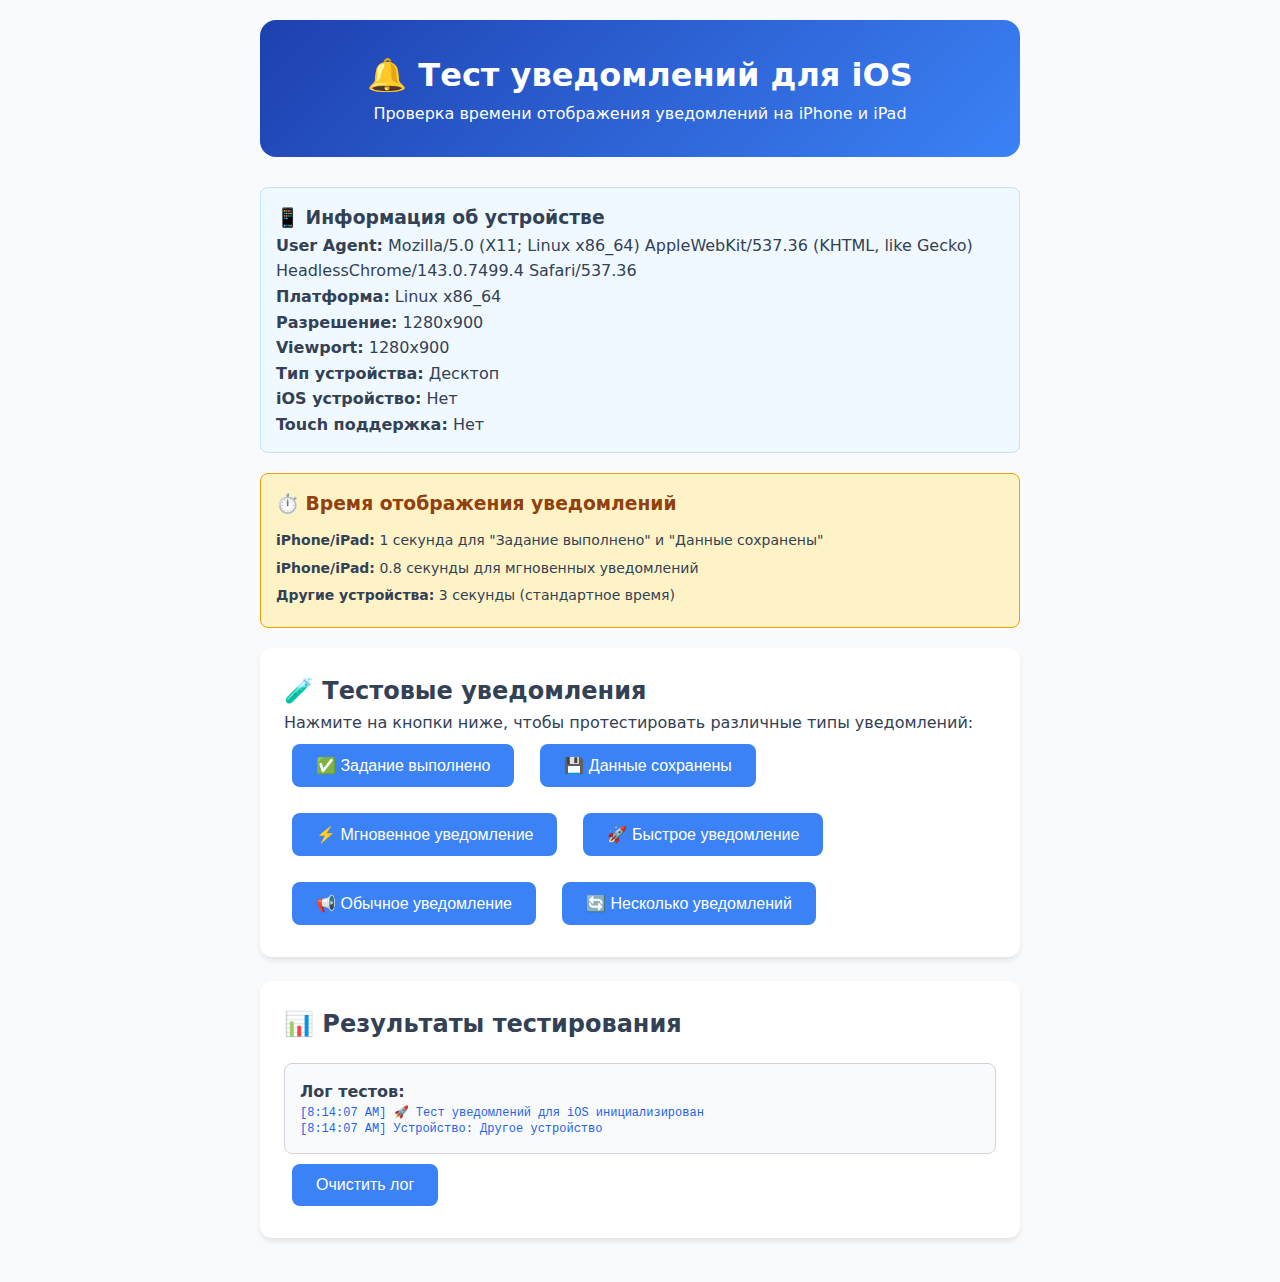
<file: test-notifications-ios.html>
<!DOCTYPE html>
<html lang="ru">
<head>
    <meta charset="UTF-8">
    <meta name="viewport" content="width=device-width, initial-scale=1.0, maximum-scale=1.0, user-scalable=no, viewport-fit=cover">
    <title>Тест уведомлений для iOS</title>
    
    <!-- iOS PWA мета-теги -->
    <meta name="apple-mobile-web-app-capable" content="yes">
    <meta name="apple-mobile-web-app-status-bar-style" content="black-translucent">
    <meta name="apple-mobile-web-app-title" content="Notification Test">
    <meta name="format-detection" content="telephone=no">
    <meta name="msapplication-tap-highlight" content="no">
    
    <!-- Стили -->
    <link rel="stylesheet" href="styles.css">
    <link rel="stylesheet" href="animations-fix.css">
    <link rel="stylesheet" href="z-index-fix.css">
    
    <style>
        .test-container {
            max-width: 800px;
            margin: 0 auto;
            padding: 20px;
            background: #f8fafc;
            min-height: 100vh;
        }
        
        .test-header {
            background: linear-gradient(135deg, #1e40af, #3b82f6);
            color: white;
            padding: 30px;
            border-radius: 16px;
            margin-bottom: 30px;
            text-align: center;
        }
        
        .test-section {
            background: white;
            border-radius: 12px;
            padding: 24px;
            margin-bottom: 24px;
            box-shadow: 0 4px 6px -1px rgba(0, 0, 0, 0.1);
        }
        
        .test-button {
            background: #3b82f6;
            color: white;
            border: none;
            padding: 12px 24px;
            border-radius: 8px;
            cursor: pointer;
            font-size: 16px;
            margin: 8px;
            transition: all 0.2s ease;
        }
        
        .test-button:hover {
            background: #2563eb;
            transform: translateY(-1px);
        }
        
        .test-button:active {
            transform: translateY(0);
        }
        
        .device-info {
            background: #f0f9ff;
            border: 1px solid #bae6fd;
            border-radius: 8px;
            padding: 15px;
            margin-bottom: 20px;
        }
        
        .timing-info {
            background: #fef3c7;
            border: 1px solid #f59e0b;
            border-radius: 8px;
            padding: 15px;
            margin-bottom: 20px;
        }
        
        .timing-info h3 {
            color: #92400e;
            margin-bottom: 10px;
        }
        
        .timing-info p {
            margin: 5px 0;
            font-size: 14px;
        }
        
        .test-results {
            background: #f9fafb;
            border: 1px solid #d1d5db;
            border-radius: 8px;
            padding: 15px;
            margin-top: 20px;
            max-height: 300px;
            overflow-y: auto;
        }
        
        .test-log {
            font-family: monospace;
            font-size: 12px;
            line-height: 1.4;
        }
        
        .test-log .success { color: #059669; }
        .test-log .error { color: #dc2626; }
        .test-log .warning { color: #d97706; }
        .test-log .info { color: #2563eb; }
        
        .notification {
            position: fixed;
            top: 20px;
            right: 20px;
            background: #10b981;
            color: white;
            padding: 16px 24px;
            border-radius: 8px;
            box-shadow: 0 4px 12px rgba(0, 0, 0, 0.15);
            z-index: 1000;
            transform: translateX(100%);
            transition: transform 0.3s ease;
            max-width: 300px;
            word-wrap: break-word;
        }
        
        .notification.show {
            transform: translateX(0);
        }
        
        .notification.success {
            background: #10b981;
        }
        
        .notification.error {
            background: #ef4444;
        }
        
        .notification.warning {
            background: #f59e0b;
        }
        
        .notification.info {
            background: #3b82f6;
        }
        
        @media (max-width: 768px) {
            .test-container {
                padding: 10px;
            }
            
            .notification {
                right: 10px;
                left: 10px;
                max-width: none;
            }
        }
    </style>
</head>
<body>
    <div class="test-container">
        <div class="test-header">
            <h1>🔔 Тест уведомлений для iOS</h1>
            <p>Проверка времени отображения уведомлений на iPhone и iPad</p>
        </div>
        
        <div class="device-info">
            <h3>📱 Информация об устройстве</h3>
            <div id="deviceInfo"></div>
        </div>
        
        <div class="timing-info">
            <h3>⏱️ Время отображения уведомлений</h3>
            <p><strong>iPhone/iPad:</strong> 1 секунда для "Задание выполнено" и "Данные сохранены"</p>
            <p><strong>iPhone/iPad:</strong> 0.8 секунды для мгновенных уведомлений</p>
            <p><strong>Другие устройства:</strong> 3 секунды (стандартное время)</p>
        </div>
        
        <div class="test-section">
            <h2>🧪 Тестовые уведомления</h2>
            <p>Нажмите на кнопки ниже, чтобы протестировать различные типы уведомлений:</p>
            
            <div style="display: flex; flex-wrap: wrap; gap: 10px;">
                <button class="test-button" onclick="testTaskCompletion()">
                    ✅ Задание выполнено
                </button>
                
                <button class="test-button" onclick="testDataSaved()">
                    💾 Данные сохранены
                </button>
                
                <button class="test-button" onclick="testInstantNotification()">
                    ⚡ Мгновенное уведомление
                </button>
                
                <button class="test-button" onclick="testQuickNotification()">
                    🚀 Быстрое уведомление
                </button>
                
                <button class="test-button" onclick="testNormalNotification()">
                    📢 Обычное уведомление
                </button>
                
                <button class="test-button" onclick="testMultipleNotifications()">
                    🔄 Несколько уведомлений
                </button>
            </div>
        </div>
        
        <div class="test-section">
            <h2>📊 Результаты тестирования</h2>
            <div class="test-results">
                <h4>Лог тестов:</h4>
                <div class="test-log" id="testLog"></div>
            </div>
            <button class="test-button" onclick="clearLog()" style="margin-top: 10px;">Очистить лог</button>
        </div>
    </div>

    <!-- Уведомление -->
    <div class="notification" id="notification">
        <span id="notificationMessage"></span>
    </div>

    <script>
        // Глобальные переменные для тестирования
        let testStartTime = 0;
        let isIOS = /iPad|iPhone|iPod/.test(navigator.userAgent) && !window.MSStream;
        
        // Инициализация
        document.addEventListener('DOMContentLoaded', function() {
            updateDeviceInfo();
            log('🚀 Тест уведомлений для iOS инициализирован', 'info');
            log(`Устройство: ${isIOS ? 'iOS (iPhone/iPad)' : 'Другое устройство'}`, 'info');
        });
        
        // Обновление информации об устройстве
        function updateDeviceInfo() {
            const deviceInfo = document.getElementById('deviceInfo');
            const isMobile = /Mobi|Android/i.test(navigator.userAgent);
            const isTablet = /iPad|Android/i.test(navigator.userAgent) && !/Mobile/i.test(navigator.userAgent);
            
            deviceInfo.innerHTML = `
                <p><strong>User Agent:</strong> ${navigator.userAgent}</p>
                <p><strong>Платформа:</strong> ${navigator.platform}</p>
                <p><strong>Разрешение:</strong> ${screen.width}x${screen.height}</p>
                <p><strong>Viewport:</strong> ${window.innerWidth}x${window.innerHeight}</p>
                <p><strong>Тип устройства:</strong> ${isTablet ? 'Планшет' : isMobile ? 'Мобильное' : 'Десктоп'}</p>
                <p><strong>iOS устройство:</strong> ${isIOS ? 'Да' : 'Нет'}</p>
                <p><strong>Touch поддержка:</strong> ${('ontouchstart' in window) ? 'Да' : 'Нет'}</p>
            `;
        }
        
        // Система логирования
        function log(message, type = 'info') {
            const testLog = document.getElementById('testLog');
            const timestamp = new Date().toLocaleTimeString();
            const logEntry = document.createElement('div');
            logEntry.className = type;
            logEntry.textContent = `[${timestamp}] ${message}`;
            testLog.appendChild(logEntry);
            testLog.scrollTop = testLog.scrollHeight;
            console.log(`[${type.toUpperCase()}] ${message}`);
        }
        
        // Функция показа уведомления (копия из основного приложения)
        function showNotification(message, type = "success") {
            const notification = document.getElementById("notification");
            const messageEl = document.getElementById("notificationMessage");

            if (messageEl) {
                messageEl.textContent = message;
            }
            if (notification) {
                notification.className = `notification ${type} show`;
            }

            // Определяем время отображения в зависимости от устройства и типа уведомления
            const isTaskCompletion = message.includes('Задание выполнено');
            const isDataSaved = message.includes('сохранен') || message.includes('сохранены');
            
            let displayTime = 3000; // По умолчанию 3 секунды
            
            if (isIOS) {
                if (isTaskCompletion || isDataSaved) {
                    displayTime = 1000; // 1 секунда для iPhone/iPad
                } else {
                    displayTime = 2000; // 2 секунды для других уведомлений
                }
            }

            setTimeout(() => {
                if (notification) {
                    notification.classList.remove("show");
                }
            }, displayTime);
        }
        
        // Функция быстрых уведомлений
        function showQuickNotification(message, type = "success") {
            if (isIOS) {
                showNotification(message, type);
            } else {
                showNotification(message, type);
            }
        }
        
        // Функция мгновенных уведомлений
        function showInstantNotification(message, type = "success") {
            const notification = document.getElementById("notification");
            const messageEl = document.getElementById("notificationMessage");

            if (messageEl) {
                messageEl.textContent = message;
            }
            if (notification) {
                notification.className = `notification ${type} show`;
            }

            const displayTime = isIOS ? 800 : 3000; // 0.8 секунды для iOS, 3 для других

            setTimeout(() => {
                if (notification) {
                    notification.classList.remove("show");
                }
            }, displayTime);
        }
        
        // Тестовые функции
        function testTaskCompletion() {
            testStartTime = Date.now();
            log('🧪 Тестирование: "Задание выполнено"', 'info');
            showNotification('Задание выполнено сегодня! +50 XP', 'success');
            log(`Ожидаемое время отображения: ${isIOS ? '1 секунда' : '3 секунды'}`, 'info');
        }
        
        function testDataSaved() {
            testStartTime = Date.now();
            log('🧪 Тестирование: "Данные сохранены"', 'info');
            showNotification('Данные сохранены в Firebase', 'success');
            log(`Ожидаемое время отображения: ${isIOS ? '1 секунда' : '3 секунды'}`, 'info');
        }
        
        function testInstantNotification() {
            testStartTime = Date.now();
            log('🧪 Тестирование: Мгновенное уведомление', 'info');
            showInstantNotification('Мгновенное уведомление!', 'info');
            log(`Ожидаемое время отображения: ${isIOS ? '0.8 секунды' : '3 секунды'}`, 'info');
        }
        
        function testQuickNotification() {
            testStartTime = Date.now();
            log('🧪 Тестирование: Быстрое уведомление', 'info');
            showQuickNotification('Быстрое уведомление!', 'warning');
            log(`Ожидаемое время отображения: ${isIOS ? '1 секунда' : '3 секунды'}`, 'info');
        }
        
        function testNormalNotification() {
            testStartTime = Date.now();
            log('🧪 Тестирование: Обычное уведомление', 'info');
            showNotification('Обычное уведомление', 'info');
            log(`Ожидаемое время отображения: ${isIOS ? '2 секунды' : '3 секунды'}`, 'info');
        }
        
        function testMultipleNotifications() {
            log('🧪 Тестирование: Несколько уведомлений подряд', 'info');
            
            setTimeout(() => {
                showNotification('Первое уведомление', 'success');
                log('Показано первое уведомление', 'info');
            }, 100);
            
            setTimeout(() => {
                showNotification('Второе уведомление', 'warning');
                log('Показано второе уведомление', 'info');
            }, 200);
            
            setTimeout(() => {
                showNotification('Третье уведомление', 'error');
                log('Показано третье уведомление', 'info');
            }, 300);
        }
        
        function clearLog() {
            document.getElementById('testLog').innerHTML = '';
            log('🧹 Лог очищен', 'info');
        }
        
        // Автоматическое тестирование при загрузке
        setTimeout(() => {
            if (isIOS) {
                log('🍎 Автоматический тест для iOS устройства', 'info');
                log('Запускаем тест через 2 секунды...', 'info');
                
                setTimeout(() => {
                    testTaskCompletion();
                }, 2000);
                
                setTimeout(() => {
                    testDataSaved();
                }, 4000);
                
                setTimeout(() => {
                    testInstantNotification();
                }, 6000);
            }
        }, 1000);
    </script>
</body>
</html>
</file>
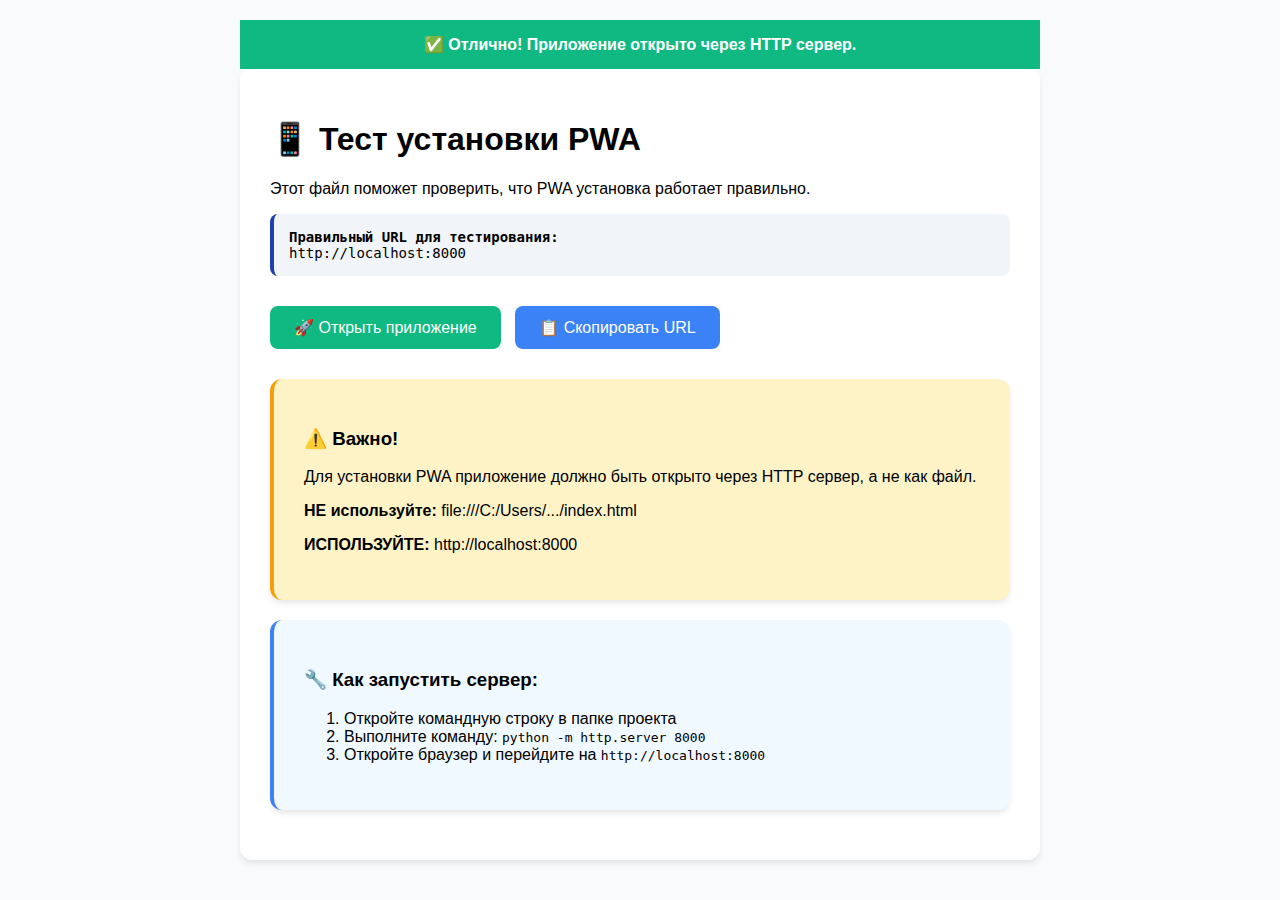
<file: test.html>
<!DOCTYPE html>
<html lang="ru">
<head>
    <meta charset="UTF-8">
    <meta name="viewport" content="width=device-width, initial-scale=1.0">
    <title>Тест PWA установки</title>
    <style>
        body {
            font-family: -apple-system, BlinkMacSystemFont, 'Segoe UI', Roboto, sans-serif;
            max-width: 800px;
            margin: 0 auto;
            padding: 20px;
            background: #f8fafc;
        }
        .card {
            background: white;
            border-radius: 12px;
            padding: 30px;
            box-shadow: 0 4px 6px -1px rgba(0, 0, 0, 0.1);
            margin-bottom: 20px;
        }
        .btn {
            background: #1e40af;
            color: white;
            border: none;
            padding: 12px 24px;
            border-radius: 8px;
            font-size: 16px;
            cursor: pointer;
            text-decoration: none;
            display: inline-block;
            margin: 10px 10px 10px 0;
        }
        .btn:hover {
            background: #1d4ed8;
        }
        .success {
            background: #10b981;
        }
        .warning {
            background: #f59e0b;
        }
        .info {
            background: #3b82f6;
        }
        .url-box {
            background: #f1f5f9;
            padding: 15px;
            border-radius: 8px;
            font-family: monospace;
            font-size: 14px;
            margin: 10px 0;
            border-left: 4px solid #1e40af;
        }
    </style>
</head>
<body>
    <div class="card">
        <h1>📱 Тест установки PWA</h1>
        <p>Этот файл поможет проверить, что PWA установка работает правильно.</p>
        
        <div class="url-box">
            <strong>Правильный URL для тестирования:</strong><br>
            <span id="correctUrl">http://localhost:8000</span>
        </div>
        
        <div style="margin: 20px 0;">
            <a href="http://localhost:8000" class="btn success">🚀 Открыть приложение</a>
            <button onclick="copyUrl()" class="btn info">📋 Скопировать URL</button>
        </div>
        
        <div class="card" style="background: #fef3c7; border-left: 4px solid #f59e0b;">
            <h3>⚠️ Важно!</h3>
            <p>Для установки PWA приложение должно быть открыто через HTTP сервер, а не как файл.</p>
            <p><strong>НЕ используйте:</strong> file:///C:/Users/.../index.html</p>
            <p><strong>ИСПОЛЬЗУЙТЕ:</strong> http://localhost:8000</p>
        </div>
        
        <div class="card" style="background: #f0f9ff; border-left: 4px solid #3b82f6;">
            <h3>🔧 Как запустить сервер:</h3>
            <ol>
                <li>Откройте командную строку в папке проекта</li>
                <li>Выполните команду: <code>python -m http.server 8000</code></li>
                <li>Откройте браузер и перейдите на <code>http://localhost:8000</code></li>
            </ol>
        </div>
    </div>

    <script>
        function copyUrl() {
            const url = 'http://localhost:8000';
            navigator.clipboard.writeText(url).then(() => {
                alert('URL скопирован в буфер обмена!');
            }).catch(() => {
                // Fallback для старых браузеров
                const textArea = document.createElement('textarea');
                textArea.value = url;
                document.body.appendChild(textArea);
                textArea.select();
                document.execCommand('copy');
                document.body.removeChild(textArea);
                alert('URL скопирован в буфер обмена!');
            });
        }
        
        // Проверяем текущий протокол
        if (window.location.protocol === 'file:') {
            document.body.insertAdjacentHTML('afterbegin', `
                <div style="background: #dc2626; color: white; padding: 15px; text-align: center; font-weight: bold;">
                    ⚠️ ОШИБКА: Приложение открыто как файл! Используйте HTTP сервер.
                </div>
            `);
        } else {
            document.body.insertAdjacentHTML('afterbegin', `
                <div style="background: #10b981; color: white; padding: 15px; text-align: center; font-weight: bold;">
                    ✅ Отлично! Приложение открыто через HTTP сервер.
                </div>
            `);
        }
    </script>
</body>
</html>
</file>
<file: styles.css>
﻿
            /* Исправленная система z-index */
            :root {
                --z-base: 1;
                --z-dropdown: 100;
                --z-sticky: 200;
                --z-fixed: 300;
                --z-modal-backdrop: 1000;
                --z-modal: 1100;
                --z-modal-close: 1200;
                --z-tooltip: 1300;
                --z-notification: 1400;
                --z-popup: 1500;
            }

            /* Fallback для браузеров без поддержки CSS переменных */
            .modal-overlay { z-index: 1000; }
            .modal { z-index: 1100; }
            .close-btn { z-index: 1200; }
            .notification { z-index: 1400; }
            .popup-notification { z-index: 1500; }
            .settings-panel { z-index: 300; }
            .settings-menu { z-index: 100; }
            .autocomplete-list { z-index: 100; }

            * {
                margin: 0;
                padding: 0;
                box-sizing: border-box;
            }

            body {
                font-family: system-ui, -apple-system, Segoe UI, Roboto, Arial, sans-serif;
                background-color: #f8fafc;
                color: #334155;
                line-height: 1.6;
            }

            .container {
                max-width: 1200px;
                margin: 0 auto;
                padding: 20px;
            }

            /* Card Styles */
            .card {
                background: white;
                border-radius: 16px;
                box-shadow: 0 4px 6px -1px rgba(0, 0, 0, 0.1);
                padding: 24px;
                margin-bottom: 24px;
                transition: all 0.3s ease;
            }

            .card:hover {
                box-shadow: 0 10px 25px -5px rgba(0, 0, 0, 0.1);
            }

            .card-header {
                margin-bottom: 20px;
            }

            .card-title {
                font-size: 1.5rem;
                font-weight: 600;
                color: #1e40af;
                display: flex;
                align-items: center;
                gap: 12px;
            }

            /* Header */
            .main-header {
                background: linear-gradient(135deg, #1e40af, #3b82f6);
                color: white;
                text-align: center;
                border-radius: 20px;
                margin-bottom: 32px;
            }

            .main-header h1 {
                font-size: 2.5rem;
                font-weight: 700;
                margin-bottom: 8px;
            }

            .main-header p {
                font-size: 1.1rem;
                opacity: 0.9;
            }

            /* Grid Layout */
            .grid {
                display: grid;
                gap: 24px;
            }

            .grid-cols-3 {
                grid-template-columns: repeat(auto-fit, minmax(300px, 1fr));
            }

            .grid-cols-2 {
                grid-template-columns: repeat(auto-fit, minmax(400px, 1fr));
            }

            /* Stats Cards */
            .stat-card {
                text-align: center;
                position: relative;
                overflow: hidden;
                display: flex;
                flex-direction: column;
                min-height: 140px;
                justify-content: space-between;
                padding: 20px;
                background: linear-gradient(135deg, #ffffff 0%, #f8fafc 100%);
                border: 1px solid #e2e8f0;
                box-shadow: 0 4px 6px -1px rgba(0, 0, 0, 0.1), 0 2px 4px -1px rgba(0, 0, 0, 0.06);
                transition: all 0.3s ease;
            }
            
            .stat-card:hover {
                transform: translateY(-2px);
                box-shadow: 0 10px 15px -3px rgba(0, 0, 0, 0.1), 0 4px 6px -2px rgba(0, 0, 0, 0.05);
            }

            .stat-value {
                font-size: 3rem;
                font-weight: 700;
                color: #1e40af;
                margin: 0;
                line-height: 1;
                text-shadow: 0 2px 4px rgba(30, 64, 175, 0.2);
            }
            
            .stat-value-with-label {
                display: flex;
                align-items: baseline;
                justify-content: center;
                gap: 8px;
                margin: 0;
                min-height: 3rem;
                line-height: 1;
                flex-wrap: nowrap;
                overflow: visible;
            }
            
            .stat-unit {
                font-size: 1.2rem;
                font-weight: 600;
                color: #3b82f6;
                background: linear-gradient(135deg, #3b82f6, #1e40af);
                -webkit-background-clip: text;
                -webkit-text-fill-color: transparent;
                background-clip: text;
                text-shadow: 0 2px 4px rgba(59, 130, 246, 0.2);
                line-height: 1;
                white-space: nowrap;
                flex-shrink: 0;
            }

            .stat-label {
                font-size: 0.875rem;
                color: #64748b;
                font-weight: 500;
                text-transform: uppercase;
                letter-spacing: 0.05em;
            }

            .stat-header {
                display: flex;
                align-items: center;
                justify-content: center;
                gap: 8px;
                margin-bottom: 16px;
            }

            .stat-icon {
                font-size: 1.5rem;
                color: #fbbf24;
                filter: drop-shadow(0 2px 4px rgba(251, 191, 36, 0.3));
            }

            /* Progress Bar */
            .progress-container {
                background: #e2e8f0;
                border-radius: 12px;
                height: 12px;
                overflow: hidden;
                margin: 16px 0;
                position: relative;
            }

            .progress-bar {
                background: linear-gradient(90deg, #1e40af, #3b82f6);
                height: 100%;
                border-radius: 12px;
                transition: width 0.8s ease;
                position: relative;
            }

            .progress-bar::after {
                content: "";
                position: absolute;
                top: 0;
                left: -100%;
                width: 100%;
                height: 100%;
                background: linear-gradient(
                    90deg,
                    transparent,
                    rgba(255, 255, 255, 0.4),
                    transparent
                );
                animation: shine 2s infinite;
            }

            /* Weekly threshold markers */
            .progress-marker {
                position: absolute;
                top: -6px;
                width: 2px;
                height: 24px;
                background: #cbd5e1; /* slate-300 */
            }
            .progress-marker.active { background: #059669; }
            .progress-marker .progress-label {
                position: absolute;
                top: -18px;
                left: 50%;
                transform: translateX(-50%);
                font-size: 0.7rem;
                color: #64748b;
                white-space: nowrap;
                font-weight: 600;
            }
            .progress-marker.active .progress-label { color: #059669; }
            .progress-marker.right .progress-label { left: 0; transform: translateX(-100%); }

            @keyframes shine {
                0% {
                    left: -100%;
                }
                100% {
                    left: 100%;
                }
            }

            /* Weekly Goals */
            .stars-container {
                display: flex;
                gap: 8px;
                margin: 16px 0;
                justify-content: center;
            }

            .star {
                font-size: 2rem;
                color: #e2e8f0;
                transition: all 0.3s ease;
            }

            .star.filled {
                color: #fbbf24;
                animation: sparkle 0.6s ease;
            }

            @keyframes sparkle {
                0%,
                100% {
                    transform: scale(1);
                }
                50% {
                    transform: scale(1.2);
                }
            }

            /* Redeem Stars */
            .redeem-stars-container { display:flex; gap: 12px; align-items:center; }
            .redeem-star { font-size: 1.75rem; color: #e5e7eb; transition: transform 0.2s ease, color 0.2s ease; }
            .redeem-star.filled { color: #f59e0b; transform: scale(1.05); }
            .redeem-star.ready { color: #059669; }





            /* Offline Icon Replacements (emoji-based) */
            .fa, .fas { display: inline-block; width: 1em; height: 1em; line-height: 1em; text-align: center; font-style: normal; }
            .fa::before, .fas::before { display: inline-block; }
            .fa-cog::before { content: "⚙️"; }
            .fa-chart-line::before { content: "📈"; }
            .fa-trophy::before { content: "🏆"; }
            .fa-star::before { content: "⭐"; }
            .fa-fire::before { content: "🔥"; }
            .fa-tasks::before { content: "📋"; }
            .fa-plus::before { content: "➕"; }
            .fa-medal::before { content: "🏅"; }
            .fa-lightbulb::before { content: "💡"; }
            .fa-gift::before { content: "🎁"; }
            .fa-calendar-alt::before { content: "📅"; }
            .fa-chevron-left::before { content: "◀"; }
            .fa-chevron-right::before { content: "▶"; }
            .fa-check-circle::before { content: "✅"; }
            .fa-sparkles::before { content: "✨"; }
            .fa-book::before { content: "📖"; }
            .fa-pencil-alt::before { content: "✏️"; }
            .fa-headphones::before { content: "🎧"; }
            .fa-trash::before { content: "🗑️"; }
            .fa-times::before { content: "✖"; }
            .fa-level-up-alt::before { content: "⬆️"; }
            .fa-chart-area::before { content: "📊"; }
            .fa-calendar-check::before { content: "🗓️"; }
            .fa-chart-bar::before { content: "📊"; }
            .fa-chart-pie::before { content: "🥧"; }
            .fa-clock::before { content: "⏰"; }
            .fa-trending-up::before { content: "📈"; }
            .fa-history::before { content: "🕘"; }
            .fa-crystal-ball::before { content: "🔮"; }
            .fa-crown::before { content: "👑"; }
            .fa-arrows-rotate::before { content: "🔄"; }
            .fa-download::before { content: "⬇️"; }
            .fa-upload::before { content: "⬆️"; }
            .fa-pen-to-square::before { content: "📝"; }
            .fa-microphone::before { content: "🎤"; }
            .fa-eye::before { content: "👁️"; }
            .fa-brain::before { content: "🧠"; }
            .fa-graduation-cap::before { content: "🎓"; }
            .fa-chalkboard-teacher::before { content: "👨‍🏫"; }
            .fa-language::before { content: "🌐"; }
            .fa-spell-check::before { content: "✅"; }
            .fa-target::before { content: "🎯"; }
            .fa-gamepad::before { content: "🎮"; }
            .fa-user-shield::before { content: "🛡️"; }
            .fa-share-alt::before { content: "📤"; }
            .fa-google-drive::before { content: "☁️"; }
            .fa-database::before { content: "🗄️"; }
            .fa-folder-open::before { content: "📂"; }

            /* Tasks */
            .task-list {
                display: flex;
                flex-direction: column;
                gap: 12px;
            }

            .task-item {
                display: flex;
                align-items: flex-start;
                justify-content: space-between;
                padding: 16px;
                background: #f8fafc;
                border-radius: 12px;
                border: 1px solid #e2e8f0;
                transition: all 0.3s ease;
                gap: 12px;
            }

            .task-item:hover {
                background: #f1f5f9;
                border-color: #1e40af;
                transform: translateY(-2px);
            }

            .task-main {
                flex: 1;
                cursor: pointer;
                min-width: 0; /* Позволяет тексту сжиматься */
            }

            .task-header {
                display: flex;
                align-items: flex-start;
                gap: 12px;
                margin-bottom: 8px;
            }

            .task-icon {
                width: 40px;
                height: 40px;
                background: #1e40af;
                color: white;
                border-radius: 10px;
                display: flex;
                align-items: center;
                justify-content: center;
                font-size: 1.1rem;
            }

            .task-icon i {
                width: 1.25em; /* normalize FA icon width */
                text-align: center;
                line-height: 1;
                font-size: 1.1rem; /* ensure consistent icon size */
            }

            /* Icon selector styles */
            .icon-selector {
                display: grid;
                grid-template-columns: repeat(5, 1fr);
                gap: 8px;
                margin-top: 8px;
            }

            .icon-option {
                width: 40px;
                height: 40px;
                background: #f8fafc;
                border: 2px solid #e2e8f0;
                border-radius: 8px;
                display: flex;
                align-items: center;
                justify-content: center;
                cursor: pointer;
                transition: all 0.2s ease;
                font-size: 1.1rem;
            }

            .icon-option:hover {
                background: #e2e8f0;
                border-color: #1e40af;
            }

            .icon-option.selected {
                background: #1e40af;
                color: white;
                border-color: #1e40af;
            }

            .task-details {
                flex: 1;
                min-width: 0; /* Позволяет тексту сжиматься */
            }

            .task-details h4 {
                font-weight: 600;
                color: #1e293b;
                margin-bottom: 4px;
                line-height: 1.3;
                word-wrap: break-word;
            }



            .task-meta {
                display: flex;
                align-items: center;
                gap: 16px;
                margin-top: 8px;
                flex-wrap: wrap;
            }

            .task-duration {
                display: flex;
                align-items: center;
                gap: 4px;
                font-size: 0.8rem;
                color: #64748b;
                font-weight: 500;
            }

            .task-reward {
                display: flex;
                align-items: center;
                gap: 4px;
                font-weight: 600;
                color: #059669;
                font-size: 0.85rem;
            }

            .task-actions {
                display: flex;
                align-items: center;
                gap: 8px;
                flex-shrink: 0;
            }

            .btn-description {
                background: #f0f9ff;
                color: #0369a1;
                border: 1px solid #bae6fd;
                border-radius: 6px;
                padding: 6px 12px;
                font-size: 0.75rem;
                font-weight: 500;
                cursor: pointer;
                transition: all 0.2s ease;
                display: flex;
                align-items: center;
                gap: 4px;
                white-space: nowrap;
                margin-top: 8px;
                align-self: flex-start;
            }

            .btn-description:hover {
                background: #e0f2fe;
                border-color: #0369a1;
                transform: translateY(-1px);
            }

            .btn-description:focus {
                outline: 2px solid #0369a1;
                outline-offset: 2px;
            }

            /* Description Modal */
            .description-modal-overlay {
                position: fixed;
                top: 0;
                left: 0;
                right: 0;
                bottom: 0;
                background: rgba(0, 0, 0, 0.5);
                display: flex;
                align-items: center;
                justify-content: center;
                z-index: var(--z-modal);
                opacity: 0;
                visibility: hidden;
                transition: all 0.3s ease;
                padding: 20px;
            }

            .description-modal-overlay.show {
                opacity: 1;
                visibility: visible;
            }

            .description-modal-content {
                background: white;
                border-radius: 16px;
                box-shadow: 0 25px 50px -12px rgba(0, 0, 0, 0.25);
                max-width: 500px;
                width: 100%;
                max-height: 80vh;
                overflow: hidden;
                transform: translateY(20px) scale(0.95);
                transition: all 0.3s ease;
            }

            .description-modal-overlay.show .description-modal-content {
                transform: translateY(0) scale(1);
            }

            .description-modal-header {
                display: flex;
                align-items: center;
                gap: 12px;
                padding: 20px 24px 16px;
                border-bottom: 1px solid #e5e7eb;
                background: #f9fafb;
            }

            .description-modal-icon {
                width: 40px;
                height: 40px;
                background: #1e40af;
                color: white;
                border-radius: 10px;
                display: flex;
                align-items: center;
                justify-content: center;
                font-size: 1.2rem;
                flex-shrink: 0;
            }

            .description-modal-title {
                font-size: 1.25rem;
                font-weight: 600;
                color: #1f2937;
                margin: 0;
                flex: 1;
                line-height: 1.3;
            }

            .description-modal-close {
                background: none;
                border: none;
                font-size: 1.5rem;
                color: #6b7280;
                cursor: pointer;
                padding: 4px;
                border-radius: 6px;
                transition: all 0.2s ease;
                width: 32px;
                height: 32px;
                display: flex;
                align-items: center;
                justify-content: center;
            }

            .description-modal-close:hover {
                background: #f3f4f6;
                color: #374151;
            }

            .description-modal-body {
                padding: 24px;
                overflow-y: auto;
                max-height: calc(80vh - 100px);
            }

            .description-modal-meta {
                display: flex;
                gap: 20px;
                margin-bottom: 20px;
                padding: 16px;
                background: #f8fafc;
                border-radius: 12px;
                border: 1px solid #e2e8f0;
            }

            .description-meta-item {
                display: flex;
                align-items: center;
                gap: 8px;
            }

            .description-meta-icon {
                font-size: 1.1rem;
            }

            .description-meta-text {
                font-weight: 500;
                color: #374151;
            }

            .description-modal-description h4 {
                font-size: 1rem;
                font-weight: 600;
                color: #1f2937;
                margin: 0 0 12px 0;
            }

            .description-modal-description p {
                font-size: 0.95rem;
                line-height: 1.6;
                color: #4b5563;
                margin: 0;
                white-space: pre-wrap;
            }

            /* Task Completion Modal */
            .completion-modal-overlay {
                position: fixed;
                top: 0;
                left: 0;
                right: 0;
                bottom: 0;
                background: rgba(0, 0, 0, 0.6);
                display: flex;
                align-items: center;
                justify-content: center;
                z-index: var(--z-modal);
                opacity: 0;
                visibility: hidden;
                transition: all 0.3s ease;
                padding: 20px;
            }

            .completion-modal-overlay.show {
                opacity: 1;
                visibility: visible;
            }

            .completion-modal-content {
                background: white;
                border-radius: 20px;
                box-shadow: 0 25px 50px -12px rgba(0, 0, 0, 0.25);
                max-width: 600px;
                width: 100%;
                max-height: 90vh;
                overflow: hidden;
                transform: translateY(30px) scale(0.9);
                transition: all 0.3s ease;
            }

            .completion-modal-overlay.show .completion-modal-content {
                transform: translateY(0) scale(1);
            }

            .completion-modal-header {
                display: flex;
                align-items: center;
                gap: 16px;
                padding: 24px 28px 20px;
                border-bottom: 1px solid #e5e7eb;
                background: linear-gradient(135deg, #f8fafc 0%, #f1f5f9 100%);
            }

            .completion-modal-icon {
                width: 48px;
                height: 48px;
                background: linear-gradient(135deg, #1e40af 0%, #3b82f6 100%);
                color: white;
                border-radius: 12px;
                display: flex;
                align-items: center;
                justify-content: center;
                font-size: 1.4rem;
                flex-shrink: 0;
                box-shadow: 0 4px 12px rgba(30, 64, 175, 0.3);
            }

            .completion-modal-title {
                font-size: 1.4rem;
                font-weight: 700;
                color: #1f2937;
                margin: 0;
                flex: 1;
                line-height: 1.3;
            }

            .completion-modal-close {
                background: none;
                border: none;
                font-size: 1.5rem;
                color: #6b7280;
                cursor: pointer;
                padding: 8px;
                border-radius: 8px;
                transition: all 0.2s ease;
                width: 36px;
                height: 36px;
                display: flex;
                align-items: center;
                justify-content: center;
            }

            .completion-modal-close:hover {
                background: #f3f4f6;
                color: #374151;
            }

            .completion-modal-body {
                padding: 28px;
                overflow-y: auto;
                max-height: calc(90vh - 200px);
            }

            .completion-task-info {
                margin-bottom: 24px;
                padding: 20px;
                background: #f8fafc;
                border-radius: 12px;
                border: 1px solid #e2e8f0;
            }

            .completion-task-info h4 {
                font-size: 1.2rem;
                font-weight: 600;
                color: #1f2937;
                margin: 0 0 8px 0;
            }

            .completion-task-description {
                font-size: 0.95rem;
                line-height: 1.6;
                color: #4b5563;
                margin: 0;
                white-space: pre-wrap;
            }

            .completion-adjustments {
                margin-bottom: 24px;
            }

            .completion-adjustments h4 {
                font-size: 1.1rem;
                font-weight: 600;
                color: #1f2937;
                margin: 0 0 8px 0;
            }

            .completion-hint {
                margin: 0 0 16px 0;
                color: #64748b;
                font-size: 0.85rem;
                font-style: italic;
                line-height: 1.4;
            }

            .completion-input-group {
                margin-bottom: 16px;
            }

            .completion-input-group label {
                display: block;
                font-size: 0.9rem;
                font-weight: 500;
                color: #374151;
                margin-bottom: 6px;
            }

            .completion-input-wrapper {
                position: relative;
                display: flex;
                align-items: center;
            }

            .completion-input {
                flex: 1;
                padding: 12px 16px;
                border: 2px solid #d1d5db;
                border-radius: 8px;
                font-size: 1rem;
                font-weight: 500;
                color: #1f2937;
                background: white;
                transition: all 0.2s ease;
            }

            .completion-input:focus {
                outline: none;
                border-color: #3b82f6;
                box-shadow: 0 0 0 3px rgba(59, 130, 246, 0.1);
            }

            .completion-input-suffix {
                position: absolute;
                right: 12px;
                font-size: 0.85rem;
                font-weight: 500;
                color: #6b7280;
                pointer-events: none;
            }

            .completion-weekly-progress {
                background: linear-gradient(135deg, #f0f9ff 0%, #e0f2fe 100%);
                border: 1px solid #bae6fd;
                border-radius: 12px;
                padding: 20px;
            }

            .completion-weekly-progress h4 {
                font-size: 1.1rem;
                font-weight: 600;
                color: #0369a1;
                margin: 0 0 16px 0;
            }

            .weekly-progress-container {
                display: flex;
                flex-direction: column;
                gap: 16px;
            }

            .weekly-progress-bar {
                position: relative;
                border-radius: 12px;
                height: 24px;
                overflow: hidden;
                border: 2px solid;
                transition: all 0.3s ease;
            }

            /* Beginner stage (0-499 XP) - Orange/Red gradient */
            .weekly-progress-bar.beginner {
                background: #fef3c7;
                border-color: #fbbf24;
            }

            .weekly-progress-bar.beginner .weekly-progress-fill {
                background: linear-gradient(90deg, #f59e0b 0%, #d97706 50%, #b45309 100%);
            }

            /* Intermediate stage (500-749 XP) - Blue gradient */
            .weekly-progress-bar.intermediate {
                background: #dbeafe;
                border-color: #3b82f6;
            }

            .weekly-progress-bar.intermediate .weekly-progress-fill {
                background: linear-gradient(90deg, #3b82f6 0%, #1d4ed8 50%, #1e40af 100%);
            }

            /* Expert stage (750+ XP) - Green gradient */
            .weekly-progress-bar.expert {
                background: #dcfce7;
                border-color: #22c55e;
            }

            .weekly-progress-bar.expert .weekly-progress-fill {
                background: linear-gradient(90deg, #22c55e 0%, #16a34a 50%, #15803d 100%);
            }

            .weekly-progress-fill {
                height: 100%;
                border-radius: 10px;
                transition: width 0.5s ease-out;
                position: relative;
                overflow: hidden;
            }

            .weekly-progress-fill::after {
                content: '';
                position: absolute;
                top: 0;
                left: -100%;
                width: 100%;
                height: 100%;
                background: linear-gradient(90deg, transparent, rgba(255,255,255,0.3), transparent);
                animation: shimmer 2s infinite;
            }

            @keyframes shimmer {
                0% { left: -100%; }
                100% { left: 100%; }
            }

            .weekly-progress-text {
                position: absolute;
                top: 50%;
                left: 50%;
                transform: translate(-50%, -50%);
                display: flex;
                align-items: center;
                gap: 4px;
                font-size: 0.85rem;
                font-weight: 600;
                text-shadow: 0 1px 2px rgba(255,255,255,0.8);
                transition: color 0.3s ease;
            }

            /* Text colors for different stages */
            .weekly-progress-bar.beginner .weekly-progress-text {
                color: #b45309;
            }

            .weekly-progress-bar.intermediate .weekly-progress-text {
                color: #1e40af;
            }

            .weekly-progress-bar.expert .weekly-progress-text {
                color: #15803d;
            }

            .current-weekly-xp {
                transition: color 0.3s ease;
            }

            .weekly-xp-separator {
                color: #64748b;
            }

            .max-weekly-xp {
                color: #64748b;
            }

            .weekly-xp-label {
                font-size: 0.75rem;
                transition: color 0.3s ease;
            }

            .weekly-progress-preview {
                display: flex;
                justify-content: center;
                align-items: center;
                min-height: 40px;
            }

            .xp-addition-animation {
                background: linear-gradient(135deg, #10b981 0%, #059669 100%);
                color: white;
                padding: 8px 16px;
                border-radius: 20px;
                font-weight: 600;
                font-size: 0.9rem;
                box-shadow: 0 4px 12px rgba(16, 185, 129, 0.3);
                transition: all 0.3s ease;
            }

            .xp-addition-animation.pulse {
                transform: scale(1.1);
                box-shadow: 0 6px 20px rgba(16, 185, 129, 0.5);
            }

            .xp-addition-text {
                display: flex;
                align-items: center;
                gap: 4px;
            }

            .completion-modal-footer {
                display: flex;
                gap: 12px;
                padding: 20px 28px 28px;
                border-top: 1px solid #e5e7eb;
                background: #f9fafb;
            }

            .completion-modal-footer .btn {
                flex: 1;
                padding: 12px 24px;
                font-size: 1rem;
                font-weight: 600;
                border-radius: 10px;
                transition: all 0.2s ease;
            }

            .completion-modal-footer .btn-secondary {
                background: linear-gradient(135deg, #ef4444 0%, #dc2626 100%);
                color: white;
                border: 1px solid #dc2626;
                box-shadow: 0 4px 12px rgba(239, 68, 68, 0.3);
                text-align: center;
                display: flex;
                align-items: center;
                justify-content: center;
            }

            .completion-modal-footer .btn-secondary:hover {
                background: linear-gradient(135deg, #dc2626 0%, #b91c1c 100%);
                transform: translateY(-1px);
                box-shadow: 0 6px 16px rgba(239, 68, 68, 0.4);
            }

            .completion-modal-footer .btn-primary {
                background: linear-gradient(135deg, #10b981 0%, #059669 100%);
                color: white;
                border: 1px solid #059669;
                box-shadow: 0 4px 12px rgba(16, 185, 129, 0.3);
            }

            .completion-modal-footer .btn-primary:hover {
                background: linear-gradient(135deg, #059669 0%, #047857 100%);
                transform: translateY(-1px);
                box-shadow: 0 6px 16px rgba(16, 185, 129, 0.4);
            }

            /* Calendar */
            .calendar {
                display: grid;
                grid-template-columns: repeat(7, 1fr);
                gap: 8px;
                margin-top: 16px;
            }

            .calendar-day {
                aspect-ratio: 1;
                display: flex;
                align-items: center;
                justify-content: center;
                border-radius: 8px;
                font-size: 0.875rem;
                cursor: pointer !important;
                transition: all 0.3s cubic-bezier(0.4, 0, 0.2, 1);
                position: relative;
                pointer-events: auto !important;
            }

            .calendar-day.today {
                background: #1e40af;
                color: white;
                font-weight: 600;
            }

            .calendar-day.active {
                background: #dbeafe;
                color: #1e40af;
                border: 2px solid #3b82f6;
            }

            /* Уровни активности по времени обучения */
            .calendar-day.activity-low {
                background: #dbeafe !important;
                color: #1e40af !important;
                border: 2px solid #93c5fd !important;
            }

            .calendar-day.activity-medium {
                background: #93c5fd !important;
                color: #1e40af !important;
                border: 2px solid #3b82f6 !important;
            }

            .calendar-day.activity-high {
                background: #3b82f6 !important;
                color: white !important;
                border: 2px solid #1e40af !important;
            }

            .calendar-day.activity-very-high {
                background: #1e40af !important;
                color: white !important;
                border: 2px solid #1e3a8a !important;
            }

            .calendar-day.selected {
                background: #f0fdf4 !important;
                border: 3px solid #059669 !important;
                color: #15803d !important;
                font-weight: 700 !important;
                box-shadow: 0 0 0 2px rgba(5, 150, 105, 0.3) !important;
                transform: scale(1.05) !important;
                animation: selectedPulse 2s ease-in-out infinite !important;
            }
            
            @keyframes selectedPulse {
                0%, 100% {
                    box-shadow: 0 0 0 2px rgba(5, 150, 105, 0.3);
                }
                50% {
                    box-shadow: 0 0 0 4px rgba(5, 150, 105, 0.5);
                }
            }

            .calendar-day:hover {
                background: #f1f5f9;
            }

            .calendar-day.activity-high::after {
                content: "";
                position: absolute;
                bottom: 2px;
                right: 2px;
                width: 6px;
                height: 6px;
                background: #059669;
                border-radius: 50%;
                pointer-events: none;
            }

            .calendar-header {
                display: flex;
                justify-content: space-between;
                align-items: center;
                margin-bottom: 16px;
            }

            .calendar-nav {
                background: #f8fafc;
                border: 1px solid #e2e8f0;
                border-radius: 8px;
                padding: 8px 12px;
                cursor: pointer;
                transition: all 0.2s ease;
                color: #1e293b;
                font-size: 1rem;
                display: flex;
                align-items: center;
                justify-content: center;
                min-width: 40px;
                min-height: 40px;
            }

            .calendar-nav:hover {
                background: #f1f5f9;
                border-color: #1e40af;
                color: #1e40af;
                transform: translateY(-1px);
                box-shadow: 0 2px 8px rgba(30, 64, 175, 0.15);
            }

            .calendar-nav:active {
                transform: translateY(0);
                box-shadow: 0 1px 4px rgba(30, 64, 175, 0.2);
            }

            .calendar-nav:disabled {
                background: #f1f5f9;
                border-color: #e2e8f0;
                color: #94a3b8;
                cursor: not-allowed;
                opacity: 0.6;
                transform: none;
                box-shadow: none;
            }

            .calendar-nav:disabled:hover {
                background: #f1f5f9;
                border-color: #e2e8f0;
                color: #94a3b8;
                transform: none;
                box-shadow: none;
            }

            .month-title {
                font-weight: 600;
                color: #1e293b;
                flex: 1;
                text-align: center;
            }

            /* Special styles for weekly progress navigation buttons */
            #weekPrevBtn,
            #weekNextBtn {
                background: linear-gradient(135deg, #3b82f6 0%, #1e40af 100%);
                border: 1px solid #1e40af;
                color: white;
                font-weight: 600;
                box-shadow: 0 2px 8px rgba(59, 130, 246, 0.3);
            }

            #weekPrevBtn:hover,
            #weekNextBtn:hover {
                background: linear-gradient(135deg, #1e40af 0%, #1e3a8a 100%);
                border-color: #1e3a8a;
                color: white;
                transform: translateY(-2px);
                box-shadow: 0 4px 16px rgba(59, 130, 246, 0.4);
            }

            #weekPrevBtn:active,
            #weekNextBtn:active {
                transform: translateY(-1px);
                box-shadow: 0 2px 8px rgba(59, 130, 246, 0.5);
            }

            #weekPrevBtn:disabled,
            #weekNextBtn:disabled {
                background: linear-gradient(135deg, #94a3b8 0%, #64748b 100%);
                border-color: #64748b;
                color: #f8fafc;
                cursor: not-allowed;
                opacity: 0.7;
                transform: none;
                box-shadow: 0 1px 4px rgba(148, 163, 184, 0.3);
            }

            #weekPrevBtn:disabled:hover,
            #weekNextBtn:disabled:hover {
                background: linear-gradient(135deg, #94a3b8 0%, #64748b 100%);
                border-color: #64748b;
                color: #f8fafc;
                transform: none;
                box-shadow: 0 1px 4px rgba(148, 163, 184, 0.3);
            }

            /* Special styles for monthly progress navigation buttons */
            #monthPrevBtn,
            #monthNextBtn {
                background: linear-gradient(135deg, #3b82f6 0%, #1e40af 100%);
                border: 1px solid #1e40af;
                color: white;
                font-weight: 600;
                box-shadow: 0 2px 8px rgba(59, 130, 246, 0.3);
            }

            #monthPrevBtn:hover,
            #monthNextBtn:hover {
                background: linear-gradient(135deg, #1e40af 0%, #1e3a8a 100%);
                border-color: #1e3a8a;
                color: white;
                transform: translateY(-2px);
                box-shadow: 0 4px 16px rgba(59, 130, 246, 0.4);
            }

            #monthPrevBtn:active,
            #monthNextBtn:active {
                transform: translateY(-1px);
                box-shadow: 0 2px 8px rgba(59, 130, 246, 0.5);
            }

            #monthPrevBtn:disabled,
            #monthNextBtn:disabled {
                background: linear-gradient(135deg, #94a3b8 0%, #64748b 100%);
                border-color: #64748b;
                color: #f8fafc;
                cursor: not-allowed;
                opacity: 0.7;
                transform: none;
                box-shadow: 0 1px 4px rgba(148, 163, 184, 0.3);
            }

            #monthPrevBtn:disabled:hover,
            #monthNextBtn:disabled:hover {
                background: linear-gradient(135deg, #94a3b8 0%, #64748b 100%);
                border-color: #64748b;
                color: #f8fafc;
                transform: none;
                box-shadow: 0 1px 4px rgba(148, 163, 184, 0.3);
            }

            /* Легенда календаря */
            .calendar-legend {
                display: flex;
                justify-content: center;
                gap: 16px;
                margin-bottom: 16px;
                flex-wrap: wrap;
            }

            .legend-item {
                display: flex;
                align-items: center;
                gap: 8px;
                font-size: 0.75rem;
                color: #64748b;
            }

            .legend-color {
                width: 16px;
                height: 16px;
                border-radius: 4px;
                border: 1px solid;
            }

            .legend-color.activity-low {
                background: #dbeafe;
                border-color: #93c5fd;
            }

            .legend-color.activity-medium {
                background: #93c5fd;
                border-color: #3b82f6;
            }

            .legend-color.activity-high {
                background: #3b82f6;
                border-color: #1e40af;
            }

            .legend-color.activity-very-high {
                background: #1e40af;
                border-color: #1e3a8a;
            }

            /* Achievements */
            .achievements {
                display: flex;
                flex-wrap: wrap;
                gap: 12px;
                margin-top: 16px;
            }

            .achievement-badge {
                padding: 8px 16px;
                background: #fef3c7;
                color: #92400e;
                border-radius: 20px;
                font-size: 0.875rem;
                font-weight: 500;
                display: flex;
                align-items: center;
                gap: 8px;
                border: 1px solid #fbbf24;
            }

            /* Rewards */
            .reward-item {
                display: flex;
                align-items: center;
                padding: 12px;
                background: #f0f9ff;
                border-radius: 12px;
                margin-bottom: 12px;
            }

            /* Rewards grid visualization */
            .rewards-grid {
                display: grid;
                grid-template-columns: repeat(auto-fit, minmax(220px, 1fr));
                gap: 12px;
            }
            .reward-card {
                position: relative;
                padding: 14px 12px 12px 12px;
                background: white;
                border: 1px solid #e2e8f0;
                border-radius: 12px;
                box-shadow: 0 2px 10px rgba(0,0,0,0.04);
                transition: transform 0.2s ease, box-shadow 0.2s ease;
            }
            .reward-card:hover {
                transform: translateY(-2px);
                box-shadow: 0 8px 20px rgba(0,0,0,0.08);
            }
            .reward-card .rc-top {
                display:flex; align-items:center; justify-content:space-between; margin-bottom:8px;
            }
            .reward-chip {
                display:inline-flex; align-items:center; gap:6px;
                background: #eef2ff; color:#3730a3; border:1px solid #c7d2fe; padding:4px 8px; border-radius:999px; font-size:0.75rem; font-weight:700;
            }
            .reward-title { font-weight:600; color:#1f2937; }
            .reward-date-2 { font-size:0.75rem; color:#64748b; margin-top:6px; }

            .reward-icon {
                width: 40px;
                height: 40px;
                background: #1e40af;
                color: white;
                border-radius: 8px;
                display: flex;
                align-items: center;
                justify-content: center;
                margin-right: 12px;
            }

            .reward-info h4 {
                font-weight: 600;
                color: #1e293b;
                margin-bottom: 4px;
            }

            .reward-date {
                font-size: 0.75rem;
                color: #64748b;
            }

            /* Gradient Header Cards */
            .card.gradient-header {
                background: linear-gradient(135deg, #f8fafc 0%, #f1f5f9 100%);
                border: 1px solid #e2e8f0;
                position: relative;
                overflow: hidden;
            }

            .card.gradient-header::before {
                content: '';
                position: absolute;
                top: 0;
                left: 0;
                right: 0;
                height: 4px;
                background: linear-gradient(90deg, #1e40af, #3b82f6, #059669, #10b981);
                animation: gradientFlow 3s ease-in-out infinite;
            }

            @keyframes gradientFlow {
                0%, 100% { background-position: 0% 50%; }
                50% { background-position: 100% 50%; }
            }

            /* Learning Time Block */
            .learning-time-card {
                background: linear-gradient(135deg, #f8fafc 0%, #f1f5f9 100%);
                border: 1px solid #e2e8f0;
                position: relative;
                overflow: hidden;
            }

            .learning-time-card::before {
                content: '';
                position: absolute;
                top: 0;
                left: 0;
                right: 0;
                height: 4px;
                background: linear-gradient(90deg, #1e40af, #3b82f6, #059669, #10b981);
                animation: timeGradientFlow 3s ease-in-out infinite;
            }

            @keyframes timeGradientFlow {
                0%, 100% { background-position: 0% 50%; }
                50% { background-position: 100% 50%; }
            }

            .learning-time-content {
                padding: 20px;
            }

            /* Time Stats Grid */
            .time-stats-grid {
                display: grid;
                grid-template-columns: repeat(auto-fit, minmax(80px, 1fr));
                gap: 8px;
                margin-bottom: 16px;
            }

            .time-stat-card {
                background: white;
                border-radius: 12px;
                padding: 12px 8px;
                box-shadow: 0 2px 8px rgba(0, 0, 0, 0.06);
                border: 1px solid #f1f5f9;
                position: relative;
                overflow: hidden;
                transition: all 0.3s cubic-bezier(0.4, 0, 0.2, 1);
                animation: timeCardAppear 0.6s ease-out;
                min-height: 80px;
                display: flex;
                flex-direction: column;
                justify-content: center;
                align-items: center;
            }

            .time-stat-card:nth-child(1) { animation-delay: 0.1s; }
            .time-stat-card:nth-child(2) { animation-delay: 0.2s; }
            .time-stat-card:nth-child(3) { animation-delay: 0.3s; }

            @keyframes timeCardAppear {
                0% {
                    opacity: 0;
                    transform: translateY(20px) scale(0.9);
                }
                100% {
                    opacity: 1;
                    transform: translateY(0) scale(1);
                }
            }

            .time-stat-card:hover {
                transform: translateY(-4px) scale(1.02);
                box-shadow: 0 8px 30px rgba(0, 0, 0, 0.12);
            }

            .time-stat-card.total-time {
                background: linear-gradient(135deg, #1e40af, #3b82f6);
                color: white;
            }

            .time-stat-card.weekly-avg {
                background: linear-gradient(135deg, #3b82f6, #1d4ed8);
                color: white;
            }

            .time-stat-card.daily-avg {
                background: linear-gradient(135deg, #059669, #10b981);
                color: white;
            }

            .time-stat-icon {
                font-size: 1.2rem;
                margin-bottom: 6px;
                animation: timeIconFloat 2s ease-in-out infinite;
            }

            @keyframes timeIconFloat {
                0%, 100% { transform: translateY(0px); }
                50% { transform: translateY(-5px); }
            }

            .time-stat-content {
                text-align: center;
            }

            .time-stat-value {
                font-size: 1.1rem;
                font-weight: 700;
                margin-bottom: 4px;
                text-shadow: 0 2px 4px rgba(0, 0, 0, 0.1);
                line-height: 1.2;
            }

            .time-stat-label {
                font-size: 0.6rem;
                font-weight: 500;
                opacity: 0.9;
                text-align: center;
                line-height: 1.1;
            }

            .time-stat-sparkle {
                position: absolute;
                top: 8px;
                right: 8px;
                font-size: 0.8rem;
                animation: sparkleRotate 3s linear infinite;
            }

            @keyframes sparkleRotate {
                0% { transform: rotate(0deg) scale(1); }
                50% { transform: rotate(180deg) scale(1.2); }
                100% { transform: rotate(360deg) scale(1); }
            }

            .time-stat-pulse {
                position: absolute;
                top: 50%;
                right: 12px;
                width: 6px;
                height: 6px;
                background: rgba(255, 255, 255, 0.8);
                border-radius: 50%;
                animation: timePulse 2s ease-in-out infinite;
            }

            @keyframes timePulse {
                0%, 100% { 
                    transform: scale(1);
                    opacity: 0.8;
                }
                50% { 
                    transform: scale(1.5);
                    opacity: 0.4;
                }
            }



            /* Time Chart Section */
            .time-chart-section {
                margin-bottom: 32px;
            }

            .time-section-title {
                font-size: 1.1rem;
                font-weight: 600;
                color: #1e293b;
                margin-bottom: 16px;
                display: flex;
                align-items: center;
                gap: 8px;
            }

            .time-chart-container {
                display: flex;
                align-items: center;
                gap: 24px;
                background: white;
                border-radius: 16px;
                padding: 24px;
                box-shadow: 0 4px 20px rgba(0, 0, 0, 0.08);
            }

            .time-chart {
                width: 200px;
                height: 200px;
                border-radius: 50%;
                background: conic-gradient(
                    from 0deg,
                    #1e40af 0deg 51.4deg,
                    #3b82f6 51.4deg 102.8deg,
                    #059669 102.8deg 154.2deg,
                    #10b981 154.2deg 205.6deg,
                    #f59e0b 205.6deg 257deg,
                    #ef4444 257deg 308.4deg,
                    #8b5cf6 308.4deg 360deg
                );
                position: relative;
                display: flex;
                align-items: center;
                justify-content: center;
                animation: timeChartPulse 3s ease-in-out infinite;
                box-shadow: 0 0 30px rgba(59, 130, 246, 0.3);
            }

            .time-chart::before {
                content: '';
                position: absolute;
                top: -4px;
                left: -4px;
                right: -4px;
                bottom: -4px;
                border-radius: 50%;
                background: conic-gradient(
                    from 0deg,
                    #1e40af 0deg 51.4deg,
                    #3b82f6 51.4deg 102.8deg,
                    #059669 102.8deg 154.2deg,
                    #10b981 154.2deg 205.6deg,
                    #f59e0b 205.6deg 257deg,
                    #ef4444 257deg 308.4deg,
                    #8b5cf6 308.4deg 360deg
                );
                z-index: -1;
                animation: timeChartGlow 2s ease-in-out infinite alternate;
                filter: blur(8px);
                opacity: 0.6;
            }

            @keyframes timeChartPulse {
                0%, 100% { 
                    transform: scale(1);
                    box-shadow: 0 0 30px rgba(59, 130, 246, 0.3);
                }
                50% { 
                    transform: scale(1.05);
                    box-shadow: 0 0 40px rgba(59, 130, 246, 0.5);
                }
            }

            @keyframes timeChartGlow {
                0% { 
                    opacity: 0.4;
                    transform: scale(1);
                }
                100% { 
                    opacity: 0.8;
                    transform: scale(1.1);
                }
            }

            .time-chart-center {
                width: 140px;
                height: 140px;
                background: linear-gradient(135deg, #ffffff 0%, #f8fafc 100%);
                border-radius: 50%;
                display: flex;
                flex-direction: column;
                align-items: center;
                justify-content: center;
                box-shadow: inset 0 4px 20px rgba(0, 0, 0, 0.1), 0 0 20px rgba(59, 130, 246, 0.2);
                animation: timeChartCenterFloat 4s ease-in-out infinite;
                position: relative;
                z-index: 2;
                overflow: hidden;
                padding: 8px;
                box-sizing: border-box;
            }

            .time-chart-center::before {
                content: '';
                position: absolute;
                top: 2px;
                left: 2px;
                right: 2px;
                bottom: 2px;
                border-radius: 50%;
                background: linear-gradient(135deg, rgba(59, 130, 246, 0.1) 0%, rgba(16, 185, 129, 0.1) 100%);
                z-index: -1;
                animation: timeChartCenterGlow 3s ease-in-out infinite alternate;
            }

            @keyframes timeChartCenterFloat {
                0%, 100% { 
                    transform: translateY(0px) scale(1);
                }
                50% { 
                    transform: translateY(-2px) scale(1.02);
                }
            }

            @keyframes timeChartCenterGlow {
                0% { 
                    opacity: 0.3;
                }
                100% { 
                    opacity: 0.6;
                }
            }

            .time-chart-total {
                font-size: 1.5rem;
                font-weight: 700;
                color: #1e40af;
                animation: timeChartTextPulse 2s ease-in-out infinite;
                text-shadow: 0 2px 4px rgba(30, 64, 175, 0.2);
                line-height: 1.1;
                text-align: center;
                word-wrap: break-word;
                max-width: 100%;
            }

            .time-chart-label {
                font-size: 0.7rem;
                color: #64748b;
                text-transform: uppercase;
                letter-spacing: 0.02em;
                text-align: center;
                line-height: 1.1;
                max-width: 120px;
                animation: timeChartLabelFade 3s ease-in-out infinite;
            }

            @keyframes timeChartTextPulse {
                0%, 100% { 
                    transform: scale(1);
                    color: #1e40af;
                }
                50% { 
                    transform: scale(1.05);
                    color: #3b82f6;
                }
            }

            @keyframes timeChartLabelFade {
                0%, 100% { 
                    opacity: 0.7;
                }
                50% { 
                    opacity: 1;
                }
            }

            .time-chart-legend {
                flex: 1;
                display: grid;
                grid-template-columns: 1fr;
                gap: 8px;
            }

            .time-legend-item {
                display: flex;
                align-items: center;
                gap: 8px;
                font-size: 0.875rem;
                color: #64748b;
            }

            .time-legend-color {
                width: 16px;
                height: 16px;
                border-radius: 4px;
            }



            /* Time Progress Bar */
            .time-progress-section {
                margin-bottom: 32px;
            }

            .time-progress-container {
                background: white;
                border-radius: 16px;
                padding: 24px;
                box-shadow: 0 4px 20px rgba(0, 0, 0, 0.08);
            }

            .time-progress-bar {
                width: 100%;
                height: 16px;
                background: #e2e8f0;
                border-radius: 8px;
                overflow: hidden;
                position: relative;
                margin-bottom: 12px;
            }

            .time-progress-fill {
                height: 100%;
                background: linear-gradient(90deg, #1e40af, #3b82f6, #059669);
                border-radius: 8px;
                position: relative;
                transition: width 1s cubic-bezier(0.4, 0, 0.2, 1);
                animation: timeProgressGlow 2s ease-in-out infinite;
            }

            @keyframes timeProgressGlow {
                0%, 100% { 
                    box-shadow: 0 0 20px rgba(30, 64, 175, 0.3);
                }
                50% { 
                    box-shadow: 0 0 30px rgba(30, 64, 175, 0.6);
                }
            }

            .time-progress-glow {
                position: absolute;
                top: 0;
                right: 0;
                width: 20px;
                height: 100%;
                background: linear-gradient(90deg, transparent, rgba(255, 255, 255, 0.6));
                animation: timeProgressShine 2s ease-in-out infinite;
            }

            @keyframes timeProgressShine {
                0% { transform: translateX(-100%); }
                100% { transform: translateX(100%); }
            }

            .time-progress-text {
                display: flex;
                justify-content: space-between;
                align-items: center;
                font-size: 0.875rem;
                color: #64748b;
            }

            .time-progress-percentage {
                font-weight: 600;
                color: #1e40af;
            }



            /* Buttons */
            .btn {
                padding: 12px 24px;
                border-radius: 8px;
                border: none;
                cursor: pointer;
                font-weight: 500;
                transition: all 0.2s ease;
                display: inline-flex;
                align-items: center;
                gap: 8px;
            }

            .btn-primary {
                background: #1e40af;
                color: white;
            }

            .btn-primary:hover {
                background: #1d4ed8;
                transform: translateY(-1px);
            }

            .btn-secondary {
                background: #f8fafc;
                color: #64748b;
                border: 1px solid #e2e8f0;
            }

            .btn-secondary:hover {
                background: #f1f5f9;
            }

            /* Modal */
            .modal {
                position: fixed;
                top: 0;
                left: 0;
                width: 100%;
                height: 100%;
                background: rgba(0, 0, 0, 0.5);
                display: none;
                align-items: center;
                justify-content: center;
                z-index: var(--z-modal);
                transition: opacity 0.3s ease, visibility 0.3s ease;
            }

            .modal.show {
                display: flex;
            }

            .modal-content {
                background: white;
                border-radius: 16px;
                padding: 24px;
                max-width: 500px;
                width: 90%;
                max-height: 80vh;
                transition: transform 0.3s cubic-bezier(0.4, 0, 0.2, 1), opacity 0.3s ease;
                overflow-y: auto;
            }

            .modal-header {
                margin-bottom: 20px;
            }

            .modal-title {
                font-size: 1.5rem;
                font-weight: 600;
                color: #1e293b;
            }

            .close-btn {
                position: absolute;
                top: 16px;
                right: 16px;
                background: none;
                border: none;
                font-size: 1.5rem;
                cursor: pointer;
                color: #64748b;
            }

            /* Form */
            .form-group {
                margin-bottom: 16px;
            }

            .form-label {
                display: block;
                margin-bottom: 6px;
                font-weight: 500;
                color: #374151;
            }

            .form-input {
                width: 100%;
                padding: 12px;
                border: 1px solid #d1d5db;
                border-radius: 8px;
                font-size: 1rem;
                transition: border-color 0.2s ease;
            }

            .form-input:focus {
                outline: none;
                border-color: #1e40af;
                box-shadow: 0 0 0 3px rgba(30, 64, 175, 0.1);
            }

            /* Notifications */
            .notification {
                position: fixed;
                top: 20px;
                right: 20px;
                padding: 16px 20px;
                border-radius: 8px;
                color: white;
                font-weight: 500;
                z-index: var(--z-modal-close);
                display: none;
                align-items: center;
                gap: 12px;
                min-width: 300px;
                box-shadow: 0 10px 25px -5px rgba(0, 0, 0, 0.25);
            }

            .notification.show {
                display: flex;
                animation: slideIn 0.3s ease;
            }

            .notification.success {
                background: #059669;
            }

            .notification.error {
                background: #dc2626;
            }

            .notification.warning {
                background: #d97706;
            }

            .notification.info {
                background: #1e40af;
            }











            @keyframes slideIn {
                from {
                    transform: translateX(100%);
                    opacity: 0;
                }
                to {
                    transform: translateX(0);
                    opacity: 1;
                }
            }



            @keyframes slideInCenter {
                from {
                    transform: translate(-50%, -50%) scale(0.8);
                    opacity: 0;
                }
                to {
                    transform: translate(-50%, -50%) scale(1);
                    opacity: 1;
                }
            }

            /* Responsive Design - Comprehensive Mobile-First Approach */
            
            /* Large Desktop (1200px+) - Default styles already defined */
            
            /* Medium Desktop & Small Laptops (1024px - 1199px) */
            @media (max-width: 1199px) {
                .container {
                    max-width: 100%;
                    padding: 24px;
                }
                
                .grid-cols-3 {
                    grid-template-columns: repeat(auto-fit, minmax(280px, 1fr));
                }
                
                .grid-cols-2 {
                    grid-template-columns: repeat(auto-fit, minmax(350px, 1fr));
                }
            }
            
            /* Tablets & Small Laptops (768px - 1023px) */
            @media (max-width: 1023px) {
                .container {
                    padding: 20px;
                }
                
                .main-header h1 {
                    font-size: 2.25rem;
                }
                
                .main-header p {
                    font-size: 1rem;
                }
                
                .card {
                    padding: 20px;
                    margin-bottom: 20px;
                }
                
                .card-title {
                    font-size: 1.4rem;
                }
                
                .stat-value {
                    font-size: 2.75rem;
                }
                
                .stat-unit {
                    font-size: 1.1rem;
                }
                
                .stat-label {
                    font-size: 0.8rem;
                }
                
                .grid-cols-3 {
                    grid-template-columns: repeat(auto-fit, minmax(250px, 1fr));
                }
                
                .grid-cols-2 {
                    grid-template-columns: repeat(auto-fit, minmax(300px, 1fr));
                }
                
                .task-item {
                    padding: 14px;
                    gap: 10px;
                }
                
                .task-header {
                    gap: 10px;
                    margin-bottom: 6px;
                }
                
                .task-icon {
                    width: 36px;
                    height: 36px;
                    font-size: 1rem;
                }
                
                .task-meta {
                    gap: 12px;
                    margin-top: 6px;
                }
                
                .task-actions {
                    gap: 6px;
                }
                
                .btn {
                    padding: 10px 20px;
                    font-size: 0.9rem;
                }
                
                .modal-content {
                    max-width: 90%;
                    padding: 20px;
                }
                
                .modal-title {
                    font-size: 1.4rem;
                }
                
                .form-input {
                    padding: 10px;
                    font-size: 0.95rem;
                }
                
                .icon-selector {
                    grid-template-columns: repeat(4, 1fr);
                    gap: 6px;
                }
                
                .icon-option {
                    width: 36px;
                    height: 36px;
                    font-size: 1rem;
                }
            }
            
            /* Tablets (768px - 1023px) */
            @media (max-width: 768px) {
                .container {
                    padding: 16px;
                }
                
                .main-header {
                    margin-bottom: 24px;
                    border-radius: 16px;
                }
                
                .main-header h1 {
                    font-size: 2rem;
                    margin-bottom: 6px;
                }
                
                .main-header p {
                    font-size: 0.95rem;
                }
                
                .card {
                    padding: 18px;
                    margin-bottom: 18px;
                    border-radius: 14px;
                }
                
                .card-title {
                    font-size: 1.3rem;
                    gap: 10px;
                }
                
                .stat-value {
                    font-size: 2.5rem;
                    margin: 14px 0 6px 0;
                }
                
                .stat-unit {
                    font-size: 1rem;
                }
                
                .stat-label {
                    font-size: 0.75rem;
                }
                
                .stat-header {
                    gap: 6px;
                    margin-bottom: 12px;
                }
                
                .stat-icon {
                    font-size: 1.3rem;
                }
                
                .grid-cols-3 {
                    grid-template-columns: 1fr;
                    gap: 18px;
                }
                
                .grid-cols-2 {
                    grid-template-columns: 1fr;
                    gap: 18px;
                }
                
                .grid {
                    gap: 18px;
                }
                
                .task-item {
                    padding: 12px;
                    border-radius: 10px;
                    gap: 8px;
                }
                
                .task-header {
                    gap: 8px;
                    margin-bottom: 6px;
                }
                
                .task-icon {
                    width: 32px;
                    height: 32px;
                    font-size: 0.9rem;
                    border-radius: 8px;
                }
                
                .task-details h4 {
                    font-size: 0.95rem;
                    margin-bottom: 3px;
                }
                
                .btn-description {
                    font-size: 0.7rem;
                    padding: 5px 10px;
                    margin-top: 6px;
                }
                
                .task-meta {
                    gap: 10px;
                    margin-top: 6px;
                }
                
                .task-actions {
                    gap: 6px;
                }
                
                .btn {
                    padding: 10px 18px;
                    font-size: 0.85rem;
                    border-radius: 6px;
                }
                
                .btn-icon-edit,
                .btn-icon-delete {
                    width: 28px;
                    height: 28px;
                    font-size: 0.75rem;
                }
                
                .modal-content {
                    margin: 16px;
                    width: calc(100% - 32px);
                    max-height: 85vh;
                    padding: 18px;
                }
                
                .modal-title {
                    font-size: 1.3rem;
                }
                
                .form-group {
                    margin-bottom: 14px;
                }
                
                .form-label {
                    font-size: 0.9rem;
                    margin-bottom: 5px;
                }
                
                .form-input {
                    padding: 10px;
                    font-size: 0.9rem;
                    border-radius: 6px;
                }
                
                .icon-selector {
                    grid-template-columns: repeat(4, 1fr);
                    gap: 6px;
                    margin-top: 6px;
                }
                
                .icon-option {
                    width: 32px;
                    height: 32px;
                    font-size: 0.9rem;
                    border-radius: 6px;
                }
                
                .calendar {
                    gap: 3px;
                }
                
                .calendar-day {
                    width: 28px;
                    height: 28px;
                    font-size: 0.75rem;
                }
                
                .calendar-header {
                    margin-bottom: 12px;
                }
                
                .calendar-nav {
                    width: 36px;
                    height: 36px;
                    font-size: 0.9rem;
                    padding: 6px 10px;
                    min-width: 36px;
                    min-height: 36px;
                }
                
                #weekPrevBtn,
                #weekNextBtn {
                    width: 36px;
                    height: 36px;
                    font-size: 0.9rem;
                    padding: 6px 10px;
                    min-width: 36px;
                    min-height: 36px;
                }
                
                #monthPrevBtn,
                #monthNextBtn {
                    width: 36px;
                    height: 36px;
                    font-size: 0.9rem;
                    padding: 6px 10px;
                    min-width: 36px;
                    min-height: 36px;
                }
                
                .notification {
                    top: 15px;
                    right: 15px;
                    padding: 12px 16px;
                    min-width: 250px;
                    font-size: 0.9rem;
                }


            }
            
            /* Large Mobile & Small Tablets (480px - 767px) */
            @media (max-width: 480px) {
                .container {
                    padding: 12px;
                }
                
                .main-header {
                    margin-bottom: 20px;
                    border-radius: 14px;
                    padding: 20px 16px;
                }
                
                .main-header h1 {
                    font-size: 1.75rem;
                    margin-bottom: 5px;
                }
                
                .main-header p {
                    font-size: 0.9rem;
                }
                
                .card {
                    padding: 16px;
                    margin-bottom: 16px;
                    border-radius: 12px;
                }
                
                .card-title {
                    font-size: 1.2rem;
                    gap: 8px;
                }
                
                .stat-value {
                    font-size: 2.25rem;
                    margin: 12px 0 5px 0;
                }
                
                .stat-unit {
                    font-size: 0.9rem;
                }
                
                .stat-label {
                    font-size: 0.7rem;
                }
                
                .stat-header {
                    gap: 5px;
                    margin-bottom: 10px;
                }
                
                .stat-icon {
                    font-size: 1.2rem;
                }
                
                .grid {
                    gap: 16px;
                }
                
                .task-item {
                    padding: 10px;
                    border-radius: 8px;
                    gap: 6px;
                }
                
                .task-header {
                    gap: 6px;
                    margin-bottom: 4px;
                }
                
                .task-icon {
                    width: 28px;
                    height: 28px;
                    font-size: 0.8rem;
                    border-radius: 6px;
                }
                
                .task-details h4 {
                    font-size: 0.9rem;
                    margin-bottom: 2px;
                }
                
                .btn-description {
                    font-size: 0.65rem;
                    padding: 4px 8px;
                    margin-top: 4px;
                }
                
                .task-meta {
                    gap: 8px;
                    margin-top: 4px;
                    flex-direction: column;
                    align-items: flex-start;
                }
                
                .task-actions {
                    gap: 4px;
                }
                
                .btn {
                    padding: 8px 16px;
                    font-size: 0.8rem;
                    border-radius: 5px;
                }
                
                .btn-icon-edit,
                .btn-icon-delete {
                    width: 26px;
                    height: 26px;
                    font-size: 0.7rem;
                }
                
                .modal-content {
                    margin: 12px;
                    width: calc(100% - 24px);
                    max-height: 90vh;
                    padding: 16px;
                }
                
                .modal-title {
                    font-size: 1.2rem;
                }
                
                .form-group {
                    margin-bottom: 12px;
                }
                
                .form-label {
                    font-size: 0.85rem;
                    margin-bottom: 4px;
                }
                
                .form-input {
                    padding: 8px;
                    font-size: 0.85rem;
                    border-radius: 5px;
                }
                
                .icon-selector {
                    grid-template-columns: repeat(3, 1fr);
                    gap: 5px;
                    margin-top: 5px;
                }
                
                .icon-option {
                    width: 28px;
                    height: 28px;
                    font-size: 0.8rem;
                    border-radius: 5px;
                }
                
                .calendar {
                    gap: 2px;
                }
                
                .calendar-day {
                    width: 24px;
                    height: 24px;
                    font-size: 0.7rem;
                }
                
                .calendar-header {
                    margin-bottom: 10px;
                }
                
                .calendar-nav {
                    width: 32px;
                    height: 32px;
                    font-size: 0.8rem;
                    padding: 5px 8px;
                    min-width: 32px;
                    min-height: 32px;
                }
                
                #weekPrevBtn,
                #weekNextBtn {
                    width: 32px;
                    height: 32px;
                    font-size: 0.8rem;
                    padding: 5px 8px;
                    min-width: 32px;
                    min-height: 32px;
                }
                
                #monthPrevBtn,
                #monthNextBtn {
                    width: 32px;
                    height: 32px;
                    font-size: 0.8rem;
                    padding: 5px 8px;
                    min-width: 32px;
                    min-height: 32px;
                }
                
                .notification {
                    top: 10px;
                    right: 10px;
                    padding: 10px 14px;
                    min-width: 200px;
                    font-size: 0.85rem;
                }


            }
            
            /* Small Mobile (320px - 479px) */
            @media (max-width: 320px) {
                .container {
                    padding: 10px;
                }
                
                .main-header {
                    margin-bottom: 16px;
                    border-radius: 12px;
                    padding: 16px 12px;
                }
                
                .main-header h1 {
                    font-size: 1.5rem;
                    margin-bottom: 4px;
                }
                
                .main-header p {
                    font-size: 0.85rem;
                }
                
                .card {
                    padding: 14px;
                    margin-bottom: 14px;
                    border-radius: 10px;
                }
                
                .card-title {
                    font-size: 1.1rem;
                    gap: 6px;
                }
                
                .stat-value {
                    font-size: 2rem;
                    margin: 10px 0 4px 0;
                }
                
                .stat-unit {
                    font-size: 0.8rem;
                }
                
                .stat-label {
                    font-size: 0.65rem;
                }
                
                .stat-header {
                    gap: 4px;
                    margin-bottom: 8px;
                }
                
                .stat-icon {
                    font-size: 1.1rem;
                }
                
                .grid {
                    gap: 14px;
                }
                
                .task-item {
                    padding: 8px;
                    border-radius: 6px;
                    gap: 4px;
                }
                
                .task-header {
                    gap: 4px;
                    margin-bottom: 4px;
                }
                
                .task-icon {
                    width: 24px;
                    height: 24px;
                    font-size: 0.7rem;
                    border-radius: 4px;
                }
                
                .task-details h4 {
                    font-size: 0.85rem;
                    margin-bottom: 2px;
                }
                
                .btn-description {
                    font-size: 0.6rem;
                    padding: 4px 6px;
                    margin-top: 4px;
                }
                
                .task-meta {
                    gap: 6px;
                    margin-top: 4px;
                    flex-direction: column;
                    align-items: flex-start;
                }
                
                .task-actions {
                    gap: 4px;
                }
                
                .btn {
                    padding: 6px 12px;
                    font-size: 0.75rem;
                    border-radius: 4px;
                }
                
                .btn-icon-edit,
                .btn-icon-delete {
                    width: 24px;
                    height: 24px;
                    font-size: 0.65rem;
                }
                
                .modal-content {
                    margin: 8px;
                    width: calc(100% - 16px);
                    max-height: 95vh;
                    padding: 14px;
                }
                
                .modal-title {
                    font-size: 1.1rem;
                }
                
                .form-group {
                    margin-bottom: 10px;
                }
                
                .form-label {
                    font-size: 0.8rem;
                    margin-bottom: 3px;
                }
                
                .form-input {
                    padding: 6px;
                    font-size: 0.8rem;
                    border-radius: 4px;
                }
                
                .icon-selector {
                    grid-template-columns: repeat(3, 1fr);
                    gap: 4px;
                    margin-top: 4px;
                }
                
                .icon-option {
                    width: 24px;
                    height: 24px;
                    font-size: 0.7rem;
                    border-radius: 4px;
                }
                
                .calendar {
                    gap: 1px;
                }
                
                .calendar-day {
                    width: 20px;
                    height: 20px;
                    font-size: 0.65rem;
                }
                
                .calendar-header {
                    margin-bottom: 8px;
                }
                
                .calendar-nav {
                    width: 28px;
                    height: 28px;
                    font-size: 0.75rem;
                    padding: 4px 6px;
                    min-width: 28px;
                    min-height: 28px;
                }
                
                #weekPrevBtn,
                #weekNextBtn {
                    width: 28px;
                    height: 28px;
                    font-size: 0.75rem;
                    padding: 4px 6px;
                    min-width: 28px;
                    min-height: 28px;
                }
                
                #monthPrevBtn,
                #monthNextBtn {
                    width: 28px;
                    height: 28px;
                    font-size: 0.75rem;
                    padding: 4px 6px;
                    min-width: 28px;
                    min-height: 28px;
                }
                
                .notification {
                    top: 8px;
                    right: 8px;
                    padding: 8px 12px;
                    min-width: 180px;
                    font-size: 0.8rem;
                }
            }
            
            /* iPhone Specific Optimizations */
            @media screen and (max-width: 428px) and (-webkit-min-device-pixel-ratio: 2) {
                /* iPhone 12/13/14 Pro Max, iPhone 15 Pro Max */
                .container {
                    padding: 16px;
                }
                
                .main-header h1 {
                    font-size: 1.8rem;
                }
                
                .stat-value {
                    font-size: 2.4rem;
                }
                
                .stat-unit {
                    font-size: 1rem;
                }
                
                .task-item {
                    padding: 12px;
                }
                
                .modal-content {
                    margin: 16px;
                    padding: 20px;
                }
            }
            
            @media screen and (max-width: 390px) and (-webkit-min-device-pixel-ratio: 2) {
                /* iPhone 12/13/14, iPhone 15 */
                .main-header h1 {
                    font-size: 1.6rem;
                }
                
                .stat-value {
                    font-size: 2.2rem;
                }
                
                .stat-unit {
                    font-size: 0.9rem;
                }
            }
            
            @media screen and (max-width: 375px) and (-webkit-min-device-pixel-ratio: 2) {
                /* iPhone SE, iPhone 12/13/14 mini */
                .main-header h1 {
                    font-size: 1.5rem;
                }
                
                .stat-value {
                    font-size: 2rem;
                }
            }
            
            /* iPhone Max (iPhone 14 Pro Max, 15 Pro Max, etc.) */
            @media screen and (min-width: 428px) and (max-width: 430px) and (-webkit-min-device-pixel-ratio: 3) {
                .container {
                    padding: 20px;
                    max-width: 100%;
                }
                
                .main-header h1 {
                    font-size: 2.5rem;
                    line-height: 1.2;
                }
                
                .main-header p {
                    font-size: 1.1rem;
                }
                
                .card {
                    padding: 24px;
                    margin-bottom: 24px;
                }
                
                .card-title {
                    font-size: 1.6rem;
                }
                
                .stat-value {
                    font-size: 3.5rem;
                }
                
                .stat-unit {
                    font-size: 1.2rem;
                }
                
                .stat-label {
                    font-size: 0.9rem;
                }
                
                .grid-cols-3 {
                    grid-template-columns: repeat(3, 1fr);
                    gap: 20px;
                }
                
                .grid-cols-2 {
                    grid-template-columns: repeat(2, 1fr);
                    gap: 20px;
                }
                
                .task-item {
                    padding: 16px;
                    font-size: 1rem;
                }
                
                .btn {
                    padding: 12px 20px;
                    font-size: 1rem;
                }
                
                .modal-content {
                    max-width: 90vw;
                    margin: 20px;
                }
                
                .settings-menu {
                    max-width: 90vw;
                    right: 20px;
                }
            }
            
            /* iPhone Plus (iPhone 8 Plus, XR, 11, etc.) */
            @media screen and (min-width: 414px) and (max-width: 428px) and (-webkit-min-device-pixel-ratio: 2) {
                .container {
                    padding: 18px;
                }
                
                .main-header h1 {
                    font-size: 2.25rem;
                }
                
                .stat-value {
                    font-size: 3rem;
                }
                
                .grid-cols-3 {
                    grid-template-columns: repeat(3, 1fr);
                    gap: 18px;
                }
                
                .grid-cols-2 {
                    grid-template-columns: repeat(2, 1fr);
                    gap: 18px;
                }
            }
            
            /* Landscape Orientation for Mobile */
            @media screen and (max-height: 500px) and (orientation: landscape) {
                .main-header {
                    margin-bottom: 16px;
                    padding: 16px;
                }
                
                .main-header h1 {
                    font-size: 1.4rem;
                    margin-bottom: 4px;
                }
                
                .main-header p {
                    font-size: 0.8rem;
                }
                
                .card {
                    padding: 12px;
                    margin-bottom: 12px;
                }
                
                .modal-content {
                    max-height: 95vh;
                    padding: 16px;
                }
                
                .settings-menu {
                    max-height: 80vh;
                    top: 30px;
                }
                
                .time-stats-grid {
                    grid-template-columns: repeat(3, 1fr);
                    gap: 6px;
                }
                
                .time-stat-card {
                    padding: 10px 6px;
                    min-height: 70px;
                }
                
                .time-stat-icon {
                    font-size: 1rem;
                    margin-bottom: 4px;
                }
                
                .time-stat-value {
                    font-size: 0.9rem;
                }
                
                .time-stat-label {
                    font-size: 0.5rem;
                }
                
                .time-chart {
                    width: 160px;
                    height: 160px;
                }
                
                .achievement-item {
                    padding: 12px;
                    margin-bottom: 10px;
                }
                
                .achievement-icon {
                    font-size: 1.5rem;
                    margin-right: 12px;
                }
                
                .achievement-title {
                    font-size: 1rem;
                }
                
                .achievement-level {
                    font-size: 0.75rem;
                }
                
                .achievement-description {
                    font-size: 0.8rem;
                }
                
                .time-chart-center {
                    width: 110px;
                    height: 110px;
                    padding: 6px;
                }
                
                .time-chart-total {
                    font-size: 1.2rem;
                }
                
                .time-chart-label {
                    font-size: 0.6rem;
                    max-width: 90px;
                }
            }
            
            /* iPhone Landscape Specific */
            @media screen and (max-height: 500px) and (orientation: landscape) and (-webkit-min-device-pixel-ratio: 2) {
                .main-header h1 {
                    font-size: 1.2rem;
                }
                
                .main-header p {
                    font-size: 0.75rem;
                }
                
                .stat-value {
                    font-size: 1.8rem;
                }
                
                .task-item {
                    padding: 8px;
                }
                
                .task-icon {
                    width: 24px;
                    height: 24px;
                    font-size: 0.7rem;
                }
                
                .btn {
                    padding: 6px 12px;
                    font-size: 0.75rem;
                }
            }
            
            /* High DPI Displays */
            @media (-webkit-min-device-pixel-ratio: 2), (min-resolution: 192dpi) {
                .task-icon,
                .btn-icon-edit,
                .btn-icon-delete,
                .calendar-day,
                .calendar-nav {
                    border-width: 0.5px;
                }
                
                .calendar-nav:hover {
                    box-shadow: 0 2px 8px rgba(30, 64, 175, 0.1);
                }
                
                .form-input {
                    border-width: 0.5px;
                }
                
                /* Weekly progress high DPI adjustments */
                .weekly-progress-bar {
                    border-width: 1px;
                }
                
                .weekly-progress-fill {
                    border-radius: 8px;
                }
            }
            
            /* Touch Device Optimizations */
            @media (hover: none) and (pointer: coarse) {
                .btn,
                .task-item,
                .calendar-day,
                .icon-option {
                    min-height: 44px;
                }
                
                .btn-icon-edit,
                .btn-icon-delete {
                    min-width: 44px;
                    min-height: 44px;
                }
                
                .btn-description {
                    min-height: 44px;
                    padding: 8px 12px;
                }
                
                /* Weekly progress touch device optimizations */
                .weekly-progress-bar {
                    min-height: 44px;
                }
                
                .xp-addition-animation {
                    min-height: 44px;
                    min-width: 44px;
                    display: flex;
                    align-items: center;
                    justify-content: center;
                }
                
                .form-input {
                    min-height: 44px;
                }
                
                .time-stat-card {
                    min-height: 44px;
                }
                
                .time-chart {
                    min-width: 44px;
                    min-height: 44px;
                }
                
                .calendar-nav {
                    min-width: 44px;
                    min-height: 44px;
                    padding: 10px 12px;
                }
                
                .calendar-nav:hover {
                    transform: translateY(-2px);
                    box-shadow: 0 4px 12px rgba(30, 64, 175, 0.2);
                }
                
                #weekPrevBtn,
                #weekNextBtn {
                    min-width: 44px;
                    min-height: 44px;
                    padding: 10px 12px;
                }
                
                #weekPrevBtn:hover,
                #weekNextBtn:hover {
                    transform: translateY(-2px);
                    box-shadow: 0 4px 16px rgba(59, 130, 246, 0.5);
                }
                
                #monthPrevBtn,
                #monthNextBtn {
                    min-width: 44px;
                    min-height: 44px;
                    padding: 10px 12px;
                }
                
                #monthPrevBtn:hover,
                #monthNextBtn:hover {
                    transform: translateY(-2px);
                    box-shadow: 0 4px 16px rgba(59, 130, 246, 0.5);
                }
                
                .settings-item {
                    min-height: 44px;
                }
                
                .settings-close-btn {
                    min-width: 44px;
                    min-height: 44px;
                }
            }
            
            /* Safe Area Support for Modern Devices */
            @supports (padding: max(0px)) {
                .container {
                    padding-left: max(20px, env(safe-area-inset-left));
                    padding-right: max(20px, env(safe-area-inset-right));
                    padding-top: max(20px, env(safe-area-inset-top));
                    padding-bottom: max(20px, env(safe-area-inset-bottom));
                }
                
                .settings-panel {
                    left: max(20px, env(safe-area-inset-left));
                    top: max(20px, env(safe-area-inset-top));
                }
                
                .notification {
                    right: max(20px, env(safe-area-inset-right));
                    top: max(20px, env(safe-area-inset-top));
                }
                
                .modal-content {
                    padding-left: max(24px, env(safe-area-inset-left));
                    padding-right: max(24px, env(safe-area-inset-right));
                    padding-bottom: max(24px, env(safe-area-inset-bottom));
                }
                
                .settings-menu {
                    left: max(0px, env(safe-area-inset-left));
                    right: max(0px, env(safe-area-inset-right));
                }
            }
            

            
            /* Print Styles */
            @media print {
                .settings-panel,
                .notification,
                .modal {
                    display: none !important;
                }
                
                .container {
                    max-width: none;
                    padding: 0;
                }
                
                .card {
                    box-shadow: none;
                    border: 1px solid #000;
                    break-inside: avoid;
                }
            }
            
            /* Accessibility Improvements */
            @media (prefers-reduced-motion: reduce) {
                *,
                *::before,
                *::after {
                    animation-duration: 0.01ms !important;
                    animation-iteration-count: 1 !important;
                    transition-duration: 0.01ms !important;
                }
            }
            
            /* Focus Styles for Keyboard Navigation */
            .btn:focus,
            .task-item:focus,
            .calendar-day:focus,
            .icon-option:focus,
            .form-input:focus,
            .settings-item:focus {
                outline: 2px solid #1e40af;
                outline-offset: 2px;
            }
            

            
            /* Performance Optimizations */
            .task-item,
            .btn,
            .calendar-day,
            .icon-option,
            .settings-item {
                will-change: transform;
                backface-visibility: hidden;
            }
            
            /* Smooth Scrolling */
            html {
                scroll-behavior: smooth;
            }
            
            /* Better Text Rendering */
            body {
                -webkit-font-smoothing: antialiased;
                -moz-osx-font-smoothing: grayscale;
                text-rendering: optimizeLegibility;
            }
            
            /* Optimized Animations */
            @media (prefers-reduced-motion: no-preference) {
                .task-item:hover,
                .btn:hover,
                .calendar-day:hover,
                .icon-option:hover {
                    transition: all 0.2s cubic-bezier(0.4, 0, 0.2, 1);
                }
            }
            
            /* Скрытие блока технической диагностики для Михаила */
            .user-mikhail #techDiagnosticsBlock,
            .user-mikhail #dividerBeforeTech {
                display: none !important;
                visibility: hidden !important;
                height: 0 !important;
                overflow: hidden !important;
                margin: 0 !important;
                padding: 0 !important;
            }
            
            /* iOS Safari Specific Fixes */
            @supports (-webkit-touch-callout: none) {
                /* Оптимизация уведомлений для iOS */
                .notification {
                    transition: all 0.2s ease-in-out !important;
                    will-change: transform, opacity;
                    backface-visibility: hidden;
                    transform: translateZ(0);
                }
                
                .notification.show {
                    animation: notificationSlideIn 0.2s ease-out;
                }
                
                @keyframes notificationSlideIn {
                    from {
                        opacity: 0;
                        transform: translateY(-20px) translateZ(0);
                    }
                    to {
                        opacity: 1;
                        transform: translateY(0) translateZ(0);
                    }
                }
                
                .btn,
                .task-item,
                .calendar-day,
                .icon-option {
                    -webkit-tap-highlight-color: transparent;
                }
                
                .form-input {
                    -webkit-appearance: none;
                    appearance: none;
                    border-radius: 8px;
                }
                
                .form-input:focus {
                    -webkit-appearance: none;
                    appearance: none;
                }
                
                /* Weekly progress iOS optimizations */
                .weekly-progress-bar {
                    -webkit-tap-highlight-color: transparent;
                }
                
                .xp-addition-animation {
                    -webkit-tap-highlight-color: transparent;
                }
            }

            /* Landscape orientation on mobile devices */
            @media screen and (max-width: 768px) and (orientation: landscape) {
                .completion-modal-content {
                    max-height: 95vh;
                }
                
                .completion-modal-body {
                    padding: 16px;
                    max-height: calc(95vh - 150px);
                }
                
                .completion-weekly-progress {
                    padding: 12px;
                }
                
                .weekly-progress-bar {
                    height: 20px;
                }
                
                .weekly-progress-text {
                    font-size: 0.75rem;
                }
            }

            /* Extra small screens - vertical layout for task actions */
            @media screen and (max-width: 360px) {
                .task-item {
                    flex-direction: column;
                    align-items: stretch;
                    gap: 8px;
                }
                
                .task-main {
                    width: 100%;
                }
                
                .task-actions {
                    justify-content: center;
                    margin-top: 4px;
                }

                /* Weekly progress extra small screen adjustments */
                .completion-weekly-progress {
                    padding: 12px;
                }
                
                .weekly-progress-bar {
                    height: 18px;
                    border-radius: 10px;
                }
                
                .weekly-progress-text {
                    font-size: 0.7rem;
                    gap: 1px;
                }
                
                .weekly-xp-label {
                    font-size: 0.65rem;
                }
                
                .xp-addition-animation {
                    padding: 5px 10px;
                    font-size: 0.7rem;
                    border-radius: 14px;
                }
                
                .completion-weekly-progress h4 {
                    font-size: 1rem;
                    margin-bottom: 12px;
                }
            }

            /* Mobile modal adjustments */
            @media screen and (max-width: 768px) {
                .description-modal-overlay {
                    padding: 16px;
                }
                
                .description-modal-content {
                    max-width: 100%;
                    max-height: 90vh;
                }
                
                .description-modal-header {
                    padding: 16px 20px 12px;
                }
                
                .description-modal-title {
                    font-size: 1.1rem;
                }
                
                .description-modal-body {
                    padding: 20px;
                }
                
                .description-modal-meta {
                    flex-direction: column;
                    gap: 12px;
                }

                /* Weekly progress tablet adjustments */
                .weekly-progress-bar {
                    height: 22px;
                }
                
                .weekly-progress-text {
                    font-size: 0.8rem;
                }
                
                .xp-addition-animation {
                    padding: 7px 14px;
                    font-size: 0.85rem;
                }
            }

            @media screen and (max-width: 480px) {
                .description-modal-overlay {
                    padding: 12px;
                }
                
                .description-modal-header {
                    padding: 14px 16px 10px;
                }
                
                .description-modal-icon {
                    width: 36px;
                    height: 36px;
                    font-size: 1.1rem;
                }
                
                .description-modal-title {
                    font-size: 1rem;
                }
                
                .description-modal-body {
                    padding: 16px;
                }
                
                .description-modal-meta {
                    padding: 12px;
                }

                /* Completion modal mobile adjustments */
                .completion-modal-overlay {
                    padding: 12px;
                }
                
                .completion-modal-content {
                    max-width: 100%;
                    max-height: 95vh;
                }
                
                .completion-modal-header {
                    padding: 16px 20px 12px;
                }
                
                .completion-modal-icon {
                    width: 40px;
                    height: 40px;
                    font-size: 1.2rem;
                }
                
                .completion-modal-title {
                    font-size: 1.2rem;
                }
                
                .completion-modal-body {
                    padding: 20px;
                }
                
                .completion-task-info {
                    padding: 16px;
                }
                
                .completion-weekly-progress {
                    padding: 16px;
                }
                
                .weekly-progress-bar {
                    height: 20px;
                    border-width: 1px;
                }
                
                .weekly-progress-text {
                    font-size: 0.75rem;
                    gap: 2px;
                }
                
                .weekly-xp-label {
                    font-size: 0.7rem;
                }
                
                .xp-addition-animation {
                    padding: 6px 12px;
                    font-size: 0.75rem;
                    border-radius: 16px;
                }
                
                .completion-modal-footer {
                    padding: 16px 20px 20px;
                    flex-direction: column;
                }
                
                .completion-modal-footer .btn {
                    width: 100%;
                }
            }
            
            /* Android Chrome Specific Fixes */
            @media screen and (-webkit-min-device-pixel-ratio: 0) {
                .btn,
                .task-item,
                .calendar-day,
                .icon-option {
                    -webkit-tap-highlight-color: transparent;
                }
            }
            
            /* Final Responsive Checks */
            @media (max-width: 280px) {
                .container {
                    padding: 8px;
                }
                
                .main-header {
                    padding: 12px 8px;
                }
                
                .main-header h1 {
                    font-size: 1.3rem;
                }
                
                .card {
                    padding: 12px;
                }
                
                .btn {
                    padding: 6px 10px;
                    font-size: 0.7rem;
                }
                
                .task-item {
                    padding: 6px;
                }
                
                .modal-content {
                    margin: 6px;
                    padding: 12px;
                }
            }

            /* Loading animations */
            @keyframes pulse {
                0%,
                100% {
                    opacity: 1;
                }
                50% {
                    opacity: 0.5;
                }
            }

            .loading {
                animation: pulse 2s infinite;
            }

            /* Task completion animation */
            @keyframes taskComplete {
                0% {
                    transform: scale(1);
                }
                50% {
                    transform: scale(1.05);
                }
                100% {
                    transform: scale(1);
                }
            }

            .task-completed {
                animation: taskComplete 0.6s ease;
                background: #dcfce7 !important;
                border-color: #059669 !important;
            }

            /* Level up animation */
            @keyframes levelUp {
                0% {
                    transform: scale(1);
                }
                50% {
                    transform: scale(1.3);
                }
                100% {
                    transform: scale(1);
                }
            }

            .level-up {
                animation: levelUp 1s ease;
            }

            /* Edit Button */
            .btn-icon-edit {
                width: 32px;
                height: 32px;
                background: #dbeafe;
                color: #1d4ed8;
                border: 1px solid #bfdbfe;
                border-radius: 6px;
                cursor: pointer;
                display: flex;
                align-items: center;
                justify-content: center;
                transition: all 0.2s ease;
                font-size: 0.875rem;
            }

            .btn-icon-edit:hover {
                background: #bfdbfe;
                border-color: #1d4ed8;
                transform: scale(1.05);
            }

            /* Delete Button */
            .btn-icon-delete {
                width: 32px;
                height: 32px;
                background: #fee2e2;
                color: #dc2626;
                border: 1px solid #fecaca;
                border-radius: 6px;
                cursor: pointer;
                display: flex;
                align-items: center;
                justify-content: center;
                transition: all 0.2s ease;
                font-size: 0.875rem;
            }

            .btn-icon-delete:hover {
                background: #fecaca;
                border-color: #dc2626;
                transform: scale(1.05);
            }

            /* Settings Panel */
            .settings-panel {
                position: fixed;
                top: 20px;
                left: 20px;
                z-index: var(--z-fixed);
                display: flex;
                flex-direction: column;
                gap: 12px;
            }

            /* Responsive adjustments for settings panel */
            @media (max-width: 1023px) {
                .settings-panel {
                    top: 18px;
                    left: 18px;
                }
                
                .settings-btn, .save-btn, .install-pwa-btn, .exit-btn {
                    width: 45px;
                    height: 45px;
                    font-size: 1.1rem;
                }
            }
            
            @media (max-width: 768px) {
                .settings-panel {
                    top: 15px;
                    left: 15px;
                }
                
                .settings-btn, .save-btn, .install-pwa-btn, .exit-btn {
                    width: 42px;
                    height: 42px;
                    font-size: 1rem;
                }
            }

            @media (max-width: 480px) {
                .settings-panel {
                    top: 10px;
                    left: 10px;
                }
                
                .settings-btn, .save-btn, .install-pwa-btn, .exit-btn {
                    width: 40px;
                    height: 40px;
                    font-size: 0.9rem;
                }
            }
            
            @media (max-width: 320px) {
                .settings-panel {
                    top: 8px;
                    left: 8px;
                }
                
                .settings-btn, .save-btn, .install-pwa-btn, .exit-btn {
                    width: 36px;
                    height: 36px;
                    font-size: 0.8rem;
                }
            }

            .settings-btn, .save-btn, .install-pwa-btn, .exit-btn {
                width: 50px;
                height: 50px;
                border: none;
                border-radius: 50%;
                cursor: pointer;
                display: flex;
                align-items: center;
                justify-content: center;
                font-size: 1.2rem;
                transition: all 0.3s ease;
                color: white;
                position: relative;
                overflow: hidden;
            }

            .settings-btn {
                background: #1e40af;
                box-shadow: 0 4px 12px rgba(30, 64, 175, 0.3);
            }

            .settings-btn:hover {
                background: #1d4ed8;
                transform: translateY(-2px);
                box-shadow: 0 6px 16px rgba(30, 64, 175, 0.4);
            }

            /* PWA Install Button */
            .install-pwa-btn {
                background: linear-gradient(135deg, #10b981, #059669);
                box-shadow: 0 4px 12px rgba(16, 185, 129, 0.3);
                margin-left: 10px;
            }

            .install-pwa-btn:hover {
                background: linear-gradient(135deg, #059669, #047857);
                transform: translateY(-2px);
                box-shadow: 0 6px 16px rgba(16, 185, 129, 0.4);
            }



            /* Save Button Styles */
            .save-btn {
                background: linear-gradient(135deg, #1f2937, #374151);
                box-shadow: 0 4px 12px rgba(31, 41, 55, 0.3);
                width: 50px;
                height: 50px;
                padding: 0;
                border-radius: 50%;
                gap: 0;
            }

            .save-btn:hover {
                background: linear-gradient(135deg, #111827, #1f2937);
                transform: translateY(-2px);
                box-shadow: 0 6px 16px rgba(31, 41, 55, 0.4);
            }

            .save-btn:active {
                transform: translateY(0);
                box-shadow: 0 2px 8px rgba(31, 41, 55, 0.3);
            }

            .save-btn .save-icon {
                font-size: 1.2rem;
                animation: pulse 2s infinite;
            }

            .save-btn .save-text {
                display: none;
            }

            /* Exit Button Styles */
            .exit-btn {
                background: linear-gradient(135deg, #f59e0b, #f97316);
                box-shadow: 0 4px 12px rgba(245, 158, 11, 0.3);
                width: 50px;
                height: 50px;
                padding: 0;
                border-radius: 50%;
                gap: 0;
                margin-top: 8px;
            }

            .exit-btn:hover {
                background: linear-gradient(135deg, #d97706, #ea580c);
                transform: translateY(-2px);
                box-shadow: 0 6px 16px rgba(245, 158, 11, 0.4);
            }

            .exit-btn:active {
                transform: translateY(0);
                box-shadow: 0 2px 8px rgba(245, 158, 11, 0.3);
            }

            .exit-btn .exit-icon {
                font-size: 1.2rem;
                animation: exitPulse 2s infinite;
            }

            @keyframes exitPulse {
                0%, 100% { transform: scale(1); }
                50% { transform: scale(1.1); }
            }

            /* Save Button Loading State */
            .save-btn.loading {
                background: linear-gradient(135deg, #6b7280, #9ca3af);
                pointer-events: none;
            }

            .save-btn.loading .save-icon {
                animation: spin 1s linear infinite;
            }

            .save-btn.loading .save-text {
                display: none;
            }

            /* Save Button Success State */
            .save-btn.success {
                background: linear-gradient(135deg, #059669, #10b981);
                animation: successPulse 0.6s ease;
            }

            .save-btn.success .save-icon {
                animation: none;
                transform: scale(1.2);
            }

            /* Save Button Error State */
            .save-btn.error {
                background: linear-gradient(135deg, #dc2626, #ef4444);
                animation: errorShake 0.6s ease;
            }

            /* Animations */
            @keyframes pulse {
                0%, 100% { transform: scale(1); }
                50% { transform: scale(1.1); }
            }

            @keyframes spin {
                from { transform: rotate(0deg); }
                to { transform: rotate(360deg); }
            }

            @keyframes successPulse {
                0% { transform: scale(1); }
                50% { transform: scale(1.1); }
                100% { transform: scale(1); }
            }

            @keyframes errorShake {
                0%, 100% { transform: translateX(0); }
                25% { transform: translateX(-5px); }
                75% { transform: translateX(5px); }
            }

            /* Responsive adjustments for save button */
            @media (max-width: 768px) {
                .save-btn {
                    width: 50px;
                    padding: 0;
                }
                
                .save-btn .save-text {
                    display: none;
                }
                
                .save-btn:hover {
                    width: 50px;
                    min-width: 50px;
                }
            }

            .settings-menu {
                position: absolute;
                top: 60px;
                left: 0;
                background: white;
                border-radius: 12px;
                box-shadow: 0 10px 25px rgba(0, 0, 0, 0.15);
                padding: 60px 40px 40px 40px;
                min-width: 350px;
                max-height: 70vh;
                overflow-y: auto;
                display: none;
                z-index: var(--z-dropdown);
                transform: translateX(-20px);
            }

            .settings-close-btn {
                position: absolute;
                top: 5px;
                right: 5px;
                width: 50px;
                height: 50px;
                background: linear-gradient(135deg, #1e40af, #3b82f6);
                border: 5px solid white;
                border-radius: 50%;
                cursor: pointer;
                display: flex;
                align-items: center;
                justify-content: center;
                font-size: 24px;
                color: white;
                transition: all 0.3s cubic-bezier(0.4, 0, 0.2, 1);
                z-index: var(--z-modal-close);
                box-shadow: 0 8px 25px rgba(30, 64, 175, 0.5);
                animation: closeBtnAppear 0.5s ease-out;
            }

            .settings-close-btn:hover {
                background: linear-gradient(135deg, #1e40af, #2563eb);
                transform: scale(1.15) rotate(90deg);
                box-shadow: 0 6px 20px rgba(30, 64, 175, 0.4);
            }

            .settings-close-btn:active {
                transform: scale(0.9) rotate(90deg);
                box-shadow: 0 2px 8px rgba(30, 64, 175, 0.3);
            }

            @keyframes closeBtnAppear {
                0% {
                    opacity: 0;
                    transform: scale(0) rotate(-180deg);
                }
                50% {
                    transform: scale(1.2) rotate(-90deg);
                }
                100% {
                    opacity: 1;
                    transform: scale(1) rotate(0deg);
                }
            }

            @keyframes closeBtnDisappear {
                0% {
                    opacity: 1;
                    transform: scale(1) rotate(0deg);
                }
                100% {
                    opacity: 0;
                    transform: scale(0) rotate(180deg);
                }
            }

            .settings-menu.show {
                display: block;
                animation: fadeInDown 0.3s ease;
            }

            @keyframes fadeInDown {
                from {
                    opacity: 0;
                    transform: translateY(-10px);
                }
                to {
                    opacity: 1;
                    transform: translateY(0);
                }
            }

            .settings-item {
                padding: 12px 16px;
                border-radius: 8px;
                cursor: pointer;
                transition: background 0.2s ease;
                display: flex;
                align-items: center;
                gap: 12px;
                font-size: 0.875rem;
                color: #374151;
            }

            .settings-item:hover {
                background: #f3f4f6;
            }

            .settings-item[onclick="installPWA()"] {
                background: linear-gradient(135deg, #1e40af, #3b82f6);
                color: white;
                border-radius: 8px;
                margin: 4px 0;
                font-weight: 600;
            }

            .settings-item[onclick="installPWA()"]:hover {
                background: linear-gradient(135deg, #1d4ed8, #2563eb);
                transform: translateX(4px) scale(1.02);
            }

            .btn-warning {
                background: linear-gradient(135deg, #f59e0b, #f97316);
                color: white;
                border: none;
                padding: 12px 20px;
                border-radius: 8px;
                font-size: 14px;
                font-weight: 600;
                cursor: pointer;
                transition: all 0.3s ease;
            }

            .btn-warning:hover {
                background: linear-gradient(135deg, #d97706, #ea580c);
                transform: translateY(-1px);
                box-shadow: 0 4px 12px rgba(245, 158, 11, 0.3);
            }

            .settings-item.danger {
                color: #dc2626;
            }

            .settings-item.danger:hover {
                background: #fee2e2;
            }

            /* Разделители для блоков настроек */
            .settings-divider {
                height: 1px;
                background: linear-gradient(90deg, transparent, #e2e8f0, transparent);
                margin: 8px 0;
                border: none;
            }

            /* Блоки настроек */
            .settings-block {
                margin-bottom: 12px;
            }

            .settings-block-title {
                margin-bottom: 8px;
            }

            .settings-block-title {
                font-size: 0.75rem;
                font-weight: 600;
                color: #64748b;
                text-transform: uppercase;
                letter-spacing: 0.05em;
                padding: 8px 16px;
                margin: 0;
                background: #f8fafc;
                border-radius: 4px;
                margin-bottom: 4px;
                cursor: pointer;
                user-select: none;
                transition: all 0.2s ease;
                display: flex;
                align-items: center;
                justify-content: space-between;
            }

            /* Отступ для первого заголовка, чтобы не перекрывался с кнопкой закрытия */
            .settings-menu > .settings-block-title:first-of-type {
                margin-top: 8px;
            }

            .settings-block-title:hover {
                background: #e2e8f0;
                color: #475569;
            }

            .settings-block-title::after {
                content: '▼';
                font-size: 0.6rem;
                transition: transform 0.2s ease;
            }

            .settings-block-title.collapsed::after {
                transform: rotate(-90deg);
            }

            .settings-block-content {
                max-height: 0; /* По умолчанию свернуты */
                overflow: hidden;
                transition: max-height 0.3s ease;
            }

            .settings-block-content.expanded {
                max-height: 500px; /* Развернутые блоки */
            }

            .settings-block-content.collapsed {
                max-height: 0;
                opacity: 0;
                transform: translateY(-10px);
            }

            /* Анимация для плавного перехода */
            .settings-block-content {
                transition: max-height 0.3s cubic-bezier(0.4, 0, 0.2, 1), 
                            opacity 0.3s cubic-bezier(0.4, 0, 0.2, 1),
                            transform 0.3s cubic-bezier(0.4, 0, 0.2, 1);
                opacity: 1;
                transform: translateY(0);
            }

            /* Стили для иконки сворачивания */
            .settings-block-title::after {
                content: '▼';
                font-size: 0.6rem;
                transition: transform 0.3s cubic-bezier(0.4, 0, 0.2, 1);
                opacity: 0.7;
            }

            .settings-block-title:hover::after {
                opacity: 1;
            }

            .settings-block-title.collapsed::after {
                transform: rotate(-90deg);
            }

            /* File input styling */
            .file-input {
                display: none;
            }

            /* Other month days */
            .calendar-day.other-month {
                opacity: 0.3;
                pointer-events: auto;
            }

            /* Weekly Bar Chart */
            .weekly-chart {
                display: grid;
                grid-template-columns: repeat(7, 1fr);
                gap: 12px;
                align-items: end;
                margin-top: 16px;
            }
            .weekly-chart .bar {
                display: flex;
                flex-direction: column;
                align-items: center;
                gap: 6px;
            }
            .weekly-chart .bar-column {
                position: relative;
                width: 100%;
                height: 110px;
                background: #e2e8f0;
                border-radius: 8px;
                overflow: hidden;
            }
            .weekly-chart .bar-value {
                position: absolute;
                bottom: 0;
                left: 0;
                width: 100%;
                background: linear-gradient(180deg, #93c5fd, #1e40af);
                border-top-left-radius: 8px;
                border-top-right-radius: 8px;
                transition: height 0.6s ease;
            }
            .weekly-chart .bar-xp {
                font-size: 0.75rem;
                color: #1e40af;
                font-weight: 600;
            }
            .weekly-chart .bar-label {
                font-size: 0.75rem;
                color: #64748b;
                font-weight: 600;
            }

            /* Welcome Modal */
            .welcome-hero {
                background: linear-gradient(135deg, #1e40af, #3b82f6);
                color: white;
                padding: 20px;
                border-radius: 12px;
                display: flex;
                align-items: center;
                gap: 12px;
                margin-bottom: 16px;
                box-shadow: inset 0 -20px 40px rgba(0,0,0,0.1);
            }
            .welcome-hero i { font-size: 1.5rem; }
            .welcome-title {
                font-size: 1.25rem;
                font-weight: 700;
            }
            .welcome-text {
                color: #1f2937;
                line-height: 1.5;
            }
            .welcome-actions { display: flex; gap: 8px; justify-content: flex-end; margin-top: 16px; }

            /* Autocomplete for reward ideas */
            .autocomplete-wrap { position: relative; }
            .autocomplete-list {
                position: absolute;
                top: 100%;
                left: 0;
                right: 0;
                background: white;
                border: 1px solid #e2e8f0;
                border-radius: 8px;
                margin-top: 4px;
                max-height: 220px;
                overflow-y: auto;
                box-shadow: 0 10px 25px rgba(0,0,0,0.1);
                display: none;
                z-index: var(--z-dropdown);
            }
            .autocomplete-item {
                padding: 10px 12px;
                display: flex;
                align-items: center;
                justify-content: space-between;
                gap: 8px;
                cursor: pointer;
            }
            .autocomplete-item:hover { background: #f3f4f6; }
            .autocomplete-text { color: #1f2937; font-size: 0.95rem; }
            .autocomplete-remove {
                color: #dc2626;
                background: transparent;
                border: none;
                cursor: pointer;
                padding: 4px;
                border-radius: 6px;
            }
            .autocomplete-remove:hover { background: #fee2e2; }











            .chart-container {
                position: relative;
                height: 200px;
                margin-bottom: 16px;
            }

            .chart-large {
                height: 300px;
            }

            .chart-small {
                height: 150px;
            }

            .stat-row {
                display: flex;
                justify-content: space-between;
                align-items: center;
                padding: 12px 0;
                border-bottom: 1px solid #f1f5f9;
            }

            .stat-row:last-child {
                border-bottom: none;
            }

            .stat-label {
                color: #64748b;
                font-size: 0.9rem;
            }

            .stat-value {
                font-weight: 600;
                color: #1e293b;
            }

            /* New Achievement Styles */
            .achievement-item {
                display: flex;
                align-items: center;
                padding: 16px;
                margin-bottom: 12px;
                border-radius: 12px;
                border: 2px solid #e2e8f0;
                background: #f8fafc;
                transition: all 0.3s ease;
                position: relative;
                overflow: hidden;
            }

            .achievement-item.achieved {
                background: linear-gradient(135deg, #dcfce7 0%, #bbf7d0 100%);
                border-color: #22c55e;
                box-shadow: 0 4px 12px rgba(34, 197, 94, 0.15);
            }

            .achievement-item.locked {
                background: linear-gradient(135deg, #f1f5f9 0%, #e2e8f0 100%);
                border-color: #cbd5e1;
                opacity: 0.8;
            }

            .achievement-item:hover {
                transform: translateY(-2px);
                box-shadow: 0 6px 20px rgba(0, 0, 0, 0.1);
            }

            .achievement-item.achieved:hover {
                box-shadow: 0 6px 20px rgba(34, 197, 94, 0.25);
            }

            .achievement-icon {
                font-size: 2rem;
                margin-right: 16px;
                flex-shrink: 0;
                animation: achievementIconFloat 2s ease-in-out infinite;
            }

            .achievement-item.achieved .achievement-icon {
                animation: achievementIconCelebrate 1.5s ease-in-out infinite;
            }

            .achievement-content {
                flex: 1;
                min-width: 0;
            }

            .achievement-title {
                font-size: 1.1rem;
                font-weight: 700;
                color: #1e293b;
                margin-bottom: 4px;
                line-height: 1.3;
            }

            .achievement-item.achieved .achievement-title {
                color: #15803d;
            }

            .achievement-level {
                font-size: 0.8rem;
                font-weight: 600;
                color: #64748b;
                margin-bottom: 6px;
            }

            .achievement-item.achieved .achievement-level {
                color: #16a34a;
            }

            .achievement-description {
                font-size: 0.85rem;
                color: #64748b;
                line-height: 1.4;
            }

            .achievement-item.achieved .achievement-description {
                color: #166534;
            }

            .achievement-status {
                flex-shrink: 0;
                margin-left: 16px;
            }

            .status-achieved {
                background: linear-gradient(135deg, #22c55e 0%, #16a34a 100%);
                color: white;
                padding: 6px 12px;
                border-radius: 20px;
                font-size: 0.75rem;
                font-weight: 600;
                text-transform: uppercase;
                letter-spacing: 0.5px;
                box-shadow: 0 2px 8px rgba(34, 197, 94, 0.3);
            }

            .status-locked {
                background: linear-gradient(135deg, #94a3b8 0%, #64748b 100%);
                color: white;
                padding: 6px 12px;
                border-radius: 20px;
                font-size: 0.75rem;
                font-weight: 600;
                text-transform: uppercase;
                letter-spacing: 0.5px;
            }

            @keyframes achievementIconFloat {
                0%, 100% { transform: translateY(0px); }
                50% { transform: translateY(-3px); }
            }

            @keyframes achievementIconCelebrate {
                0%, 100% { transform: translateY(0px) scale(1); }
                25% { transform: translateY(-5px) scale(1.1); }
                50% { transform: translateY(-3px) scale(1.05); }
                75% { transform: translateY(-7px) scale(1.15); }
            }

            /* Achievement Modal Styles */
            .achievement-modal-overlay {
                position: fixed;
                top: 0;
                left: 0;
                right: 0;
                bottom: 0;
                background: rgba(0, 0, 0, 0.8);
                display: flex;
                align-items: center;
                justify-content: center;
                z-index: var(--z-modal);
                opacity: 0;
                visibility: hidden;
                transition: all 0.3s ease;
                backdrop-filter: blur(8px);
            }

            .achievement-modal-overlay.show {
                opacity: 1;
                visibility: visible;
            }

            .achievement-modal-content {
                background: linear-gradient(135deg, #ffffff 0%, #f8fafc 100%);
                border-radius: 20px;
                padding: 0;
                max-width: 500px;
                width: 90%;
                max-height: 90vh;
                overflow: hidden;
                box-shadow: 0 20px 60px rgba(0, 0, 0, 0.3);
                transform: scale(0.8) translateY(50px);
                transition: all 0.3s cubic-bezier(0.4, 0, 0.2, 1);
                position: relative;
                border: 3px solid #22c55e;
            }

            .achievement-modal-overlay.show .achievement-modal-content {
                transform: scale(1) translateY(0);
            }

            .achievement-modal-header {
                background: linear-gradient(135deg, #22c55e 0%, #16a34a 100%);
                padding: 24px;
                text-align: center;
                position: relative;
                overflow: hidden;
            }

            .achievement-modal-header::before {
                content: '';
                position: absolute;
                top: -50%;
                left: -50%;
                width: 200%;
                height: 200%;
                background: linear-gradient(45deg, transparent, rgba(255, 255, 255, 0.1), transparent);
                animation: achievementShimmer 3s ease-in-out infinite;
            }

            @keyframes achievementShimmer {
                0% { transform: translateX(-100%) translateY(-100%) rotate(45deg); }
                100% { transform: translateX(100%) translateY(100%) rotate(45deg); }
            }

            .achievement-modal-icon {
                font-size: 4rem;
                margin-bottom: 12px;
                animation: achievementModalIconBounce 1s ease-in-out infinite;
            }

            @keyframes achievementModalIconBounce {
                0%, 100% { transform: translateY(0px) scale(1); }
                50% { transform: translateY(-10px) scale(1.1); }
            }

            .achievement-modal-title {
                color: white;
                font-size: 2rem;
                font-weight: 700;
                margin: 0;
                text-shadow: 0 2px 4px rgba(0, 0, 0, 0.3);
            }

            .achievement-modal-body {
                padding: 32px 24px;
            }

            .achievement-modal-achievement {
                text-align: center;
                margin-bottom: 32px;
            }

            .achievement-modal-achievement-icon {
                font-size: 5rem;
                margin-bottom: 16px;
                animation: achievementModalAchievementIconFloat 2s ease-in-out infinite;
            }

            @keyframes achievementModalAchievementIconFloat {
                0%, 100% { transform: translateY(0px) rotate(0deg); }
                50% { transform: translateY(-8px) rotate(5deg); }
            }

            .achievement-modal-achievement-title {
                font-size: 1.8rem;
                font-weight: 700;
                color: #1e293b;
                margin-bottom: 8px;
                line-height: 1.3;
            }

            .achievement-modal-achievement-level {
                font-size: 1.2rem;
                font-weight: 600;
                color: #22c55e;
                margin-bottom: 16px;
            }

            .achievement-modal-achievement-description {
                font-size: 1rem;
                color: #64748b;
                line-height: 1.5;
                max-width: 400px;
                margin: 0 auto;
            }

            .achievement-modal-progress {
                background: #f1f5f9;
                border-radius: 12px;
                padding: 20px;
                text-align: center;
            }

            .achievement-modal-progress-text {
                font-size: 0.9rem;
                color: #64748b;
                margin-bottom: 12px;
                font-weight: 500;
            }

            .achievement-modal-progress-bar {
                background: #e2e8f0;
                border-radius: 10px;
                height: 12px;
                overflow: hidden;
                margin-bottom: 12px;
                position: relative;
            }

            .achievement-modal-progress-fill {
                background: linear-gradient(90deg, #22c55e 0%, #16a34a 50%, #15803d 100%);
                height: 100%;
                border-radius: 10px;
                transition: width 1s ease-out;
                position: relative;
                overflow: hidden;
            }

            .achievement-modal-progress-fill::after {
                content: '';
                position: absolute;
                top: 0;
                left: -100%;
                width: 100%;
                height: 100%;
                background: linear-gradient(90deg, transparent, rgba(255, 255, 255, 0.4), transparent);
                animation: achievementProgressShimmer 2s ease-in-out infinite;
            }

            @keyframes achievementProgressShimmer {
                0% { left: -100%; }
                100% { left: 100%; }
            }

            .achievement-modal-progress-level {
                font-size: 1rem;
                font-weight: 600;
                color: #1e293b;
            }

            .achievement-modal-footer {
                padding: 24px;
                text-align: center;
                background: #f8fafc;
            }

            .achievement-modal-footer .btn {
                background: linear-gradient(135deg, #22c55e 0%, #16a34a 100%);
                color: white;
                border: none;
                padding: 12px 32px;
                border-radius: 25px;
                font-size: 1rem;
                font-weight: 600;
                cursor: pointer;
                transition: all 0.3s ease;
                box-shadow: 0 4px 12px rgba(34, 197, 94, 0.3);
            }

            .achievement-modal-footer .btn:hover {
                background: linear-gradient(135deg, #16a34a 0%, #15803d 100%);
                transform: translateY(-2px);
                box-shadow: 0 6px 20px rgba(34, 197, 94, 0.4);
            }

            /* Achievements Bank Styles */
            .achievements-bank {
                padding: 0;
            }

            .achievements-summary {
                display: grid;
                grid-template-columns: repeat(auto-fit, minmax(200px, 1fr));
                gap: 16px;
                margin-bottom: 24px;
            }

            .achievements-summary-item {
                background: linear-gradient(135deg, #f8fafc 0%, #e2e8f0 100%);
                border: 2px solid #e2e8f0;
                border-radius: 12px;
                padding: 16px;
                display: flex;
                align-items: center;
                gap: 12px;
                transition: all 0.3s ease;
            }

            .achievements-summary-item:hover {
                transform: translateY(-2px);
                box-shadow: 0 4px 12px rgba(0, 0, 0, 0.1);
                border-color: #22c55e;
            }

            .achievements-summary-icon {
                font-size: 2rem;
                flex-shrink: 0;
            }

            .achievements-summary-content {
                flex: 1;
                min-width: 0;
            }

            .achievements-summary-value {
                font-size: 1.5rem;
                font-weight: 700;
                color: #1e293b;
                margin-bottom: 4px;
                line-height: 1.2;
            }

            .achievements-summary-label {
                font-size: 0.8rem;
                color: #64748b;
                font-weight: 500;
                line-height: 1.2;
            }

            .achievements-bank-content {
                max-height: 400px;
                overflow-y: auto;
                padding-right: 8px;
                -webkit-overflow-scrolling: touch;
                position: relative;
                z-index: 1;
            }

            .achievements-bank-content::-webkit-scrollbar {
                width: 6px;
            }

            .achievements-bank-content::-webkit-scrollbar-track {
                background: #f1f5f9;
                border-radius: 3px;
            }

            .achievements-bank-content::-webkit-scrollbar-thumb {
                background: #cbd5e1;
                border-radius: 3px;
            }

            .achievements-bank-content::-webkit-scrollbar-thumb:hover {
                background: #94a3b8;
            }

            .achievement-bank-item {
                display: flex;
                align-items: center;
                padding: 12px;
                margin-bottom: 8px;
                border-radius: 10px;
                border: 2px solid #e2e8f0;
                background: #f8fafc;
                transition: all 0.3s ease;
            }

            .achievement-bank-item.achieved {
                background: linear-gradient(135deg, #dcfce7 0%, #bbf7d0 100%);
                border-color: #22c55e;
                box-shadow: 0 2px 8px rgba(34, 197, 94, 0.1);
            }

            .achievement-bank-item.locked {
                background: linear-gradient(135deg, #f1f5f9 0%, #e2e8f0 100%);
                border-color: #cbd5e1;
                opacity: 0.7;
            }

            .achievement-bank-item:hover {
                transform: translateY(-1px);
                box-shadow: 0 4px 12px rgba(0, 0, 0, 0.1);
            }

            .achievement-bank-item.achieved:hover {
                box-shadow: 0 4px 12px rgba(34, 197, 94, 0.2);
            }

            .achievement-bank-icon {
                font-size: 1.5rem;
                margin-right: 12px;
                flex-shrink: 0;
            }

            .achievement-bank-content {
                flex: 1;
                min-width: 0;
            }

            .achievement-bank-title {
                font-size: 0.95rem;
                font-weight: 600;
                color: #1e293b;
                margin-bottom: 2px;
                line-height: 1.3;
            }

            .achievement-bank-item.achieved .achievement-bank-title {
                color: #15803d;
            }

            .achievement-bank-level {
                font-size: 0.75rem;
                font-weight: 600;
                color: #64748b;
                margin-bottom: 4px;
            }

            .achievement-bank-item.achieved .achievement-bank-level {
                color: #16a34a;
            }

            .achievement-bank-description {
                font-size: 0.8rem;
                color: #64748b;
                line-height: 1.3;
            }

            .achievement-bank-item.achieved .achievement-bank-description {
                color: #166534;
            }

            .achievement-bank-status {
                flex-shrink: 0;
                margin-left: 12px;
            }

            .achievement-bank-status-achieved {
                background: linear-gradient(135deg, #22c55e 0%, #16a34a 100%);
                color: white;
                padding: 4px 8px;
                border-radius: 12px;
                font-size: 0.7rem;
                font-weight: 600;
                text-transform: uppercase;
                letter-spacing: 0.3px;
                box-shadow: 0 2px 6px rgba(34, 197, 94, 0.3);
            }

            .achievement-bank-status-locked {
                background: linear-gradient(135deg, #94a3b8 0%, #64748b 100%);
                color: white;
                padding: 4px 8px;
                border-radius: 12px;
                font-size: 0.7rem;
                font-weight: 600;
                text-transform: uppercase;
                letter-spacing: 0.3px;
            }

            /* Rewards Bank Button Styles */
            .btn-rewards {
                background: linear-gradient(135deg, #8b5cf6 0%, #a78bfa 100%);
                color: white;
                border: none;
                padding: 8px 16px;
                border-radius: 8px;
                font-size: 0.875rem;
                font-weight: 600;
                cursor: pointer;
                transition: all 0.3s ease;
                box-shadow: 0 2px 8px rgba(139, 92, 246, 0.3);
                min-width: 140px;
                text-align: center;
                display: flex;
                align-items: center;
                justify-content: center;
                gap: 6px;
            }

            .btn-rewards:hover {
                background: linear-gradient(135deg, #7c3aed 0%, #8b5cf6 100%);
                transform: translateY(-1px);
                box-shadow: 0 4px 12px rgba(139, 92, 246, 0.4);
            }

            /* Make all buttons in achievements section same size */
            #ideaBtn, #redeemBtn, .btn-rewards {
                min-width: 140px;
                height: 40px;
                display: flex;
                align-items: center;
                justify-content: center;
                gap: 6px;
                font-size: 0.875rem;
                font-weight: 600;
            }

            /* Achievements Bank Panel Styles */
            .achievements-bank-panel {
                background: linear-gradient(135deg, #f8fafc 0%, #e2e8f0 100%);
                border-radius: 16px;
                border: 2px solid #e2e8f0;
                margin-top: 24px;
                overflow: hidden;
                transition: all 0.3s ease;
            }

            .bank-panel-header {
                background: linear-gradient(135deg, #3b82f6 0%, #1d4ed8 100%);
                color: white;
                padding: 16px 20px;
                cursor: pointer;
                display: flex;
                align-items: center;
                justify-content: space-between;
                transition: all 0.3s ease;
                user-select: none;
            }

            .bank-panel-header:hover {
                background: linear-gradient(135deg, #1d4ed8 0%, #1e40af 100%);
            }

            .bank-panel-title {
                display: flex;
                align-items: center;
                gap: 12px;
                font-size: 1.1rem;
                font-weight: 600;
            }

            .bank-panel-icon {
                font-size: 1.3rem;
            }

            .bank-panel-toggle {
                font-size: 1.2rem;
                transition: transform 0.3s ease;
            }

            .bank-panel-toggle.expanded {
                transform: rotate(180deg);
            }

            .bank-panel-content {
                padding: 24px;
                background: white;
                border-top: 1px solid #e2e8f0;
            }

            /* Rewards Bank Modal Styles */
            .rewards-bank-modal {
                max-width: 600px;
                width: 95%;
                max-height: 90vh;
                overflow-y: auto;
            }

            .rewards-bank-modal-body {
                padding: 24px;
            }



            .reward-bank-item {
                background: linear-gradient(135deg, #ffffff 0%, #f8fafc 100%);
                border: 2px solid #e2e8f0;
                border-radius: 12px;
                padding: 16px;
                display: flex;
                align-items: center;
                gap: 16px;
                transition: all 0.3s ease;
            }

            .reward-bank-item:hover {
                border-color: #8b5cf6;
                box-shadow: 0 4px 12px rgba(139, 92, 246, 0.1);
            }

            .reward-bank-icon {
                font-size: 2rem;
                min-width: 60px;
                text-align: center;
            }

            .reward-bank-content {
                flex: 1;
            }

            .reward-bank-title {
                font-size: 1.1rem;
                font-weight: 600;
                color: #1e293b;
                margin-bottom: 4px;
            }

            .reward-bank-description {
                font-size: 0.9rem;
                color: #64748b;
                margin-bottom: 8px;
            }

            .reward-bank-meta {
                display: flex;
                align-items: center;
                gap: 12px;
                font-size: 0.8rem;
                color: #64748b;
            }

            .reward-bank-date {
                background: linear-gradient(135deg, #e2e8f0 0%, #cbd5e1 100%);
                padding: 4px 8px;
                border-radius: 8px;
                font-weight: 500;
            }

            .reward-bank-stars {
                background: linear-gradient(135deg, #fbbf24 0%, #f59e0b 100%);
                color: white;
                padding: 4px 8px;
                border-radius: 8px;
                font-weight: 600;
            }

            .rewards-bank-empty {
                text-align: center;
                padding: 40px 20px;
                color: #64748b;
            }

            .rewards-bank-empty-icon {
                font-size: 3rem;
                margin-bottom: 16px;
                opacity: 0.5;
            }

            .rewards-bank-empty-title {
                font-size: 1.2rem;
                font-weight: 600;
                margin-bottom: 8px;
                color: #1e293b;
            }

            .rewards-bank-empty-description {
                font-size: 0.9rem;
                line-height: 1.5;
            }

            /* Rewards Bank Panel Styles */
            .rewards-bank-panel {
                background: linear-gradient(135deg, #f8fafc 0%, #e2e8f0 100%);
                border-radius: 16px;
                border: 2px solid #e2e8f0;
                margin-top: 24px;
                overflow: hidden;
                transition: all 0.3s ease;
            }

            /* Planned Reward Card Styles */
            .planned-reward-card {
                display: none;
                background: linear-gradient(135deg, #dbeafe 0%, #bfdbfe 100%);
                border: 2px solid #3b82f6;
                border-radius: 12px;
                margin-bottom: 16px;
                padding: 16px;
                box-shadow: 0 4px 6px -1px rgba(59, 130, 246, 0.1), 0 2px 4px -1px rgba(59, 130, 246, 0.06);
                transition: all 0.3s ease;
                position: relative;
                overflow: hidden;
            }



            .planned-reward-card:hover {
                transform: translateY(-2px);
                box-shadow: 0 8px 15px -3px rgba(59, 130, 246, 0.2), 0 4px 6px -2px rgba(59, 130, 246, 0.1);
            }

            .planned-reward-content {
                display: flex;
                align-items: center;
                justify-content: space-between;
                gap: 12px;
            }

            .planned-reward-header {
                display: flex;
                align-items: center;
                gap: 8px;
                font-weight: 600;
                color: #1e40af;
            }

            .planned-reward-icon {
                font-size: 1.1rem;
                filter: drop-shadow(0 2px 4px rgba(59, 130, 246, 0.3));
            }

            .planned-reward-label {
                font-size: 0.95rem;
                color: #1e40af;
            }

            .planned-reward-text {
                font-size: 0.9rem;
                color: #1e293b;
                font-weight: 500;
                background: rgba(255, 255, 255, 0.7);
                padding: 6px 12px;
                border-radius: 8px;
                border: 1px solid rgba(59, 130, 246, 0.2);
            }

            /* Planned Reward Display in Modal */
            .planned-reward-display {
                padding: 16px;
                background: linear-gradient(135deg, #f0f9ff 0%, #e0f2fe 100%);
                border: 2px solid #0ea5e9;
                border-radius: 12px;
                color: #0c4a6e;
                font-weight: 500;
                font-size: 1rem;
                text-align: center;
                box-shadow: 0 2px 4px rgba(14, 165, 233, 0.1);
                transition: all 0.3s ease;
            }

            .planned-reward-display:hover {
                background: linear-gradient(135deg, #e0f2fe 0%, #bae6fd 100%);
                transform: translateY(-1px);
                box-shadow: 0 4px 8px rgba(14, 165, 233, 0.15);
            }

            .rewards-bank-panel .bank-panel-header {
                background: linear-gradient(135deg, #3b82f6 0%, #1d4ed8 100%);
                color: white;
                padding: 16px 20px;
                cursor: pointer;
                display: flex;
                align-items: center;
                justify-content: space-between;
                transition: all 0.3s ease;
                user-select: none;
            }

            .rewards-bank-panel .bank-panel-header:hover {
                background: linear-gradient(135deg, #1d4ed8 0%, #1e40af 100%);
            }

            .rewards-bank-panel .bank-panel-content {
                padding: 24px;
                background: white;
                border-top: 1px solid #e2e8f0;
            }

            /* Rewards Summary Styles */
            .rewards-summary {
                display: grid;
                grid-template-columns: repeat(auto-fit, minmax(200px, 1fr));
                gap: 16px;
                margin-bottom: 24px;
            }

            .rewards-summary-item {
                background: linear-gradient(135deg, #f8fafc 0%, #e2e8f0 100%);
                border: 2px solid #e2e8f0;
                border-radius: 12px;
                padding: 16px;
                display: flex;
                align-items: center;
                gap: 12px;
                transition: all 0.3s ease;
            }

            .rewards-summary-item:hover {
                transform: translateY(-2px);
                box-shadow: 0 4px 12px rgba(0, 0, 0, 0.1);
                border-color: #8b5cf6;
            }

            .rewards-summary-icon {
                font-size: 2rem;
                flex-shrink: 0;
            }

            .rewards-summary-content {
                flex: 1;
                min-width: 0;
            }

            .rewards-summary-value {
                font-size: 1.5rem;
                font-weight: 700;
                color: #1e293b;
                line-height: 1.2;
                margin-bottom: 4px;
            }

            .rewards-summary-label {
                font-size: 0.8rem;
                color: #64748b;
                font-weight: 500;
                text-transform: uppercase;
                letter-spacing: 0.5px;
            }

            /* Rewards Bank Content Styles */
            .rewards-bank-content {
                display: flex;
                flex-direction: column;
                gap: 16px;
                max-height: 400px;
                overflow-y: auto;
                padding-right: 8px;
                -webkit-overflow-scrolling: touch;
                position: relative;
                z-index: 1;
            }

            .rewards-bank-content::-webkit-scrollbar {
                width: 6px;
            }

            .rewards-bank-content::-webkit-scrollbar-track {
                background: #f1f5f9;
                border-radius: 3px;
            }

            .rewards-bank-content::-webkit-scrollbar-thumb {
                background: #cbd5e1;
                border-radius: 3px;
            }

            .rewards-bank-content::-webkit-scrollbar-thumb:hover {
                background: #94a3b8;
            }

            .reward-bank-item {
                background: linear-gradient(135deg, #ffffff 0%, #f8fafc 100%);
                border: 2px solid #e2e8f0;
                border-radius: 12px;
                padding: 16px;
                margin-bottom: 8px;
                display: flex;
                align-items: center;
                gap: 16px;
                transition: all 0.3s ease;
            }

            .reward-bank-item:hover {
                border-color: #8b5cf6;
                box-shadow: 0 4px 12px rgba(139, 92, 246, 0.1);
                transform: translateY(-1px);
            }

            .reward-bank-actions {
                display: flex;
                align-items: center;
                gap: 8px;
                margin-left: auto;
            }

            .reward-delete-btn {
                background: linear-gradient(135deg, #ef4444 0%, #dc2626 100%);
                border: none;
                border-radius: 8px;
                padding: 8px 12px;
                color: white;
                font-size: 1rem;
                cursor: pointer;
                transition: all 0.3s ease;
                display: flex;
                align-items: center;
                justify-content: center;
                min-width: 36px;
                height: 36px;
            }

            .reward-delete-btn:hover {
                background: linear-gradient(135deg, #dc2626 0%, #b91c1c 100%);
                transform: translateY(-1px);
                box-shadow: 0 4px 12px rgba(239, 68, 68, 0.3);
            }

            .reward-delete-btn:active {
                transform: translateY(0);
                box-shadow: 0 2px 6px rgba(239, 68, 68, 0.3);
            }

            .reward-bank-icon {
                font-size: 2rem;
                min-width: 60px;
                text-align: center;
            }

            .reward-bank-content {
                flex: 1;
            }

            .reward-bank-title {
                font-size: 1.1rem;
                font-weight: 600;
                color: #1e293b;
                margin-bottom: 4px;
            }

            .reward-bank-description {
                font-size: 0.9rem;
                color: #64748b;
                margin-bottom: 8px;
            }

            .reward-bank-meta {
                display: flex;
                align-items: center;
                gap: 12px;
                font-size: 0.8rem;
                color: #64748b;
            }

            .reward-bank-date {
                background: linear-gradient(135deg, #e2e8f0 0%, #cbd5e1 100%);
                padding: 4px 8px;
                border-radius: 8px;
                font-weight: 500;
            }

            .reward-bank-stars {
                background: linear-gradient(135deg, #fbbf24 0%, #f59e0b 100%);
                color: white;
                padding: 4px 8px;
                border-radius: 8px;
                font-weight: 600;
            }

            .rewards-bank-empty {
                text-align: center;
                padding: 40px 20px;
                color: #64748b;
            }

            .rewards-bank-empty-icon {
                font-size: 3rem;
                margin-bottom: 16px;
                opacity: 0.5;
            }

            .rewards-bank-empty-title {
                font-size: 1.2rem;
                font-weight: 600;
                margin-bottom: 8px;
                color: #1e293b;
            }

            .rewards-bank-empty-description {
                font-size: 0.9rem;
                line-height: 1.5;
            }

            .level-slider-container {
                background: linear-gradient(135deg, #f8fafc 0%, #e2e8f0 100%);
                border-radius: 16px;
                padding: 24px;
                margin-bottom: 24px;
                border: 2px solid #e2e8f0;
            }

            .level-slider-header h4 {
                margin: 0 0 20px 0;
                color: #1e293b;
                font-size: 1.1rem;
                font-weight: 600;
                text-align: center;
            }

            .level-slider-wrapper {
                display: flex;
                align-items: center;
                justify-content: center;
                gap: 20px;
                margin-bottom: 20px;
            }

            .slider-nav-btn {
                background: linear-gradient(135deg, #3b82f6 0%, #1d4ed8 100%);
                color: white;
                border: none;
                width: 50px;
                height: 50px;
                border-radius: 50%;
                font-size: 1.2rem;
                cursor: pointer;
                transition: all 0.3s ease;
                box-shadow: 0 4px 12px rgba(59, 130, 246, 0.3);
                display: flex;
                align-items: center;
                justify-content: center;
            }

            .slider-nav-btn:hover {
                background: linear-gradient(135deg, #1d4ed8 0%, #1e40af 100%);
                transform: translateY(-2px);
                box-shadow: 0 6px 20px rgba(59, 130, 246, 0.4);
            }

            .slider-nav-btn:disabled {
                background: linear-gradient(135deg, #94a3b8 0%, #64748b 100%);
                cursor: not-allowed;
                transform: none;
                box-shadow: 0 2px 8px rgba(148, 163, 184, 0.3);
            }

            .level-display {
                text-align: center;
                min-width: 120px;
            }

            .level-number {
                font-size: 3rem;
                font-weight: 700;
                color: #1e293b;
                line-height: 1;
                margin-bottom: 4px;
            }

            .level-label {
                font-size: 0.9rem;
                color: #64748b;
                font-weight: 500;
                text-transform: uppercase;
                letter-spacing: 0.5px;
            }

            .level-range-slider {
                margin-top: 16px;
            }

            .level-range-slider input[type="range"] {
                width: 100%;
                height: 8px;
                border-radius: 4px;
                background: #e2e8f0;
                outline: none;
                -webkit-appearance: none;
                appearance: none;
            }

            .level-range-slider input[type="range"]::-webkit-slider-thumb {
                -webkit-appearance: none;
                appearance: none;
                width: 24px;
                height: 24px;
                border-radius: 50%;
                background: linear-gradient(135deg, #3b82f6 0%, #1d4ed8 100%);
                cursor: pointer;
                box-shadow: 0 2px 8px rgba(59, 130, 246, 0.3);
                transition: all 0.3s ease;
            }

            .level-range-slider input[type="range"]::-webkit-slider-thumb:hover {
                transform: scale(1.1);
                box-shadow: 0 4px 12px rgba(59, 130, 246, 0.4);
            }

            .level-range-slider input[type="range"]::-moz-range-thumb {
                width: 24px;
                height: 24px;
                border-radius: 50%;
                background: linear-gradient(135deg, #3b82f6 0%, #1d4ed8 100%);
                cursor: pointer;
                border: none;
                box-shadow: 0 2px 8px rgba(59, 130, 246, 0.3);
            }

            .achievement-display-container {
                background: linear-gradient(135deg, #ffffff 0%, #f8fafc 100%);
                border-radius: 16px;
                padding: 24px;
                margin-bottom: 20px;
                border: 2px solid #e2e8f0;
                min-height: 200px;
            }

            .achievement-display {
                text-align: center;
            }

            .achievement-display-icon {
                font-size: 4rem;
                margin-bottom: 16px;
                animation: achievementDisplayFloat 2s ease-in-out infinite;
            }

            @keyframes achievementDisplayFloat {
                0%, 100% { transform: translateY(0px); }
                50% { transform: translateY(-5px); }
            }

            .achievement-display-title {
                font-size: 1.8rem;
                font-weight: 700;
                color: #1e293b;
                margin-bottom: 8px;
                line-height: 1.3;
            }

            .achievement-display-description {
                font-size: 1rem;
                color: #64748b;
                line-height: 1.5;
                max-width: 400px;
                margin: 0 auto;
            }

            .achievement-progress-info {
                background: linear-gradient(135deg, #f1f5f9 0%, #e2e8f0 100%);
                border-radius: 12px;
                padding: 16px;
                text-align: center;
            }

            .achievement-progress-info h5 {
                margin: 0 0 8px 0;
                color: #1e293b;
                font-size: 1rem;
                font-weight: 600;
            }

            .achievement-progress-info p {
                margin: 0;
                color: #64748b;
                font-size: 0.9rem;
                line-height: 1.4;
            }

            .progress-ring {
                width: 120px;
                height: 120px;
                margin: 0 auto;
                position: relative;
            }

            .progress-ring svg {
                width: 100%;
                height: 100%;
                transform: rotate(-90deg);
            }

            .progress-ring-bg {
                fill: none;
                stroke: #e2e8f0;
                stroke-width: 8;
            }

            .progress-ring-fill {
                fill: none;
                stroke: #1e40af;
                stroke-width: 8;
                stroke-linecap: round;
                transition: stroke-dasharray 0.5s ease;
            }

            .progress-ring-text {
                position: absolute;
                top: 50%;
                left: 50%;
                transform: translate(-50%, -50%);
                text-align: center;
                font-size: 1.2rem;
                font-weight: 700;
                color: #1e293b;
            }

            .heatmap {
                display: grid;
                grid-template-columns: repeat(53, 1fr);
                gap: 2px;
                margin: 16px 0;
            }

            .heatmap-cell {
                width: 12px;
                height: 12px;
                background: #f1f5f9;
                border-radius: 2px;
                transition: all 0.2s ease;
            }

            .heatmap-cell[data-level="1"] { background: #dcfce7; }
            .heatmap-cell[data-level="2"] { background: #bbf7d0; }
            .heatmap-cell[data-level="3"] { background: #86efac; }
            .heatmap-cell[data-level="4"] { background: #4ade80; }
            .heatmap-cell[data-level="5"] { background: #22c55e; }



            .tab-content {
                display: none;
            }

            .tab-content.active {
                display: block;
            }

            /* Activity item styles for delete functionality */
            .activity-item {
                position: relative;
                padding: 8px 12px 8px 8px;
                background: #dbeafe;
                border-radius: 6px;
                margin-bottom: 4px;
                color: #1e293b;
                border-left: 3px solid #3b82f6;
                transition: all 0.2s ease;
            }
            .activity-item:hover {
                background: #bfdbfe;
                padding-right: 32px;
            }
            .activity-delete {
                position: absolute;
                right: 8px;
                top: 50%;
                transform: translateY(-50%);
                width: 20px;
                height: 20px;
                background: #fee2e2;
                color: #dc2626;
                border: none;
                border-radius: 4px;
                cursor: pointer;
                font-size: 0.75rem;
                display: none;
                align-items: center;
                justify-content: center;
                transition: all 0.2s ease;
            }
            .activity-item:hover .activity-delete {
                display: flex;
            }
            .activity-delete:hover {
                background: #fecaca;
                transform: translateY(-50%) scale(1.1);
            }



            /* Modal Overlay Styles */
            .modal-overlay {
                position: fixed;
                top: 0;
                left: 0;
                width: 100%;
                height: 100%;
                background: rgba(0, 0, 0, 0.7);
                z-index: var(--z-modal-backdrop);
                display: none;
            }

            .modal-overlay.show {
                display: block;
            }

            /* Ensure modals are above overlay */
            .modal {
                z-index: var(--z-modal);
            }

            /* Hide main content when modals are shown */
            .container.hidden {
                opacity: 0.3;
                pointer-events: none;
                filter: blur(2px);
                transition: all 0.3s ease;
            }

            /* PIN Code Styles */
            .pin-dot {
                width: 16px;
                height: 16px;
                border-radius: 50%;
                background: #e2e8f0;
                border: 2px solid #cbd5e1;
                transition: all 0.2s ease;
            }

            .pin-dot.filled {
                background: #3b82f6;
                border-color: #2563eb;
                transform: scale(1.1);
            }

            .pin-btn {
                width: 60px;
                height: 60px;
                border: none;
                border-radius: 12px;
                background: #f8fafc;
                color: #1f2937;
                font-size: 1.25rem;
                font-weight: 600;
                cursor: pointer;
                transition: all 0.2s ease;
                display: flex;
                align-items: center;
                justify-content: center;
            }

            .pin-btn:hover {
                background: #e2e8f0;
                transform: translateY(-2px);
                box-shadow: 0 4px 12px rgba(0, 0, 0, 0.1);
            }

            .pin-btn:active {
                transform: translateY(0);
                box-shadow: 0 2px 6px rgba(0, 0, 0, 0.1);
            }

            .pin-btn-delete {
                background: #fee2e2;
                color: #dc2626;
                font-size: 1.1rem;
            }

            .pin-btn-delete:hover {
                background: #fecaca;
            }

            .pin-btn:disabled {
                opacity: 0.5;
                cursor: not-allowed;
                transform: none;
                box-shadow: none;
            }
            
            /* Save/Load Details Modal Styles */
            .save-details,
            .load-details {
                padding: 16px 0;
            }
            
            .detail-item {
                display: flex;
                justify-content: space-between;
                align-items: center;
                padding: 8px 0;
                border-bottom: 1px solid #e5e7eb;
            }
            
            .detail-item:last-child {
                border-bottom: none;
            }
            
            .detail-item strong {
                color: #374151;
                font-weight: 600;
            }
            
            .detail-item:not(strong) {
                color: #6b7280;
                text-align: right;
            }
            
            /* Sync Summary Styles */
            .sync-summary {
                padding: 16px 0;
            }
            
            .summary-item {
                display: flex;
                align-items: center;
                padding: 12px 0;
                border-bottom: 1px solid #e5e7eb;
            }
            
            .summary-item:last-child {
                border-bottom: none;
            }
            
            .summary-icon {
                font-size: 1.2rem;
                margin-right: 12px;
                width: 24px;
                text-align: center;
            }
            
            .summary-text {
                color: #374151;
                font-weight: 500;
            }
            
            .summary-item.success {
                color: #059669;
            }
            
            .summary-item.info {
                color: #3b82f6;
            }
            
            /* Firebase Diagnostics Styles */
            .diagnostics-info {
                padding: 16px 0;
                border-bottom: 1px solid #e5e7eb;
                margin-bottom: 16px;
            }
            
            .diagnostic-item {
                display: flex;
                justify-content: space-between;
                align-items: center;
                padding: 8px 0;
                border-bottom: 1px solid #f3f4f6;
            }
            
            .diagnostic-item:last-child {
                border-bottom: none;
            }
            
            .diagnostics-issues {
                background: #fef3c7;
                border: 1px solid #f59e0b;
                border-radius: 8px;
                padding: 16px;
                margin: 16px 0;
            }
            
            .diagnostics-issues h4 {
                color: #92400e;
                margin: 0 0 12px 0;
            }
            
            .diagnostics-issues ul {
                margin: 0;
                padding-left: 20px;
                color: #92400e;
            }
            
            .diagnostics-success {
                background: #d1fae5;
                border: 1px solid #10b981;
                border-radius: 8px;
                padding: 16px;
                margin: 16px 0;
            }
            
            .diagnostics-success h4 {
                color: #065f46;
                margin: 0;
            }
            
            .diagnostics-solutions {
                background: #eff6ff;
                border: 1px solid #3b82f6;
                border-radius: 8px;
                padding: 16px;
                margin: 16px 0;
            }
            
            .diagnostics-solutions h4 {
                color: #1e40af;
                margin: 0 0 12px 0;
            }
            
            .diagnostics-solutions ul {
                margin: 0;
                padding-left: 20px;
                color: #1e40af;
            }
            
            /* First Time Sync Modal */
            .sync-animation {
                text-align: center;
                padding: 20px;
            }
            
            .sync-spinner {
                font-size: 48px;
                animation: spin 2s linear infinite;
                margin-bottom: 20px;
            }
            
            @keyframes spin {
                from { transform: rotate(0deg); }
                to { transform: rotate(360deg); }
            }
            
            .sync-progress {
                margin-top: 20px;
            }
            
            .progress-bar {
                width: 100%;
                height: 8px;
                background-color: #e0e0e0;
                border-radius: 4px;
                overflow: hidden;
            }
            
            .progress-fill {
                height: 100%;
                background: linear-gradient(90deg, #4CAF50, #45a049);
                width: 0%;
                transition: width 0.1s ease;
            }
            
            .sync-success, .sync-error {
                text-align: center;
                padding: 20px;
            }
            
            .success-icon, .error-icon {
                font-size: 48px;
                margin-bottom: 20px;
            }
            
            .sync-success p, .sync-error p {
                margin: 10px 0;
                color: #666;
            }
            
            /* Sync Prompt Modal Styles */
            #syncPromptModal .modal-content {
                max-width: 500px;
            }
            
            #syncPromptModal .modal-body {
                text-align: center;
                padding: 20px;
            }
            
            .modal-footer {
                padding: 20px;
                border-top: 1px solid #e2e8f0;
                display: flex;
                justify-content: flex-end;
                gap: 12px;
            }

            .modal-footer.centered {
                justify-content: center;
            }

            /* ==================== СТИЛИ СИСТЕМЫ БЭКАПОВ ==================== */

            /* Менеджер бэкапов */
            .backup-manager-modal {
                max-width: 800px;
                max-height: 90vh;
                overflow-y: auto;
            }

            .backup-stats {
                display: grid;
                grid-template-columns: repeat(auto-fit, minmax(200px, 1fr));
                gap: 16px;
                margin-bottom: 24px;
                padding: 16px;
                background: linear-gradient(135deg, #f8fafc 0%, #f1f5f9 100%);
                border-radius: 12px;
                border: 1px solid #e2e8f0;
            }

            .stat-item {
                display: flex;
                flex-direction: column;
                align-items: center;
                text-align: center;
            }

            .stat-label {
                font-size: 0.875rem;
                color: #64748b;
                margin-bottom: 4px;
            }

            .stat-value {
                font-size: 1.25rem;
                font-weight: 700;
                color: #1e293b;
            }

            .backup-list h4 {
                margin: 0 0 16px 0;
                color: #1e293b;
                font-size: 1.125rem;
                font-weight: 600;
            }

            .backup-items {
                display: flex;
                flex-direction: column;
                gap: 12px;
                max-height: 400px;
                overflow-y: auto;
            }

            .backup-item {
                display: flex;
                justify-content: space-between;
                align-items: center;
                padding: 16px;
                background: #ffffff;
                border: 1px solid #e2e8f0;
                border-radius: 8px;
                transition: all 0.2s ease;
            }

            .backup-item:hover {
                border-color: #3b82f6;
                box-shadow: 0 4px 12px rgba(59, 130, 246, 0.1);
                transform: translateY(-1px);
            }

            .backup-info {
                flex: 1;
            }

            .backup-type {
                font-weight: 600;
                color: #1e293b;
                margin-bottom: 4px;
                display: flex;
                align-items: center;
                gap: 8px;
            }

            .backup-date {
                font-size: 0.875rem;
                color: #64748b;
                margin-bottom: 4px;
            }

            .backup-details {
                font-size: 0.75rem;
                color: #94a3b8;
            }

            .backup-actions {
                display: flex;
                gap: 8px;
                margin-left: 16px;
            }

            /* Настройки бэкапов */
            .backup-info {
                margin-top: 16px;
                padding: 16px;
                background: linear-gradient(135deg, #f0f9ff 0%, #e0f2fe 100%);
                border-radius: 8px;
                border: 1px solid #bae6fd;
            }

            .backup-info h4 {
                margin: 0 0 12px 0;
                color: #0c4a6e;
                font-size: 1rem;
                font-weight: 600;
            }

            .backup-info p {
                margin: 8px 0;
                color: #075985;
                font-size: 0.875rem;
            }

            .backup-info strong {
                color: #0c4a6e;
            }

            /* Кнопки для бэкапов */
            .btn-sm {
                padding: 6px 12px;
                font-size: 0.75rem;
                border-radius: 6px;
            }

            .btn-danger {
                background: linear-gradient(135deg, #ef4444, #dc2626);
                color: white;
                border: none;
                transition: all 0.2s ease;
            }

            .btn-danger:hover {
                background: linear-gradient(135deg, #dc2626, #b91c1c);
                transform: translateY(-1px);
                box-shadow: 0 4px 12px rgba(239, 68, 68, 0.3);
            }

            /* Адаптивность для бэкапов */
            @media (max-width: 768px) {
                .backup-manager-modal {
                    max-width: 95vw;
                    margin: 20px;
                }
                
                .backup-stats {
                    grid-template-columns: 1fr;
                    gap: 12px;
                }
                
                .backup-item {
                    flex-direction: column;
                    align-items: stretch;
                    gap: 12px;
                }
                
                .backup-actions {
                    margin-left: 0;
                    justify-content: center;
                }
                
                .backup-info {
                    text-align: center;
                }
            }

            #syncPromptModal .modal-footer {
                display: flex;
                justify-content: center;
                gap: 15px;
                padding: 20px;
            }
            
            #syncPromptModal .btn {
                padding: 10px 20px;
                border: none;
                border-radius: 5px;
                cursor: pointer;
                font-size: 14px;
                transition: background-color 0.3s;
            }
            
            #syncPromptModal .btn-primary {
                background-color: #4CAF50;
                color: white;
            }
            
            #syncPromptModal .btn-primary:hover {
                background-color: #45a049;
            }
            
            #syncPromptModal .btn-secondary {
                background-color: #f0f0f0;
                color: #333;
            }
            
            #syncPromptModal .btn-secondary:hover {
                background-color: #e0e0e0;
            }
            
            /* Sync Status Indicator Styles */
            .sync-status-indicator {
                position: fixed;
                top: 20px;
                right: 20px;
                background: rgba(255, 255, 255, 0.95);
                border: 2px solid #e5e7eb;
                border-radius: 12px;
                padding: 12px 16px;
                box-shadow: 0 4px 12px rgba(0, 0, 0, 0.15);
                z-index: var(--z-notification);
                display: flex;
                align-items: center;
                gap: 8px;
                font-size: 14px;
                font-weight: 500;
                transition: all 0.3s ease;
                backdrop-filter: blur(10px);
            }
            
            .sync-status-indicator.syncing {
                border-color: #3b82f6;
                background: rgba(59, 130, 246, 0.1);
            }
            
            .sync-status-indicator.success {
                border-color: #10b981;
                background: rgba(16, 185, 129, 0.1);
            }
            
            .sync-status-indicator.error {
                border-color: #ef4444;
                background: rgba(239, 68, 68, 0.1);
            }
            
            .sync-status-indicator.offline {
                border-color: #6b7280;
                background: rgba(107, 114, 128, 0.1);
            }
            
            .sync-icon {
                font-size: 16px;
            }
            
            .sync-text {
                color: #374151;
                white-space: nowrap;
            }
            
            .sync-status-indicator .sync-spinner {
                width: 16px;
                height: 16px;
                border: 2px solid #3b82f6;
                border-top: 2px solid transparent;
                border-radius: 50%;
                animation: spin 1s linear infinite;
                margin: 0;
            }
            
            .sync-status-indicator.success .sync-text {
                color: #065f46;
            }
            
            .sync-status-indicator.error .sync-text {
                color: #991b1b;
            }
            
            .sync-status-indicator.offline .sync-text {
                color: #374151;
            }
            
            /* Скрытие блоков для определенных ролей - теперь управляется через JavaScript */

            /* Responsive Design for Gradient Header Cards */
            @media (max-width: 768px) {
                .card.gradient-header {
                    margin-bottom: 24px;
                }
                
                .learning-time-card {
                    margin-bottom: 24px;
                }

                .time-stats-grid {
                    grid-template-columns: 1fr;
                    gap: 6px;
                }
                
                .time-stat-card {
                    padding: 12px 8px;
                    min-height: 60px;
                }
                
                .time-stat-icon {
                    font-size: 1.1rem;
                    margin-bottom: 5px;
                }
                
                .time-stat-value {
                    font-size: 1rem;
                }
                
                .time-stat-label {
                    font-size: 0.55rem;
                }

                .calendar-legend {
                    gap: 12px;
                    margin-bottom: 12px;
                }

                .legend-item {
                    font-size: 0.7rem;
                }

                /* Настройки меню для планшетов */
                .settings-menu {
                    max-height: 60vh;
                    min-width: 330px;
                    top: 50px;
                    padding: 50px 35px 35px 35px;
                    transform: translateX(-15px);
                }

                .settings-close-btn {
                    width: 45px;
                    height: 45px;
                    font-size: 22px;
                    top: 8px;
                    right: 8px;
                }

                .time-stat-card {
                    padding: 16px;
                }

                .time-stat-value {
                    font-size: 1.8rem;
                }

                .time-chart-container {
                    flex-direction: column;
                    gap: 16px;
                    padding: 16px;
                }

                .time-chart {
                    width: 140px;
                    height: 140px;
                }

                .time-chart-center {
                    width: 95px;
                    height: 95px;
                    padding: 5px;
                }

                .time-chart-total {
                    font-size: 1.1rem;
                }

                .time-chart-label {
                    font-size: 0.6rem;
                    max-width: 75px;
                }

                .time-chart-legend {
                    grid-template-columns: 1fr;
                }

                .achievement-item {
                    padding: 14px;
                    margin-bottom: 10px;
                    flex-direction: column;
                    text-align: center;
                }
                
                .achievement-icon {
                    font-size: 1.8rem;
                    margin-right: 0;
                    margin-bottom: 8px;
                }
                
                .achievement-content {
                    margin-bottom: 8px;
                }
                
                .achievement-title {
                    font-size: 1rem;
                }
                
                .achievement-level {
                    font-size: 0.75rem;
                }
                
                .achievement-description {
                    font-size: 0.8rem;
                }
                
                .achievement-status {
                    margin-left: 0;
                }
                
                .achievement-modal-content {
                    max-width: 95%;
                    margin: 20px;
                }
                
                .achievement-modal-header {
                    padding: 20px;
                }
                
                .achievement-modal-icon {
                    font-size: 3rem;
                }
                
                .achievement-modal-title {
                    font-size: 1.5rem;
                }
                
                .achievement-modal-body {
                    padding: 24px 16px;
                }
                
                .achievement-modal-achievement-icon {
                    font-size: 4rem;
                }
                
                .achievement-modal-achievement-title {
                    font-size: 1.4rem;
                }
                
                .achievement-modal-achievement-level {
                    font-size: 1rem;
                }
                
                .achievement-modal-achievement-description {
                    font-size: 0.9rem;
                }
                
                .achievement-modal-progress {
                    padding: 16px;
                }
                
                .achievement-modal-footer {
                    padding: 20px;
                }
                
                .achievements-summary {
                    grid-template-columns: 1fr;
                    gap: 12px;
                }
                
                .achievements-summary-item {
                    padding: 12px;
                }
                
                .achievements-summary-icon {
                    font-size: 1.5rem;
                }
                
                .achievements-summary-value {
                    font-size: 1.2rem;
                }
                
                .achievements-summary-label {
                    font-size: 0.75rem;
                }
                
                .achievement-bank-item {
                    padding: 10px;
                    flex-direction: column;
                    text-align: center;
                }
                
                .achievement-bank-icon {
                    font-size: 1.3rem;
                    margin-right: 0;
                    margin-bottom: 8px;
                }
                
                .achievement-bank-content {
                    margin-bottom: 8px;
                }
                
                .achievement-bank-title {
                    font-size: 0.9rem;
                }
                
                .achievement-bank-level {
                    font-size: 0.7rem;
                }
                
                .achievement-bank-description {
                    font-size: 0.75rem;
                }
                
                .achievement-bank-status {
                    margin-left: 0;
                }
                
                /* Achievements Bank Modal Mobile Styles */
                .achievements-bank-modal {
                    max-width: 95%;
                    margin: 10px;
                }
                
                .achievements-bank-modal-body {
                    padding: 16px;
                }
                
                .level-slider-container {
                    padding: 16px;
                }
                
                .level-slider-header h4 {
                    font-size: 1rem;
                }
                
                .level-slider-wrapper {
                    gap: 12px;
                }
                
                .slider-nav-btn {
                    width: 40px;
                    height: 40px;
                    font-size: 1rem;
                }
                
                .level-number {
                    font-size: 2.5rem;
                }
                
                .level-label {
                    font-size: 0.8rem;
                }
                
                .achievement-display-container {
                    padding: 16px;
                    min-height: 150px;
                }
                
                .achievement-display-icon {
                    font-size: 3rem;
                }
                
                .achievement-display-title {
                    font-size: 1.4rem;
                }
                
                .achievement-display-description {
                    font-size: 0.9rem;
                }
                
                /* Make buttons stack vertically on mobile */
                #ideaBtn, #redeemBtn, .btn-rewards {
                    min-width: 120px;
                    height: 36px;
                    font-size: 0.8rem;
                }
                
                /* Achievements Bank Panel Mobile Styles */
                .achievements-bank-panel {
                    margin-top: 16px;
                }
                
                .bank-panel-header {
                    padding: 12px 16px;
                }
                
                .bank-panel-title {
                    font-size: 1rem;
                    gap: 8px;
                }
                
                .bank-panel-content {
                    padding: 16px;
                }
                
                .level-slider-container {
                    padding: 16px;
                }
                
                .level-slider-header h4 {
                    font-size: 0.9rem;
                }
                
                .level-slider-wrapper {
                    gap: 8px;
                }
                
                .slider-nav-btn {
                    width: 36px;
                    height: 36px;
                    font-size: 0.9rem;
                }
                
                .level-number {
                    font-size: 2rem;
                }
                
                .level-label {
                    font-size: 0.75rem;
                }
                
                .achievement-display-container {
                    padding: 12px;
                    min-height: 120px;
                }
                
                .achievement-display-icon {
                    font-size: 2.5rem;
                }
                
                .achievement-display-title {
                    font-size: 1.2rem;
                }
                
                .achievement-display-description {
                    font-size: 0.85rem;
                }
                
                /* Rewards Bank Modal Mobile Styles */
                .rewards-bank-modal {
                    max-width: 95%;
                    margin: 10px;
                }
                
                .rewards-bank-modal-body {
                    padding: 16px;
                }
                
                .reward-bank-item {
                    padding: 12px;
                    gap: 12px;
                }
                
                .reward-bank-icon {
                    font-size: 1.5rem;
                    min-width: 50px;
                }
                
                .reward-bank-title {
                    font-size: 1rem;
                }
                
                .reward-bank-description {
                    font-size: 0.85rem;
                }
                
                .reward-bank-meta {
                    flex-direction: column;
                    align-items: flex-start;
                    gap: 6px;
                }
                
                /* Rewards Bank Panel Mobile Styles */
                .rewards-bank-panel {
                    margin-top: 16px;
                }
                
                .rewards-bank-panel .bank-panel-header {
                    padding: 12px 16px;
                }
                
                .rewards-bank-panel .bank-panel-title {
                    font-size: 1rem;
                    gap: 8px;
                }
                
                .rewards-bank-panel .bank-panel-content {
                    padding: 16px;
                }
                
                /* Planned Reward Card Mobile Styles */
                .planned-reward-card {
                    padding: 12px;
                    margin-bottom: 12px;
                }
                
                .planned-reward-content {
                    flex-direction: column;
                    align-items: flex-start;
                    gap: 8px;
                }
                
                .planned-reward-header {
                    font-size: 0.9rem;
                }
                
                .planned-reward-text {
                    font-size: 0.85rem;
                    padding: 4px 8px;
                }
                
                .planned-reward-display {
                    padding: 12px;
                    font-size: 0.9rem;
                }
                
                .rewards-summary {
                    grid-template-columns: 1fr;
                    gap: 12px;
                }
                
                .rewards-summary-item {
                    padding: 12px;
                }
                
                .rewards-summary-icon {
                    font-size: 1.5rem;
                }
                
                .rewards-summary-value {
                    font-size: 1.2rem;
                }
                
                .rewards-summary-label {
                    font-size: 0.75rem;
                }
                
                .rewards-bank-content {
                    max-height: 300px;
                }
                
                .reward-bank-item {
                    padding: 12px;
                    gap: 12px;
                }
                
                .reward-bank-icon {
                    font-size: 1.5rem;
                    min-width: 50px;
                }
                
                .reward-bank-title {
                    font-size: 1rem;
                }
                
                .reward-bank-description {
                    font-size: 0.85rem;
                }
                
                .reward-bank-meta {
                    flex-direction: column;
                    align-items: flex-start;
                    gap: 6px;
                }




            }

            @media (max-width: 480px) {
                .learning-time-content {
                    padding: 14px;
                }

                .time-stat-card {
                    padding: 10px 6px;
                    min-height: 55px;
                }
                
                .time-stat-icon {
                    font-size: 1rem;
                    margin-bottom: 4px;
                }
                
                .time-stat-value {
                    font-size: 0.9rem;
                }
                
                .time-stat-label {
                    font-size: 0.5rem;
                }

                .calendar-legend {
                    gap: 8px;
                    margin-bottom: 8px;
                }

                .legend-item {
                    font-size: 0.65rem;
                }

                .legend-color {
                    width: 14px;
                    height: 14px;
                }

                /* Настройки меню для мобильных */
                .settings-menu {
                    max-height: 50vh;
                    min-width: 300px;
                    top: 45px;
                    left: 10px;
                    right: 10px;
                    width: auto;
                    padding: 40px 25px 25px 25px;
                    transform: translateX(-10px);
                }

                .settings-close-btn {
                    width: 40px;
                    height: 40px;
                    font-size: 20px;
                    top: 5px;
                    right: 5px;
                }

                .time-stat-icon {
                    font-size: 1.5rem;
                }

                .time-stat-value {
                    font-size: 1.6rem;
                }

                .time-chart {
                    width: 110px;
                    height: 110px;
                }

                .time-chart-center {
                    width: 75px;
                    height: 75px;
                    padding: 4px;
                }

                .time-chart-total {
                    font-size: 0.9rem;
                }

                .time-chart-label {
                    font-size: 0.5rem;
                    max-width: 55px;
                }
            }
            
            /* Additional Responsive Styles for Settings Menu */
            @media (max-width: 1023px) {
                .settings-menu {
                    max-height: 65vh;
                    min-width: 320px;
                    padding: 55px 35px 35px 35px;
                }
                
                .settings-close-btn {
                    width: 48px;
                    height: 48px;
                    font-size: 22px;
                    top: 6px;
                    right: 6px;
                }
                
                .settings-item {
                    padding: 10px 14px;
                    font-size: 0.85rem;
                }
            }
            
            @media (max-width: 768px) {
                .settings-menu {
                    max-height: 60vh;
                    min-width: 300px;
                    padding: 50px 30px 30px 30px;
                    top: 50px;
                    left: 5px;
                    right: 5px;
                    transform: translateX(-5px);
                }
                
                .settings-close-btn {
                    width: 45px;
                    height: 45px;
                    font-size: 20px;
                    top: 5px;
                    right: 5px;
                }
                
                .settings-item {
                    padding: 9px 12px;
                    font-size: 0.8rem;
                }
            }
            
            @media (max-width: 320px) {
                .settings-menu {
                    max-height: 45vh;
                    min-width: 280px;
                    padding: 35px 20px 20px 20px;
                    top: 40px;
                    left: 5px;
                    right: 5px;
                    transform: translateX(-5px);
                }
                
                .settings-close-btn {
                    width: 35px;
                    height: 35px;
                    font-size: 18px;
                    top: 3px;
                    right: 3px;
                }
                
                .settings-item {
                    padding: 8px 10px;
                    font-size: 0.75rem;
                }
            }
            
            /* iPhone Specific Settings Menu */
            @media screen and (max-width: 428px) and (-webkit-min-device-pixel-ratio: 2) {
                .settings-menu {
                    max-height: 55vh;
                    padding: 45px 30px 30px 30px;
                }
            }
            
            @media screen and (max-width: 390px) and (-webkit-min-device-pixel-ratio: 2) {
                .settings-menu {
                    max-height: 50vh;
                    padding: 40px 25px 25px 25px;
                }
            }
            
            @media screen and (max-width: 375px) and (-webkit-min-device-pixel-ratio: 2) {
                .settings-menu {
                    max-height: 45vh;
                    padding: 35px 20px 20px 20px;
                }
            }

            /* Mobile styles for reward delete button */
            @media screen and (max-width: 768px) {
                .reward-bank-actions {
                    gap: 6px;
                }

                .reward-delete-btn {
                    min-width: 32px;
                    height: 32px;
                    font-size: 0.9rem;
                    padding: 6px 10px;
                }
            }

            @media screen and (max-width: 480px) {
                .reward-delete-btn {
                    min-width: 28px;
                    height: 28px;
                    font-size: 0.8rem;
                    padding: 4px 8px;
                }
            }

















            /* Mobile adaptations for star notifications removed */

            /* ===== NOTIFICATION SYSTEM ===== */
            
            /* Notification Queue Container */
            .notification-queue {
                position: fixed;
                top: 20px;
                right: 20px;
                z-index: var(--z-popup);
                display: flex;
                flex-direction: column;
                gap: 12px;
                max-width: 400px;
                pointer-events: none;
            }

            /* Individual Notification */
            .popup-notification {
                background: linear-gradient(135deg, #ffffff 0%, #f8fafc 100%);
                border: 1px solid #e2e8f0;
                border-radius: 16px;
                padding: 20px;
                box-shadow: 0 20px 25px -5px rgba(0, 0, 0, 0.1), 0 10px 10px -5px rgba(0, 0, 0, 0.04);
                backdrop-filter: blur(10px);
                pointer-events: auto;
                position: relative;
                overflow: hidden;
                transform: translateX(100%);
                opacity: 0;
                transition: all 0.4s cubic-bezier(0.4, 0, 0.2, 1);
                max-width: 380px;
                min-width: 320px;
            }

            .popup-notification.show {
                transform: translateX(0);
                opacity: 1;
            }

            .popup-notification.hide {
                transform: translateX(100%);
                opacity: 0;
            }

            /* Star Notification Styles removed */

            /* Achievement Notification Styles removed */

            /* Task Notification Styles */
            .popup-notification.task-notification {
                background: linear-gradient(135deg, #f0fdf4 0%, #dcfce7 100%);
                border-color: #22c55e;
                border-left: 4px solid #22c55e;
            }

            .popup-notification.task-notification::before {
                content: '';
                position: absolute;
                top: 0;
                left: 0;
                right: 0;
                height: 3px;
                background: linear-gradient(90deg, #22c55e, #4ade80, #22c55e);
                animation: taskShine 2s infinite;
            }

            /* Reward Notification Styles */
            .popup-notification.reward-notification {
                background: linear-gradient(135deg, #fef3c7 0%, #fde68a 100%);
                border-color: #f59e0b;
                border-left: 4px solid #f59e0b;
            }

            .popup-notification.reward-notification::before {
                content: '';
                position: absolute;
                top: 0;
                left: 0;
                right: 0;
                height: 3px;
                background: linear-gradient(90deg, #f59e0b, #fbbf24, #f59e0b);
                animation: rewardShine 2s infinite;
            }

            /* Notification Header */
            .notification-header {
                display: flex;
                align-items: center;
                gap: 12px;
                margin-bottom: 12px;
            }

            .notification-icon {
                font-size: 2rem;
                animation: notificationPulse 1.5s infinite;
            }

            .notification-title {
                font-size: 1.1rem;
                font-weight: 600;
                color: #1e293b;
                margin: 0;
            }

            /* Notification Content */
            .notification-content {
                margin-bottom: 16px;
            }

            .notification-message {
                font-size: 0.95rem;
                color: #475569;
                line-height: 1.5;
                margin: 0;
            }

            /* Notification Actions */
            .notification-actions {
                display: flex;
                justify-content: flex-end;
                gap: 8px;
            }

            .notification-btn {
                padding: 8px 16px;
                border: none;
                border-radius: 8px;
                font-size: 0.9rem;
                font-weight: 500;
                cursor: pointer;
                transition: all 0.2s ease;
                min-width: 80px;
            }

            .notification-btn.primary {
                background: linear-gradient(135deg, #1e40af 0%, #3b82f6 100%);
                color: white;
            }

            .notification-btn.primary:hover {
                background: linear-gradient(135deg, #1e3a8a 0%, #2563eb 100%);
                transform: translateY(-1px);
                box-shadow: 0 4px 12px rgba(30, 64, 175, 0.3);
            }

            .notification-btn.secondary {
                background: #f1f5f9;
                color: #475569;
                border: 1px solid #e2e8f0;
            }

            .notification-btn.secondary:hover {
                background: #e2e8f0;
                transform: translateY(-1px);
            }

            /* Star and Achievement-specific styles removed */

            /* Task-specific styles */
            .task-notification .notification-icon {
                animation: taskPulse 2s infinite;
            }

            .task-notification .notification-title {
                color: #166534;
            }

            /* Reward-specific styles */
            .reward-notification .notification-icon {
                animation: rewardSparkle 2s infinite;
            }

            .reward-notification .notification-title {
                color: #92400e;
            }

            /* Animations */
            /* Star and Achievement shine animations removed */

            @keyframes notificationPulse {
                0%, 100% { transform: scale(1); }
                50% { transform: scale(1.05); }
            }

            /* Star sparkle and achievement glow animations removed */

            @keyframes taskShine {
                0%, 100% { opacity: 0.5; }
                50% { opacity: 1; }
            }

            @keyframes taskPulse {
                0%, 100% { 
                    transform: scale(1);
                    filter: brightness(1);
                }
                50% { 
                    transform: scale(1.05);
                    filter: brightness(1.1);
                }
            }

            @keyframes rewardShine {
                0%, 100% { opacity: 0.5; }
                50% { opacity: 1; }
            }

            @keyframes rewardSparkle {
                0%, 100% { 
                    transform: scale(1) rotate(0deg);
                    filter: brightness(1);
                }
                25% { 
                    transform: scale(1.1) rotate(5deg);
                    filter: brightness(1.2);
                }
                50% { 
                    transform: scale(1.05) rotate(-3deg);
                    filter: brightness(1.1);
                }
                75% { 
                    transform: scale(1.08) rotate(2deg);
                    filter: brightness(1.15);
                }
            }

            /* Mobile Responsiveness */
            @media screen and (max-width: 768px) {
                .notification-queue {
                    top: 10px;
                    right: 10px;
                    left: 10px;
                    max-width: none;
                }

                .popup-notification {
                    min-width: auto;
                    max-width: none;
                    padding: 16px;
                }

                .notification-icon {
                    font-size: 1.5rem;
                }

                .notification-title {
                    font-size: 1rem;
                }

                .notification-message {
                    font-size: 0.9rem;
                }
            }

            @media screen and (max-width: 480px) {
                .notification-queue {
                    top: 5px;
                    right: 5px;
                    left: 5px;
                }

                .popup-notification {
                    padding: 12px;
                }

                .notification-header {
                    gap: 8px;
                }

                .notification-icon {
                    font-size: 1.3rem;
                }

                .notification-title {
                    font-size: 0.95rem;
                }

                .notification-message {
                    font-size: 0.85rem;
                }

                .notification-btn {
                    padding: 6px 12px;
                    font-size: 0.85rem;
                    min-width: 70px;
                }
            }

        /* Modal notification styles */
        .popup-notification {
            position: fixed !important;
            top: 50% !important;
            left: 50% !important;
            transform: translate(-50%, -50%) scale(0.8) !important;
            z-index: var(--z-popup);
            background: linear-gradient(135deg, #ffffff 0%, #f8fafc 100%) !important;
            border: 1px solid #e2e8f0 !important;
            border-radius: 20px !important;
            padding: 30px !important;
            box-shadow: 0 25px 50px -12px rgba(0, 0, 0, 0.25), 0 0 0 1px rgba(0, 0, 0, 0.05) !important;
            backdrop-filter: blur(20px) !important;
            pointer-events: auto !important;
            max-width: 500px !important;
            min-width: 400px !important;
            opacity: 0 !important;
            transition: all 0.3s cubic-bezier(0.34, 1.56, 0.64, 1) !important;
            font-family: -apple-system, BlinkMacSystemFont, 'Segoe UI', Roboto, sans-serif !important;
        }

        /* PWA стили */
        .pwa-mode {
            /* Скрываем адресную строку в PWA режиме */
            padding-top: env(safe-area-inset-top);
            padding-bottom: env(safe-area-inset-bottom);
            padding-left: env(safe-area-inset-left);
            padding-right: env(safe-area-inset-right);
        }

        .pwa-mode .settings-panel {
            /* Адаптация для PWA */
            top: calc(20px + env(safe-area-inset-top));
        }

        /* Кнопка установки PWA */
        .install-pwa-btn {
            position: fixed;
            bottom: 20px;
            right: 20px;
            background: linear-gradient(135deg, #1e40af, #3b82f6);
            color: white;
            border: none;
            border-radius: 12px;
            padding: 12px 20px;
            font-size: 14px;
            font-weight: 600;
            box-shadow: 0 4px 12px rgba(30, 64, 175, 0.3);
            cursor: pointer;
            z-index: 1000;
            transition: all 0.3s ease;
            font-family: inherit;
        }

        .install-pwa-btn:hover {
            transform: translateY(-2px);
            box-shadow: 0 6px 16px rgba(30, 64, 175, 0.4);
        }

        .install-pwa-btn:active {
            transform: translateY(0);
        }

        /* Адаптация для мобильных устройств в PWA */
        @media (max-width: 768px) {
            .pwa-mode .container {
                padding: 10px;
            }
            
            .pwa-mode .card {
                margin-bottom: 16px;
                padding: 16px;
            }
            
            .install-pwa-btn {
                bottom: 10px;
                right: 10px;
                padding: 10px 16px;
                font-size: 12px;
            }
        }

        /* Стили для standalone режима */
        @media (display-mode: standalone) {
            body {
                /* Убираем отступы для полноэкранного режима */
                margin: 0;
                padding: 0;
            }
            
            .container {
                /* Адаптируем контейнер для PWA */
                padding-top: 10px;
            }
        }

        /* Стили для iOS Safari в PWA режиме */
        @supports (-webkit-touch-callout: none) {
            .pwa-mode {
                /* iOS специфичные стили */
                -webkit-overflow-scrolling: touch;
                /* Исправление для iOS viewport */
                padding-top: env(safe-area-inset-top);
                padding-bottom: env(safe-area-inset-bottom);
                padding-left: env(safe-area-inset-left);
                padding-right: env(safe-area-inset-right);
            }
            
            .pwa-mode .modal {
                /* Исправление для iOS модальных окон */
                -webkit-transform: translateZ(0);
                /* Фикс для iOS Safari */
                position: fixed;
                top: 0;
                left: 0;
                right: 0;
                bottom: 0;
            }
            
            /* Исправление для iOS кнопок */
            .pwa-mode button {
                -webkit-tap-highlight-color: transparent;
                -webkit-touch-callout: none;
                -webkit-user-select: none;
            }
            
            /* Исправление для iOS input полей */
            .pwa-mode input,
            .pwa-mode textarea {
                -webkit-appearance: none;
                border-radius: 0;
            }
            
            /* Исправление для iOS скролла */
            .pwa-mode .task-list,
            .pwa-mode .rewards-bank-content,
            .pwa-mode .achievements-bank-content {
                -webkit-overflow-scrolling: touch;
                overflow-y: auto;
                position: relative;
                z-index: 1;
            }
            
            /* Исправление для кнопок после выполнения задания на iOS */
            .pwa-mode .achievement-bank-item,
            .pwa-mode .reward-bank-item {
                position: relative;
                z-index: 1;
                pointer-events: auto;
            }
            
            .pwa-mode .achievement-bank-item button,
            .pwa-mode .reward-bank-item button {
                position: relative;
                z-index: 2;
                pointer-events: auto;
            }
        }
        
        /* Дополнительные iOS стили */
        @media screen and (max-width: 768px) {
            /* Исправление для iOS Safari на мобильных */
            .pwa-mode .container {
                padding-top: max(20px, env(safe-area-inset-top));
                padding-bottom: max(20px, env(safe-area-inset-bottom));
            }
            
            .pwa-mode .settings-panel {
                top: max(20px, env(safe-area-inset-top));
            }
            
            /* Исправление для iOS клавиатуры */
            .pwa-mode .modal-content {
                max-height: calc(100vh - env(safe-area-inset-top) - env(safe-area-inset-bottom));
                overflow-y: auto;
                -webkit-overflow-scrolling: touch;
            }
            
            /* Исправление для модальных окон Банка достижений и наград на iOS */
            .pwa-mode .achievements-bank-modal,
            .pwa-mode .rewards-bank-modal {
                -webkit-transform: translateZ(0);
                transform: translateZ(0);
            }
            
            .pwa-mode .achievements-bank-modal .modal-content,
            .pwa-mode .rewards-bank-modal .modal-content {
                -webkit-overflow-scrolling: touch;
                overflow-y: auto;
                position: relative;
                z-index: 1;
            }
        }

        /* Стили для модального окна выбора теста */
        .test-selector-content {
            padding: 20px 0;
        }

        .device-info {
            background: #f8fafc;
            border-radius: 8px;
            padding: 15px;
            margin-bottom: 20px;
            border-left: 4px solid #3b82f6;
        }

        .device-info h4 {
            margin-bottom: 10px;
            color: #1e40af;
        }

        #deviceInfoDisplay {
            font-family: monospace;
            font-size: 12px;
            color: #64748b;
            line-height: 1.4;
        }

        .test-options h4 {
            margin-bottom: 15px;
            color: #1e40af;
        }

        .test-option {
            display: flex;
            align-items: center;
            padding: 15px;
            margin-bottom: 10px;
            background: white;
            border: 2px solid #e2e8f0;
            border-radius: 12px;
            cursor: pointer;
            transition: all 0.3s ease;
        }

        .test-option:hover {
            border-color: #3b82f6;
            background: #f0f9ff;
            transform: translateY(-2px);
            box-shadow: 0 4px 12px rgba(59, 130, 246, 0.15);
        }

        .test-icon {
            font-size: 24px;
            margin-right: 15px;
            width: 40px;
            text-align: center;
        }

        .test-info {
            flex: 1;
        }

        .test-name {
            font-weight: 600;
            color: #1e293b;
            margin-bottom: 4px;
        }

        .test-description {
            font-size: 14px;
            color: #64748b;
            line-height: 1.4;
        }

        .recommended-test {
            background: #f0fdf4;
            border-radius: 8px;
            padding: 15px;
            margin-top: 20px;
            border-left: 4px solid #22c55e;
        }

        .recommended-test h4 {
            margin-bottom: 10px;
            color: #15803d;
        }

        #recommendedTest {
            font-weight: 500;
            color: #166534;
        }

        /* Адаптивность для мобильных устройств */
        @media (max-width: 768px) {
            .test-option {
                padding: 12px;
                margin-bottom: 8px;
            }

            .test-icon {
                font-size: 20px;
                margin-right: 12px;
                width: 32px;
            }

            .test-name {
                font-size: 14px;
            }

            .test-description {
                font-size: 12px;
            }

            .device-info,
            .recommended-test {
                padding: 12px;
            }
        }
</file>
<file: animations-fix.css>
/* Исправленные анимации и переходы */

/* Убираем конфликтующие transitions */
.modal {
    transition: opacity 0.3s ease, visibility 0.3s ease;
}

.modal-content {
    transition: transform 0.3s cubic-bezier(0.4, 0, 0.2, 1), opacity 0.3s ease;
}

/* Улучшенные keyframes */
@keyframes modalSlideIn {
    from {
        opacity: 0;
        transform: translateY(-20px) scale(0.95);
    }
    to {
        opacity: 1;
        transform: translateY(0) scale(1);
    }
}

@keyframes modalSlideOut {
    from {
        opacity: 1;
        transform: translateY(0) scale(1);
    }
    to {
        opacity: 0;
        transform: translateY(-20px) scale(0.95);
    }
}

/* Применяем анимации */
.modal.show .modal-content {
    animation: modalSlideIn 0.3s cubic-bezier(0.4, 0, 0.2, 1);
}

.modal.hiding .modal-content {
    animation: modalSlideOut 0.3s cubic-bezier(0.4, 0, 0.2, 1);
}

/* Убираем !important где возможно */
.popup-notification {
    position: fixed;
    top: 50%;
    left: 50%;
    transform: translate(-50%, -50%) scale(0.8);
    z-index: var(--z-popup);
    background: linear-gradient(135deg, #ffffff 0%, #f8fafc 100%);
    border: 1px solid #e2e8f0;
    border-radius: 20px;
    padding: 30px;
    box-shadow: 0 25px 50px -12px rgba(0, 0, 0, 0.25), 0 0 0 1px rgba(0, 0, 0, 0.05);
    backdrop-filter: blur(20px);
    pointer-events: auto;
    max-width: 500px;
    min-width: 400px;
    opacity: 0;
    transition: all 0.3s cubic-bezier(0.34, 1.56, 0.64, 1);
    font-family: -apple-system, BlinkMacSystemFont, 'Segoe UI', Roboto, sans-serif;
}

/* Улучшенные hover эффекты */
.btn {
    transition: transform 0.2s ease, box-shadow 0.2s ease, background-color 0.2s ease;
}

.btn:hover {
    transform: translateY(-1px);
}

.btn:active {
    transform: translateY(0);
}

/* Оптимизированные анимации для производительности */
.stat-card,
.task-item,
.reward-card {
    will-change: transform;
    transition: transform 0.2s ease, box-shadow 0.2s ease;
    backface-visibility: hidden;
    transform: translateZ(0);
}

/* Оптимизация для GPU ускорения */
.btn,
.calendar-day,
.icon-option,
.settings-item {
    will-change: transform;
    backface-visibility: hidden;
    transform: translateZ(0);
}

/* Улучшенные анимации с GPU ускорением */
@keyframes smoothScale {
    0% {
        transform: scale(1) translateZ(0);
    }
    50% {
        transform: scale(1.05) translateZ(0);
    }
    100% {
        transform: scale(1) translateZ(0);
    }
}

@keyframes smoothFadeIn {
    0% {
        opacity: 0;
        transform: translateY(10px) translateZ(0);
    }
    100% {
        opacity: 1;
        transform: translateY(0) translateZ(0);
    }
}

/* Применяем оптимизированные анимации */
.task-completed {
    animation: smoothScale 0.3s ease;
}

.modal.show .modal-content {
    animation: smoothFadeIn 0.3s ease;
}

/* Убираем анимации для пользователей с prefers-reduced-motion */
@media (prefers-reduced-motion: reduce) {
    *,
    *::before,
    *::after {
        animation-duration: 0.01ms !important;
        animation-iteration-count: 1 !important;
        transition-duration: 0.01ms !important;
    }
}
</file>
<file: z-index-fix.css>
/* Исправленная система z-index */
:root {
  --z-base: 1;
  --z-dropdown: 100;
  --z-sticky: 200;
  --z-fixed: 300;
  --z-modal-backdrop: 1000;
  --z-modal: 1100;
  --z-modal-close: 1200;
  --z-tooltip: 1300;
  --z-notification: 1400;
  --z-popup: 1500;
  --z-critical: 2000;
  --z-debug: 9999;
}

/* Модальные окна */
.modal-overlay {
  z-index: var(--z-modal-backdrop);
}

.modal {
  z-index: var(--z-modal);
}

.close-btn {
  z-index: var(--z-modal-close);
}

/* Уведомления */
.notification {
  z-index: var(--z-notification);
}

.notification-queue {
  z-index: var(--z-notification);
}

/* Попапы */
.popup-notification {
  z-index: var(--z-critical);
}

/* Критические уведомления */
.critical-notification {
  z-index: var(--z-critical);
}

/* Специальные модальные окна */
.description-modal-overlay {
  z-index: var(--z-modal);
}

.completion-modal-overlay {
  z-index: var(--z-modal);
}

.achievement-modal-overlay {
  z-index: var(--z-modal);
}

/* Настройки */
.settings-panel {
  z-index: var(--z-fixed);
}

.settings-menu {
  z-index: var(--z-dropdown);
}

/* Автокомплит */
.autocomplete-list {
  z-index: var(--z-dropdown);
}
</file>
